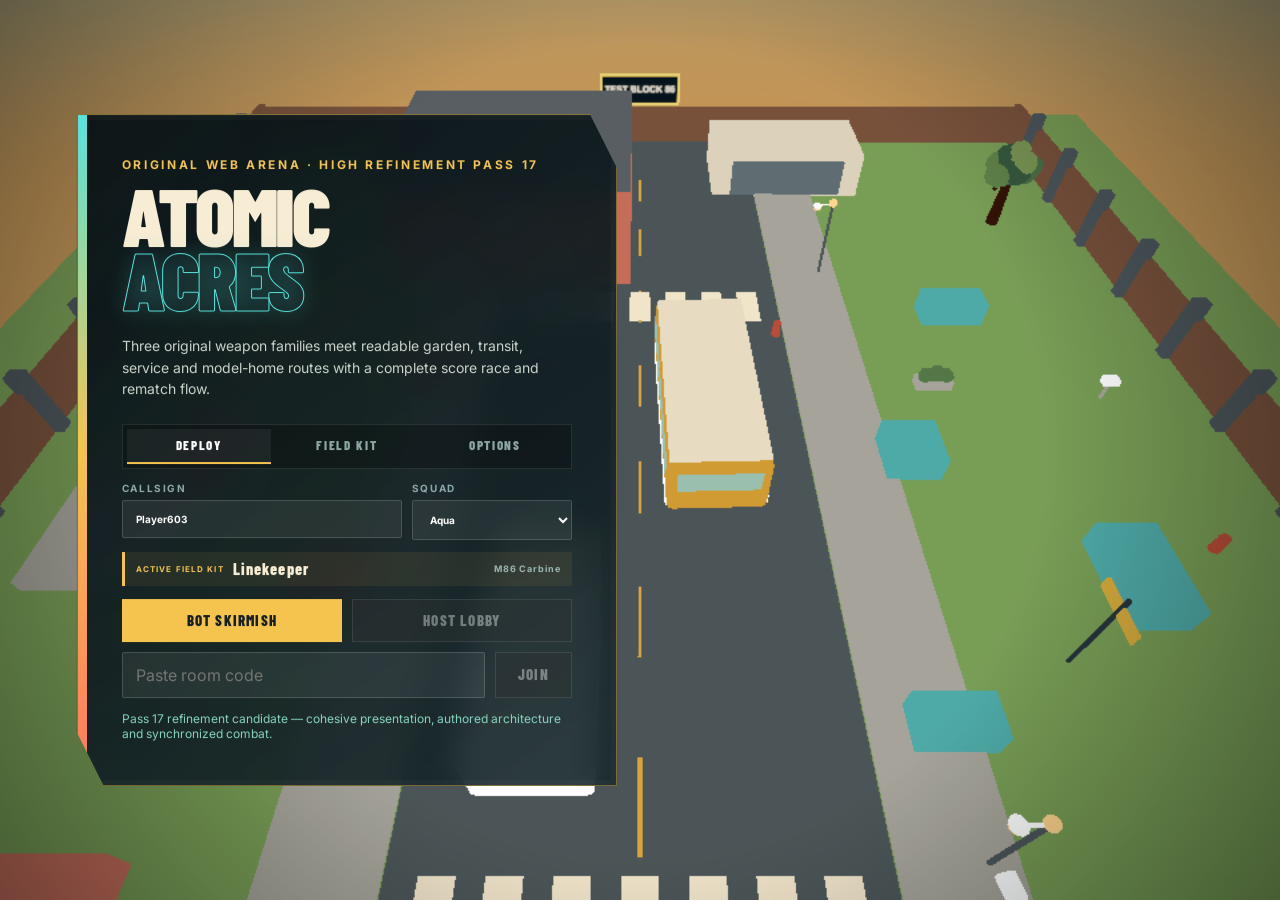
<file: index.html>
<!doctype html>
<html lang="en">
  <head>
    <meta charset="UTF-8" />
    <meta name="viewport" content="width=device-width, initial-scale=1.0" />
    <meta name="theme-color" content="#10171b" />
    <meta name="description" content="Atomic Acres: a fast original retro-future browser arena FPS with peer-to-peer multiplayer." />
    <title>Atomic Acres — Browser Arena FPS</title>
    <script type="module" crossorigin src="./assets/index-DyABOUpe.js"></script>
    <link rel="stylesheet" crossorigin href="./assets/index-DPQZawgN.css">
  </head>
  <body>
    <div id="app"></div>
  </body>
</html>
</file>
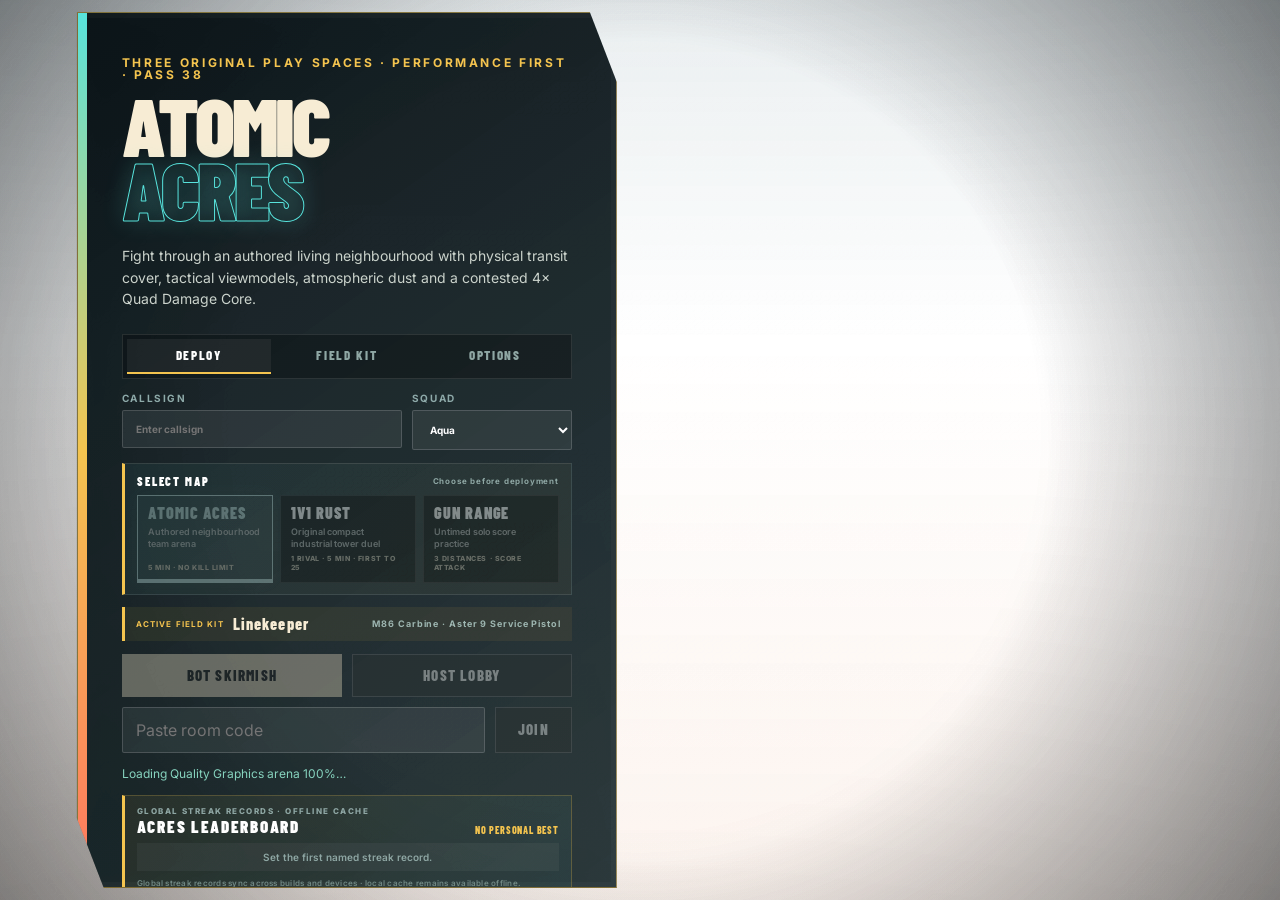
<file: review/pass38-1a7ad06-20260721-082450/index.html>
<!doctype html>
<html lang="en">
  <head>
    <meta charset="UTF-8" />
    <meta name="viewport" content="width=device-width, initial-scale=1.0" />
    <meta name="theme-color" content="#10171b" />
    <meta name="description" content="Atomic Acres: a fast original retro-future browser arena FPS with peer-to-peer multiplayer." />
    <title>Atomic Acres — Browser Arena FPS</title>
    <script type="module" crossorigin src="./assets/index-BoYRRk2w.js"></script>
    <link rel="stylesheet" crossorigin href="./assets/index-PaWK-EbO.css">
  </head>
  <body>
    <div id="app"></div>
  </body>
</html>
</file>
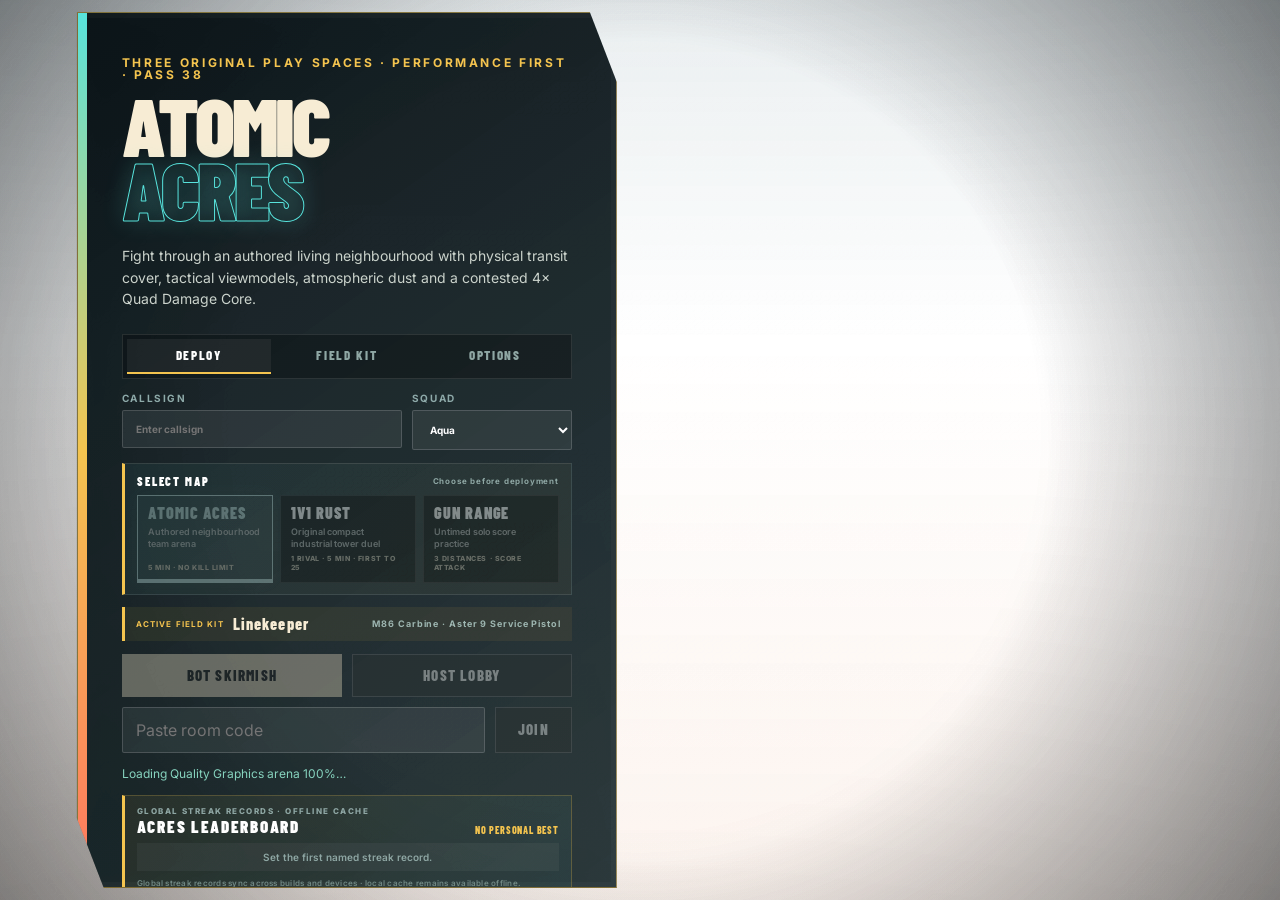
<file: review/pass38-eb8d884-20260721-075855/index.html>
<!doctype html>
<html lang="en">
  <head>
    <meta charset="UTF-8" />
    <meta name="viewport" content="width=device-width, initial-scale=1.0" />
    <meta name="theme-color" content="#10171b" />
    <meta name="description" content="Atomic Acres: a fast original retro-future browser arena FPS with peer-to-peer multiplayer." />
    <title>Atomic Acres — Browser Arena FPS</title>
    <script type="module" crossorigin src="./assets/index-DsI8IxDZ.js"></script>
    <link rel="stylesheet" crossorigin href="./assets/index-PaWK-EbO.css">
  </head>
  <body>
    <div id="app"></div>
  </body>
</html>
</file>
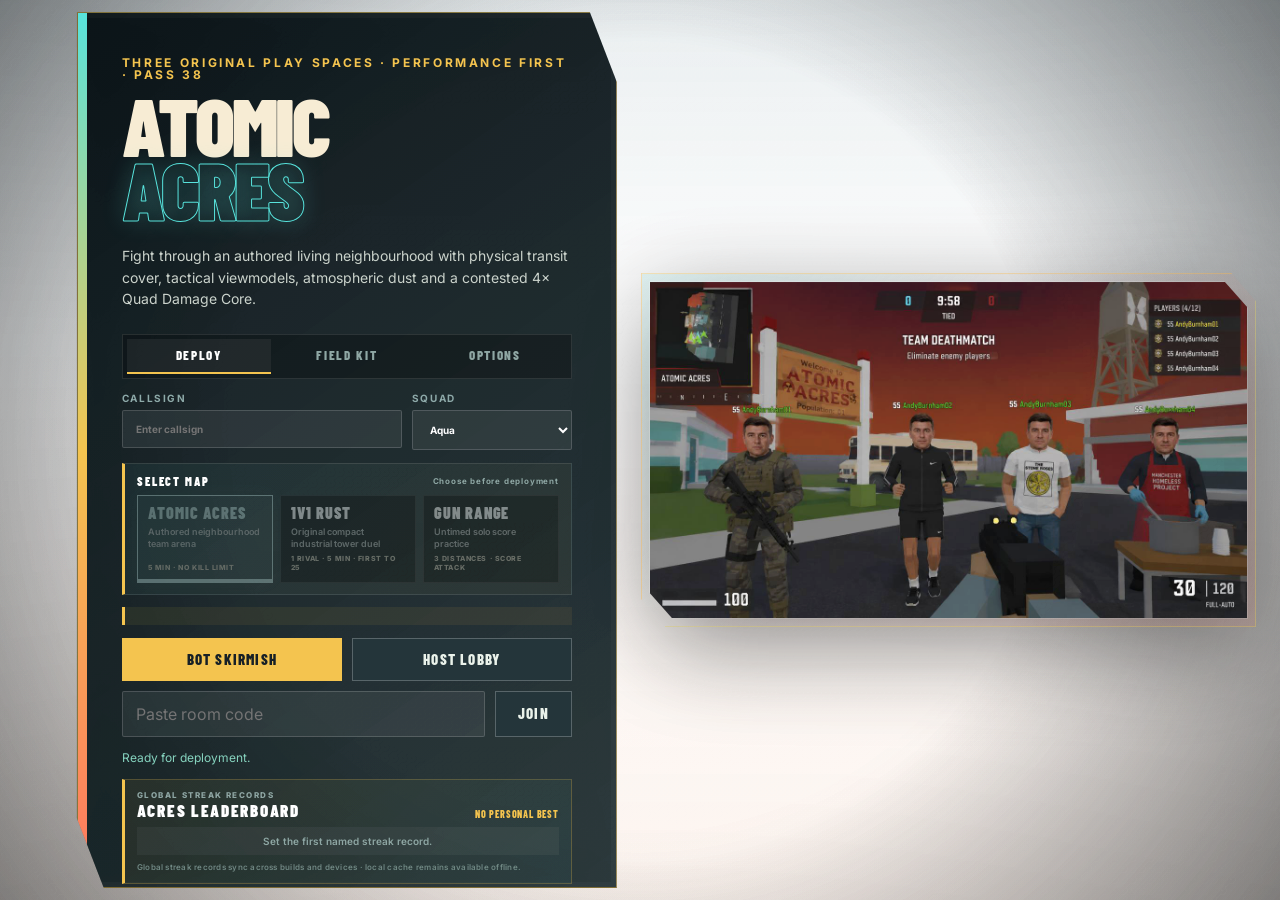
<file: review/pass39-menu-showcase-1f6b724-20260721-1230/index.html>
<!doctype html>
<html lang="en">
  <head>
    <meta charset="UTF-8" />
    <meta name="viewport" content="width=device-width, initial-scale=1.0" />
    <meta name="theme-color" content="#10171b" />
    <meta name="description" content="Atomic Acres: a fast original retro-future browser arena FPS with peer-to-peer multiplayer." />
    <title>Atomic Acres — Browser Arena FPS</title>
    <script type="module" crossorigin src="./assets/index-C0fXVSW-.js"></script>
    <link rel="stylesheet" crossorigin href="./assets/index-DwAJxhxn.css">
  </head>
  <body>
    <div id="app"></div>
  </body>
</html>
</file>
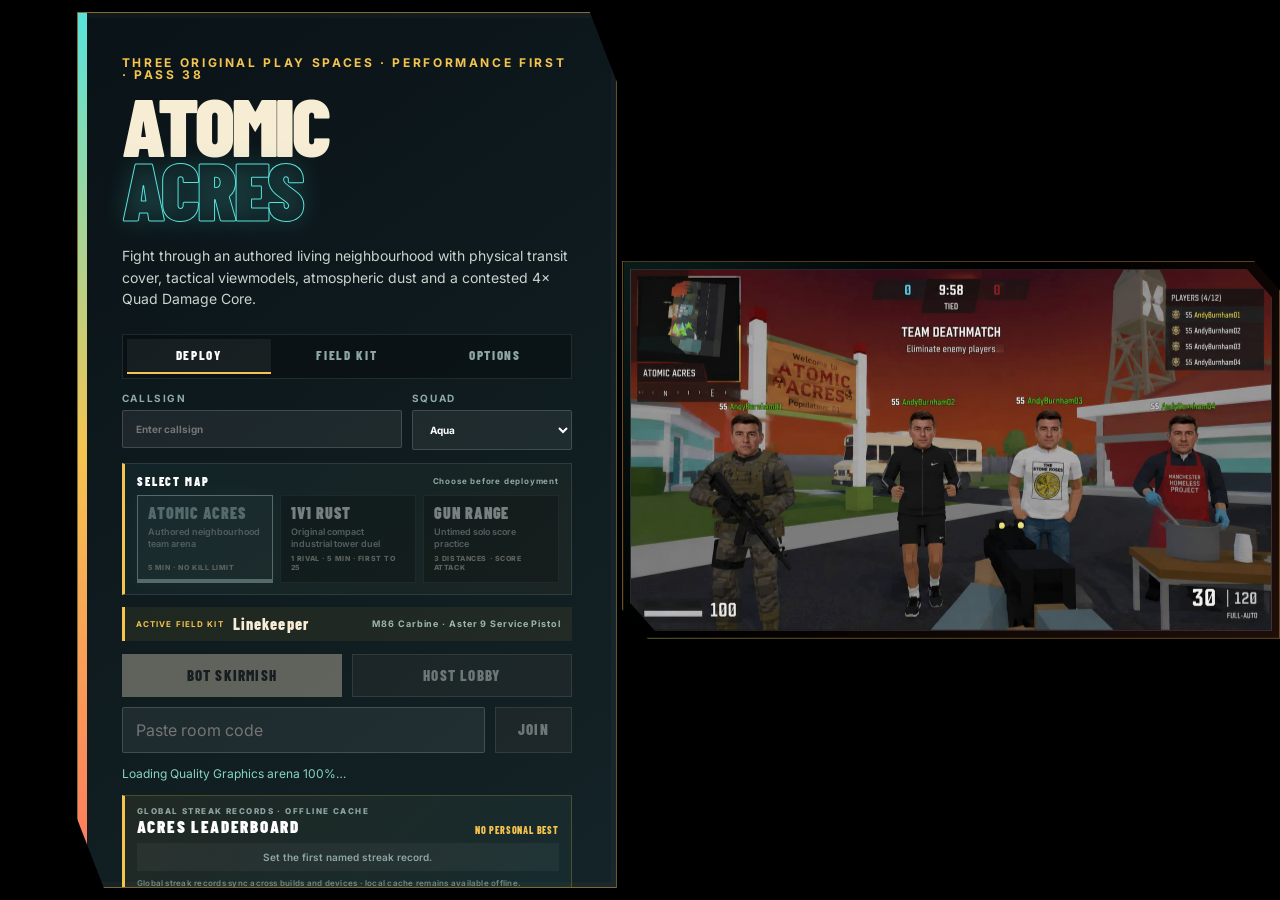
<file: review/pass39b-menu-blackout-8e2617e/index.html>
<!doctype html>
<html lang="en">
  <head>
    <meta charset="UTF-8" />
    <meta name="viewport" content="width=device-width, initial-scale=1.0" />
    <meta name="theme-color" content="#10171b" />
    <meta name="description" content="Atomic Acres: a fast original retro-future browser arena FPS with peer-to-peer multiplayer." />
    <title>Atomic Acres — Browser Arena FPS</title>
    <script type="module" crossorigin src="./assets/index-CSs8Lai-.js"></script>
    <link rel="stylesheet" crossorigin href="./assets/index-D3vr5nGJ.css">
  </head>
  <body>
    <div id="app"></div>
  </body>
</html>
</file>
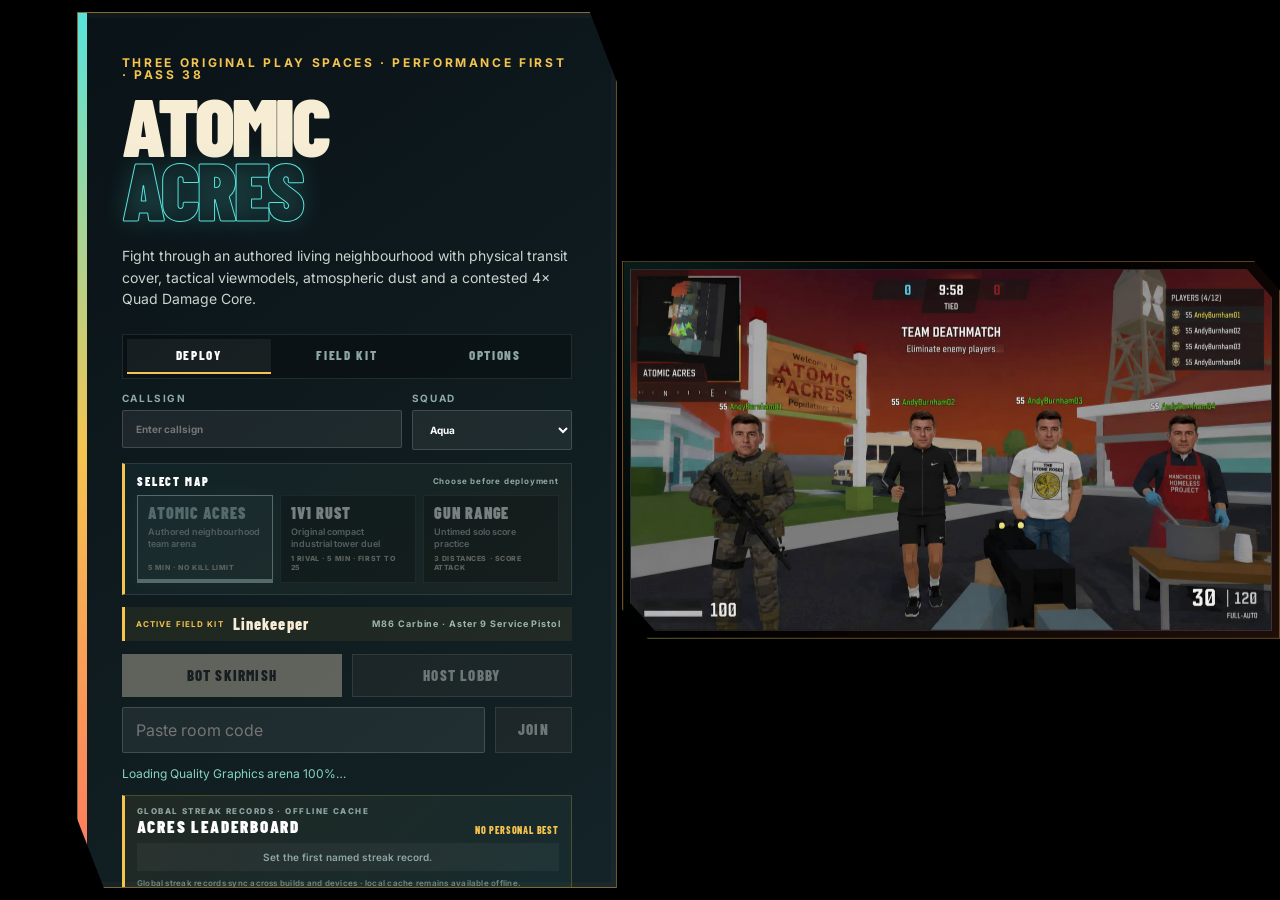
<file: review/pass40-rustworks-polish-04383ea/index.html>
<!doctype html>
<html lang="en">
  <head>
    <meta charset="UTF-8" />
    <meta name="viewport" content="width=device-width, initial-scale=1.0" />
    <meta name="theme-color" content="#10171b" />
    <meta name="description" content="Atomic Acres: a fast original retro-future browser arena FPS with peer-to-peer multiplayer." />
    <title>Atomic Acres — Browser Arena FPS</title>
    <script type="module" crossorigin src="./assets/index-Xdwxlbq2.js"></script>
    <link rel="stylesheet" crossorigin href="./assets/index-D3vr5nGJ.css">
  </head>
  <body>
    <div id="app"></div>
  </body>
</html>
</file>
<file: assets/index-DPQZawgN.css>
@import "https://fonts.googleapis.com/css2?family=Barlow+Condensed:wght@400;600;700;800;900&family=Inter:wght@400;600;700&display=swap";:root{color:#f7ecd4;font-synthesis:none;--aqua:#58e3dc;--coral:#ff765f;--gold:#f4c44f;--ink:#0c1519;--panel:#0c1519ed;background:#10171b;font-family:Inter,system-ui,sans-serif}*{box-sizing:border-box}[hidden]{display:none!important}html,body,#app{width:100%;height:100%;margin:0;overflow:hidden}button,input,select{font:inherit}button{cursor:pointer}button:disabled{cursor:not-allowed;opacity:.42;filter:grayscale(.8)}button:focus-visible,input:focus-visible,select:focus-visible{outline:2px solid var(--gold);outline-offset:2px}#game{background:#c58f67;width:100%;height:100%;display:block}#vignette{pointer-events:none;z-index:3;mix-blend-mode:multiply;background:radial-gradient(circle,#0000 52%,#04090b6b 100%);position:fixed;inset:0}#damage-flash{z-index:8;pointer-events:none;opacity:0;background:radial-gradient(circle,#0000 35%,#ff231ccc 100%);position:fixed;inset:0}#damage-flash.pulse{animation:.42s ease-out damage}@keyframes damage{0%{opacity:.9}to{opacity:0}}.hidden{display:none!important}.panel{z-index:20;-webkit-backdrop-filter:blur(16px);backdrop-filter:blur(16px);clip-path:polygon(0 0,95% 0,100% 8%,100% 100%,5% 100%,0 92%);background:linear-gradient(145deg,#0a1317f7,#16272be6);border:1px solid #f4c44f7a;width:min(540px,100vw - 36px);max-height:calc(100vh - 24px);padding:clamp(24px,4vw,44px);position:fixed;top:50%;left:clamp(18px,6vw,90px);overflow:auto;transform:translateY(-50%);box-shadow:0 30px 90px #0000008c,inset 0 0 0 5px #ffffff06}.panel:before{content:"";background:linear-gradient(var(--aqua),var(--gold),var(--coral));width:9px;height:100%;position:absolute;top:0;left:0}.eyebrow{letter-spacing:.22em;color:var(--gold);margin-bottom:12px;font:700 12px/1 Inter,sans-serif}.panel h1{letter-spacing:-.035em;text-transform:uppercase;margin:0;font:900 clamp(52px,8vw,82px)/.78 Barlow Condensed,sans-serif}.panel h1 span{color:#0000;-webkit-text-stroke:1px var(--aqua);text-shadow:0 0 25px #58e3dc33;display:block}.lede{color:#cbd3cc;max-width:470px;margin:24px 0;font-size:14px;line-height:1.55}.setup-grid{grid-template-columns:1.4fr .8fr;gap:10px;display:grid}.setup-grid label{letter-spacing:.16em;color:#8eaaa9;font:700 10px/1 Inter,sans-serif}.setup-grid input,.setup-grid select,.join-row input{color:#fff;background:#fff1;border:1px solid #ffffff29;border-radius:2px;width:100%;margin-top:7px;padding:12px 13px;display:block}.setup-grid select option{background:#17252a}.menu-actions{grid-template-columns:1fr 1fr;gap:10px;margin-top:13px;display:grid}.menu-actions button,.join-row button{color:#eaf2ea;letter-spacing:.08em;background:#24353a;border:1px solid #ffffff3d;padding:13px 16px;font:800 15px/1 Barlow Condensed,sans-serif;transition:all .15s}.menu-actions button:hover,.join-row button:hover{border-color:var(--gold);background:#30474d;transform:translateY(-1px)}.menu-actions .primary{background:var(--gold);border-color:var(--gold);color:#172026}.menu-actions #resume{background:var(--aqua);border-color:var(--aqua);grid-column:1/-1}.join-row{grid-template-columns:1fr auto;gap:10px;margin-top:10px;display:grid}.join-row input{margin:0}.join-row button{padding-inline:22px}#room-card{border-left:3px solid var(--aqua);background:#58e3dc1a;grid-template-columns:auto 1fr auto;align-items:center;gap:10px;margin-top:12px;padding:11px 12px;display:grid}#room-card span{letter-spacing:.15em;color:#9dc4c1;font-size:9px}#room-card strong{white-space:nowrap;text-overflow:ellipsis;font:700 12px/1 monospace;overflow:hidden}.small-button{color:#fff;background:0 0;border:1px solid #fff3;padding:6px 10px;font-size:10px}#network-status{color:#9cb5b2;min-height:18px;margin-top:13px;font-size:12px}#network-status[data-kind=error]{color:#ff8c7d}#network-status[data-kind=warn]{color:#f4c44f}#network-status[data-kind=ok]{color:#87d4bf}.controls{color:#9ba9a6;border-top:1px solid #ffffff1f;margin-top:16px;padding-top:14px;font-size:11px;line-height:1.7}.controls b{color:#fff}.legal{color:#667d7b;margin:10px 0 0;font-size:9px;line-height:1.5}#hud{z-index:5;pointer-events:none;text-shadow:0 2px 3px #000000c7;font-family:Barlow Condensed,sans-serif;position:fixed;inset:0}#matchbar{clip-path:polygon(3% 0,97% 0,100% 60%,93% 100%,7% 100%,0 60%);background:linear-gradient(#070e11e0,#070e1159,#0000);grid-template-columns:1fr 2fr 1fr;align-items:start;min-width:min(670px,90vw);height:75px;padding:9px 19px 0;display:grid;position:absolute;top:0;left:50%;transform:translate(-50%)}#matchbar>div:first-child{flex-direction:column;display:flex}.tiny{letter-spacing:.18em;color:#a8bdb6;font:700 9px/1 Inter,sans-serif}#timer{font:800 25px/1.1 Barlow Condensed}#scoreline{letter-spacing:.04em;justify-content:center;align-items:center;gap:15px;font:800 19px/1 Barlow Condensed;display:flex}#scoreline b{font-size:30px}#scoreline i{color:#75857f;border:1px solid #5c6b67;padding:4px 6px;font-size:12px;font-style:normal}.aqua{color:var(--aqua)}.coral{color:var(--coral)}#connection-pill{color:var(--gold);letter-spacing:.12em;border:1px solid #fff3;justify-self:end;padding:6px 9px;font:700 10px/1 Inter}#crosshair{width:30px;height:30px;position:absolute;top:50%;left:50%;transform:translate(-50%,-50%)}#crosshair i{background:#fffffff2;position:absolute;box-shadow:0 0 2px #000}#crosshair i:first-child{width:7px;height:1px;top:14px;left:0}#crosshair i:nth-child(2){width:7px;height:1px;top:14px;right:0}#crosshair i:nth-child(3){width:1px;height:7px;top:0;left:14px}#crosshair i:nth-child(4){width:1px;height:7px;bottom:0;left:14px}#hitmarker{opacity:0;color:#fff;filter:drop-shadow(0 0 4px #ffffff8c);font:700 42px/1 Inter;transition:none;position:absolute;top:50%;left:50%;transform:translate(-50%,-54%)scale(.4)}#hitmarker.show{animation:.18s ease-out hit}#hitmarker.headshot{color:var(--gold);filter:drop-shadow(0 0 8px #f4c44fe6)}@keyframes hit{0%{opacity:1;transform:translate(-50%,-54%)scale(.62)rotate(-4deg)}55%{opacity:.92;transform:translate(-50%,-54%)scale(1)}to{opacity:0;transform:translate(-50%,-54%)scale(1.28)rotate(3deg)}}#killfeed{flex-direction:column;align-items:flex-end;gap:5px;width:min(310px,42vw);display:flex;position:absolute;top:95px;right:24px}#killfeed div{background:linear-gradient(90deg,#0000,#060d10c2);border-right:2px solid #9ba9a6;max-width:100%;padding:5px 9px;font:600 13px/1.2 Inter;animation:.18s ease-out feedIn}#killfeed div.aqua{border-color:var(--aqua)}#killfeed div.coral{border-color:var(--coral)}#killfeed div.gold{border-color:var(--gold);color:var(--gold)}#killfeed div.fade{opacity:.25;transition:opacity .7s}@keyframes feedIn{0%{opacity:0;transform:translate(20px)}}#objective{letter-spacing:.18em;color:#ffffffa3;font:700 9px/1 Inter;position:absolute;top:83px;left:50%;transform:translate(-50%)}#health-block{width:220px;position:absolute;bottom:25px;left:28px}#health-block>div:first-child{justify-content:space-between;align-items:end;display:flex}#health-block span{letter-spacing:.18em;color:#d0ded6;font:800 11px/1 Inter}#health-block b{color:#fff;font:900 42px/.8 Barlow Condensed}.health-track{background:#0000009e;border:1px solid #ffffff47;height:10px;margin-top:8px;overflow:hidden;transform:skew(-14deg)}.health-track i{background:linear-gradient(90deg,var(--aqua),#dbedc7);width:100%;height:100%;transition:width .2s;display:block}.critical .health-track i{background:var(--coral);animation:1s infinite critical}.critical b{color:var(--coral)!important}@keyframes critical{50%{opacity:.45}}#weapon-block{text-align:right;border:1px solid #ffffff1f;border-right:3px solid var(--aqua);background:linear-gradient(135deg,#070f12e6,#070f12a8);min-width:272px;padding:11px 15px 10px;position:absolute;bottom:24px;right:24px;box-shadow:0 8px 22px #0000006b}#weapon-name{letter-spacing:.16em;color:#eef1e4;font:800 14px/1 Inter;display:block}.ammo-row{justify-content:flex-end;align-items:flex-end;gap:11px;margin-top:2px;display:flex}#weapon-block #ammo{color:#fff;letter-spacing:-.025em;font:900 72px/.76 Barlow Condensed}.reserve-stack{flex-direction:column;align-items:flex-end;gap:1px;padding-bottom:4px;display:flex}.reserve-stack>small{letter-spacing:.16em;color:#82938e;font:800 9px/1 Inter}.reserve-stack>span{align-items:baseline;gap:5px;display:flex}.reserve-stack i{color:#62736e;font-size:20px;font-style:normal}.reserve-stack em{color:#c1ccc6;font:800 27px/1 Barlow Condensed}#reload-state{color:#83938e;letter-spacing:.13em;min-height:13px;margin-top:3px;font:800 11px/1 Inter;display:block}#reload-state.active{color:var(--gold);font-size:12px}#room-hud{letter-spacing:.12em;color:#8ba29d;font:700 9px/1 Inter;position:absolute;bottom:104px;left:29px}#respawn{-webkit-backdrop-filter:grayscale();backdrop-filter:grayscale();background:#0e07079e;flex-direction:column;justify-content:center;align-items:center;display:flex;position:absolute;inset:0}#respawn strong{color:var(--coral);letter-spacing:.04em;font:900 72px/.9 Barlow Condensed}#respawn span{letter-spacing:.16em;margin-top:12px;font:700 11px/1 Inter}#banner{text-align:center;border-block:2px solid var(--gold);background:#081114eb;width:min(600px,80vw);padding:32px;position:absolute;top:42%;left:50%;transform:translate(-50%,-50%)}#banner strong{color:var(--gold);font:900 84px/.8 Barlow Condensed;display:block}#banner span{font-size:28px}#roster{background:#060e11f0;border:1px solid #f4c44f80;width:min(600px,86vw);padding:25px;position:absolute;top:50%;left:50%;transform:translate(-50%,-50%)}#roster h2{letter-spacing:.08em;margin:0 0 14px;font:800 28px/1 Barlow Condensed}#roster-list{gap:4px;display:grid}#roster-list>div{background:#ffffff0e;grid-template-columns:1fr 50px 50px 80px;gap:10px;padding:8px 10px;font:600 13px/1 Inter;display:grid}#roster-list b:before{content:"K ";color:#697d78}#roster-list i{font-style:normal}#roster-list i:before{content:"D ";color:#697d78}#roster-list em{text-align:right;color:#9db1aa;font-style:normal}.settings-grid{background:#ffffff09;border:1px solid #ffffff17;grid-template-columns:1fr 1fr;gap:12px;margin-top:13px;padding:12px;display:grid}.settings-grid label{letter-spacing:.14em;color:#9cb7b3;font:700 9px/1 Inter}.settings-grid input{width:100%;accent-color:var(--gold);margin-top:9px;display:block}.settings-grid select{color:#fff;letter-spacing:.05em;background:#1d3035;border:1px solid #ffffff29;width:100%;margin-top:7px;padding:7px 9px;display:block}#equipment-block{border-left:2px solid var(--gold);background:linear-gradient(90deg,#070f12c2,#0000);flex-direction:column;gap:3px;padding:8px 11px;display:flex;position:absolute;bottom:112px;left:28px}#equipment-block span,#equipment-block small{letter-spacing:.14em;color:#9eb5af;font:700 9px/1 Inter}#equipment-block b{color:#f5e8c9;letter-spacing:.08em;font:800 15px/1 Barlow Condensed}#support-block{border:1px solid #ffffff1f;border-right:3px solid var(--gold);text-align:left;background:linear-gradient(135deg,#070f12eb,#070f12b3);width:min(440px,100vw - 48px);padding:10px 11px 9px;position:absolute;bottom:145px;right:24px;box-shadow:0 8px 22px #0000006b}.support-heading{justify-content:space-between;align-items:center;margin-bottom:7px;display:flex}.support-heading span{letter-spacing:.18em;color:#d9e3dc;font:800 11px/1 Inter}.support-heading strong{letter-spacing:.1em;color:var(--gold);font:900 16px/1 Barlow Condensed}.support-list{grid-template-columns:repeat(3,minmax(0,1fr));gap:6px;display:grid}.support-list b{letter-spacing:.045em;color:#899994;background:#ffffff0b;border:1px solid #ffffff1c;grid-template-columns:29px minmax(0,1fr);align-items:center;gap:7px;min-width:0;padding:8px 7px 7px;font:800 15px/1 Barlow Condensed;display:grid;position:relative}.support-list b:after{content:"LOCKED";letter-spacing:.12em;color:#687873;font:800 7px/1 Inter;position:absolute;top:4px;right:5px}.support-list kbd{color:#dce7df;width:29px;height:29px;box-shadow:none;background:#00000052;border:1px solid #ffffff3d;place-items:center;font:900 18px/1 Barlow Condensed;display:grid}.support-list b>span{white-space:nowrap;min-width:0;display:block}.support-list b small{letter-spacing:.12em;color:#71827c;margin-bottom:3px;font:800 8px/1 Inter;display:block}.support-list b.ready{color:#fff3b7;text-shadow:0 0 8px #f4c44f66;background:#f4c44f2b;border-color:#f4c44fb3}.support-list b.ready:after{content:"READY";color:var(--gold)}.support-list b.ready kbd{border-color:var(--gold);color:var(--gold)}.support-help{text-align:right;letter-spacing:.15em;color:#aebeb7;margin-top:6px;font:800 9px/1 Inter;display:block}#hitmarker.headshot{color:var(--gold);text-shadow:0 0 12px #f4c44fe6}#ping-block{pointer-events:none;background:#070f12a8;border-top:1px solid #f4c44f73;flex-direction:column;align-items:center;gap:3px;padding:6px 12px;display:flex;position:absolute;bottom:22px;left:50%;transform:translate(-50%)}#ping-block span{letter-spacing:.18em;color:#f4c44f;font:800 9px/1 Inter}#ping-block small{letter-spacing:.1em;color:#9eb5af;font:700 8px/1 Inter}#crosshair{transition:transform 80ms}#health-block,#weapon-block,#equipment-block{filter:drop-shadow(0 4px 8px #00000073)}#countdown{color:var(--gold);text-shadow:0 0 28px #f4c44f6b,0 8px 22px #000c;font:900 clamp(84px,14vw,150px)/1 Barlow Condensed;animation:.72s ease-out countdownBeat;position:absolute;top:33%;left:50%;transform:translate(-50%,-50%)}@keyframes countdownBeat{0%{opacity:.2;transform:translate(-50%,-50%)scale(1.28)}to{opacity:1;transform:translate(-50%,-50%)scale(1)}}#scoreline b.score-pulse{animation:.48s ease-out scorePulse}@keyframes scorePulse{0%{color:var(--gold);text-shadow:0 0 18px var(--gold);transform:scale(1.65)}to{transform:none}}#banner{pointer-events:auto}#banner button{border:1px solid var(--gold);color:#fff;letter-spacing:.14em;pointer-events:auto;background:#f4c44f1f;margin:22px auto 0;padding:12px 34px;font:800 18px/1 Barlow Condensed;display:block}#banner button:hover{background:var(--gold);color:var(--ink)}#minimap{clip-path:polygon(0 0,90% 0,100% 10%,100% 100%,10% 100%,0 90%);filter:drop-shadow(0 6px 12px #00000080);opacity:.92;border:1px solid #f4c44f61;width:150px;height:150px;position:absolute;top:92px;left:24px}#location-label{border-left:2px solid var(--gold);letter-spacing:.11em;color:#dbe6da;text-align:left;background:linear-gradient(90deg,#070f12d1,#0000);width:150px;padding:5px 7px;font:800 9px/1 Inter;position:absolute;top:248px;left:24px}.menu-tabs{background:#00000045;border:1px solid #ffffff1a;grid-template-columns:repeat(3,1fr);gap:4px;margin:0 0 14px;padding:4px;display:grid}.menu-tabs button{color:#8fa7a4;letter-spacing:.13em;background:0 0;border:0;border-bottom:2px solid #0000;padding:10px 8px;font:800 13px/1 Barlow Condensed,sans-serif}.menu-tabs button:hover,.menu-tabs button.active{color:#fff;border-color:var(--gold);background:#ffffff0f}.menu-panel{animation:.16s ease-out menuPanelIn}@keyframes menuPanelIn{0%{opacity:0;transform:translateY(5px)}}.panel:has([data-menu-panel=kit].active){width:min(760px,100vw - 36px)}.selected-kit-summary{border-left:3px solid var(--gold);background:#f4c44f12;grid-template-columns:auto 1fr auto;align-items:center;gap:9px;margin-top:12px;padding:9px 11px;display:grid}.selected-kit-summary span{letter-spacing:.14em;color:var(--gold);font:700 8px/1 Inter}.selected-kit-summary strong{letter-spacing:.07em;font:800 16px/1 Barlow Condensed,sans-serif}.selected-kit-summary b{letter-spacing:.1em;color:#9eb6b1;font:700 9px/1 Inter}.kit-heading,.options-heading{justify-content:space-between;align-items:end;gap:20px;margin-bottom:12px;display:flex}.kit-heading div,.options-heading{color:#9eb4b0;font-size:12px}.kit-heading b,.options-heading b{color:#fff;letter-spacing:.08em;font:900 28px/.9 Barlow Condensed,sans-serif;display:block}.kit-heading span,.options-heading span{margin-top:5px;display:block}.kit-heading small{text-align:right;max-width:240px;color:var(--gold);letter-spacing:.07em;font-size:9px;line-height:1.35}.kit-grid{grid-template-columns:repeat(3,1fr);gap:8px;display:grid}.kit-card{text-align:left;color:#dfe9df;background:linear-gradient(150deg,#ffffff0e,#0003);border:1px solid #ffffff21;min-height:205px;padding:15px;position:relative;overflow:hidden}.kit-card:hover{border-color:#f4c44f8f;transform:translateY(-1px)}.kit-card.selected{border-color:var(--gold);background:linear-gradient(150deg,#f4c44f1f,#0000003b);box-shadow:inset 0 0 0 1px #f4c44f47}.kit-card>span{letter-spacing:.13em;color:#86aaa5;font:700 8px/1 Inter;display:block}.kit-card>strong{letter-spacing:.05em;color:#fff;margin-top:12px;font:900 25px/.9 Barlow Condensed,sans-serif;display:block}.kit-card>b{letter-spacing:.1em;color:var(--gold);margin-top:8px;font:700 10px/1 Inter;display:block}.kit-card p{color:#afbfba;min-height:46px;margin:12px 0 8px;font-size:10px;line-height:1.45}.kit-card i{color:#8fa5a1;font:600 9px/1.3 Inter}.kit-card em{letter-spacing:.12em;color:var(--gold);font:800 9px/1 Inter;display:none;position:absolute;bottom:8px;right:9px}.kit-card.selected em{display:block}@media (width<=700px){.panel{width:calc(100vw - 24px);padding:24px;left:12px}.panel h1{font-size:54px}.lede{margin:18px 0;font-size:12px}.setup-grid,.kit-grid{grid-template-columns:1fr}.kit-card{min-height:150px}.kit-heading{align-items:start}.kit-heading small{max-width:150px}.controls{display:none}#matchbar{grid-template-columns:1fr 2fr 1fr;min-width:96vw}#scoreline{gap:6px;font-size:13px}#scoreline b{font-size:23px}#connection-pill{font-size:8px}#health-block{width:145px;bottom:18px;left:16px}#weapon-block{min-width:170px;bottom:18px;right:16px}#weapon-block b{font-size:44px}#weapon-name{font-size:9px}#killfeed{top:80px;right:12px}.legal{display:none}}@media (height<=680px) and (width>=701px){.panel{max-height:calc(100vh - 24px);padding:19px 34px;top:12px;transform:none}.panel h1{font-size:52px;line-height:.76}.eyebrow{margin-bottom:8px;font-size:10px}.lede{margin:12px 0;font-size:12px;line-height:1.35}.setup-grid input,.setup-grid select,.join-row input{padding:8px 10px}.menu-actions{margin-top:9px}.menu-actions button,.join-row button{padding:10px 13px}#network-status{min-height:14px;margin-top:8px}.settings-grid{margin-top:7px;padding:8px}.settings-grid input{margin-top:5px}.controls{margin-top:8px;padding-top:8px;font-size:10px;line-height:1.45}.legal{display:none}}@media (prefers-reduced-motion:reduce){*,:before,:after{transition-duration:.01ms!important;animation-duration:.01ms!important}}#color-grade,#film-grain{pointer-events:none;z-index:2;position:fixed;inset:0}#color-grade{mix-blend-mode:soft-light;background:linear-gradient(#18495c17,#0000 38%,#dd712e14),radial-gradient(circle at 50% 48%,#0000 50%,#0b131929)}#film-grain{opacity:.075;mix-blend-mode:overlay;background:repeating-radial-gradient(circle at 20% 30%,#ffffff38 0 1px,#0000 1px 4px) 0 0/9px 11px;animation:.42s steps(2,end) infinite grainShift;inset:-20%}@keyframes grainShift{0%{transform:translate(-1.5%,1%)}25%{transform:translate(1%,-1.5%)}50%{transform:translate(1.5%,1.5%)}75%{transform:translate(-1%)}to{transform:translateY(-1%)}}.performance-render #color-grade,.performance-render #film-grain,.quality-render #color-grade,.quality-render #film-grain,.compat-render #color-grade,.compat-render #film-grain{display:none}#damage-direction{--damage-angle:0deg;width:min(34vw,380px);height:min(34vw,380px);transform:translate(-50%,-50%) rotate(var(--damage-angle));pointer-events:none;z-index:9;opacity:0;position:fixed;top:50%;left:50%}#damage-direction i{filter:drop-shadow(0 0 8px #ff2918cc);border-top:5px solid #ff4c34f5;border-radius:50%;width:34%;height:10%;position:absolute;top:3%;left:50%;transform:translate(-50%)}#damage-direction.pulse{animation:.7s ease-out damageDirection}@keyframes damageDirection{0%{opacity:1;transform:translate(-50%,-50%) rotate(var(--damage-angle)) scale(.82)}to{opacity:0;transform:translate(-50%,-50%) rotate(var(--damage-angle)) scale(1.08)}}#crosshair{--spread:10px;width:50px;height:50px}#crosshair i{transition:left 80ms,right 80ms,top 80ms,bottom 80ms,opacity .12s}#crosshair i:first-child{left:calc(50% - var(--spread) - 7px);top:50%}#crosshair i:nth-child(2){right:calc(50% - var(--spread) - 7px);top:50%}#crosshair i:nth-child(3){left:50%;top:calc(50% - var(--spread) - 7px)}#crosshair i:nth-child(4){left:50%;bottom:calc(50% - var(--spread) - 7px)}#crosshair.ads i{opacity:0}#ammo{transition:transform 80ms,color .12s;display:inline-block}#ammo.fired{animation:.13s ease-out ammoKick}@keyframes ammoKick{0%{color:var(--gold);transform:translateY(-5px)scale(1.12)}to{color:#fff;transform:none}}#weapon-block:has(#ammo:not(:empty)){transform-origin:100% 100%}#refresh-warning{z-index:45;color:#fff1c5;letter-spacing:.04em;pointer-events:none;background:#18140ceb;border:1px solid #ffbf58cc;align-items:center;gap:10px;max-width:min(720px,100vw - 24px);padding:10px 14px;font:700 12px/1.3 system-ui,sans-serif;display:flex;position:fixed;bottom:18px;left:50%;transform:translate(-50%);box-shadow:0 8px 28px #0000005c}#refresh-warning[hidden]{display:none}#refresh-warning strong{color:#ffbf58;white-space:nowrap}#refresh-warning span{letter-spacing:0;font-weight:500}
</file>
<file: review/pass38-1a7ad06-20260721-082450/assets/index-PaWK-EbO.css>
@import "https://fonts.googleapis.com/css2?family=Barlow+Condensed:wght@400;600;700;800;900&family=Inter:wght@400;600;700&display=swap";:root{color:#f7ecd4;font-synthesis:none;--aqua:#58e3dc;--coral:#ff765f;--gold:#f4c44f;--ink:#0c1519;--panel:#0c1519ed;background:#10171b;font-family:Inter,system-ui,sans-serif}*{box-sizing:border-box}[hidden]{display:none!important}html,body,#app{width:100%;height:100%;margin:0;overflow:hidden}button,input,select{font:inherit}button{cursor:pointer}button:disabled{cursor:not-allowed;opacity:.42;filter:grayscale(.8)}button:focus-visible,input:focus-visible,select:focus-visible{outline:2px solid var(--gold);outline-offset:2px}#game{background:#c58f67;width:100%;height:100%;display:block}#vignette{pointer-events:none;z-index:3;mix-blend-mode:multiply;background:radial-gradient(circle,#0000 52%,#04090b6b 100%);position:fixed;inset:0}#damage-flash{z-index:8;pointer-events:none;opacity:0;background:radial-gradient(circle,#0000 35%,#ff231ccc 100%);position:fixed;inset:0}#damage-flash.pulse{animation:.42s ease-out damage}@keyframes damage{0%{opacity:.9}to{opacity:0}}.hidden{display:none!important}.panel{z-index:20;-webkit-backdrop-filter:blur(16px);backdrop-filter:blur(16px);clip-path:polygon(0 0,95% 0,100% 8%,100% 100%,5% 100%,0 92%);background:linear-gradient(145deg,#0a1317f7,#16272be6);border:1px solid #f4c44f7a;width:min(540px,100vw - 36px);max-height:calc(100vh - 24px);padding:clamp(24px,4vw,44px);position:fixed;top:50%;left:clamp(18px,6vw,90px);overflow:auto;transform:translateY(-50%);box-shadow:0 30px 90px #0000008c,inset 0 0 0 5px #ffffff06}.panel:before{content:"";background:linear-gradient(var(--aqua),var(--gold),var(--coral));width:9px;height:100%;position:absolute;top:0;left:0}.eyebrow{letter-spacing:.22em;color:var(--gold);margin-bottom:12px;font:700 12px/1 Inter,sans-serif}.panel h1{letter-spacing:-.035em;text-transform:uppercase;margin:0;font:900 clamp(52px,8vw,82px)/.78 Barlow Condensed,sans-serif}.panel h1 span{color:#0000;-webkit-text-stroke:1px var(--aqua);text-shadow:0 0 25px #58e3dc33;display:block}.lede{color:#cbd3cc;max-width:470px;margin:24px 0;font-size:14px;line-height:1.55}.setup-grid{grid-template-columns:1.4fr .8fr;gap:10px;display:grid}.setup-grid label{letter-spacing:.16em;color:#8eaaa9;font:700 10px/1 Inter,sans-serif}.setup-grid input,.setup-grid select,.join-row input{color:#fff;background:#fff1;border:1px solid #ffffff29;border-radius:2px;width:100%;margin-top:7px;padding:12px 13px;display:block}.setup-grid select option{background:#17252a}.menu-actions{grid-template-columns:1fr 1fr;gap:10px;margin-top:13px;display:grid}.menu-actions button,.join-row button{color:#eaf2ea;letter-spacing:.08em;background:#24353a;border:1px solid #ffffff3d;padding:13px 16px;font:800 15px/1 Barlow Condensed,sans-serif;transition:all .15s}.menu-actions button:hover,.join-row button:hover{border-color:var(--gold);background:#30474d;transform:translateY(-1px)}.menu-actions .primary{background:var(--gold);border-color:var(--gold);color:#172026}.menu-actions #resume{background:var(--aqua);border-color:var(--aqua);grid-column:1/-1}.join-row{grid-template-columns:1fr auto;gap:10px;margin-top:10px;display:grid}.join-row input{margin:0}.join-row button{padding-inline:22px}#room-card{border-left:3px solid var(--aqua);background:#58e3dc1a;grid-template-columns:auto 1fr auto;align-items:center;gap:10px;margin-top:12px;padding:11px 12px;display:grid}#room-card span{letter-spacing:.15em;color:#9dc4c1;font-size:9px}#room-card strong{white-space:nowrap;text-overflow:ellipsis;font:700 12px/1 monospace;overflow:hidden}.small-button{color:#fff;background:0 0;border:1px solid #fff3;padding:6px 10px;font-size:10px}#network-status{color:#9cb5b2;min-height:18px;margin-top:13px;font-size:12px}#network-status[data-kind=error]{color:#ff8c7d}#network-status[data-kind=warn]{color:#f4c44f}#network-status[data-kind=ok]{color:#87d4bf}.controls{color:#9ba9a6;border-top:1px solid #ffffff1f;margin-top:16px;padding-top:14px;font-size:11px;line-height:1.7}.controls b{color:#fff}.legal{color:#667d7b;margin:10px 0 0;font-size:9px;line-height:1.5}#hud{z-index:5;pointer-events:none;text-shadow:0 2px 3px #000000c7;font-family:Barlow Condensed,sans-serif;position:fixed;inset:0}#matchbar{clip-path:polygon(3% 0,97% 0,100% 60%,93% 100%,7% 100%,0 60%);background:linear-gradient(#070e11e0,#070e1159,#0000);grid-template-columns:1fr 2fr 1fr;align-items:start;min-width:min(670px,90vw);height:75px;padding:9px 19px 0;display:grid;position:absolute;top:0;left:50%;transform:translate(-50%)}#fps-counter{border-right:2px solid var(--aqua);font-variant-numeric:tabular-nums;background:linear-gradient(90deg,#0000,#070f12c7);justify-content:flex-end;align-items:baseline;gap:5px;min-width:72px;padding:6px 9px;display:flex;position:absolute;top:16px;right:24px}#fps-counter b{letter-spacing:.02em;color:#fff;font:900 22px/.9 Barlow Condensed}#fps-counter span{letter-spacing:.16em;color:#9eb5af;font:800 9px/1 Inter}#fps-counter[data-pacing=strained]{border-color:var(--gold)}#fps-counter[data-pacing=slow]{border-color:var(--coral)}#fps-counter[data-pacing=slow] b{color:var(--coral)}#matchbar>div:first-child{flex-direction:column;display:flex}.tiny{letter-spacing:.18em;color:#a8bdb6;font:700 9px/1 Inter,sans-serif}#timer{font:800 25px/1.1 Barlow Condensed}#scoreline{letter-spacing:.04em;justify-content:center;align-items:center;gap:15px;font:800 19px/1 Barlow Condensed;display:flex}#scoreline b{font-size:30px}#scoreline i{color:#75857f;border:1px solid #5c6b67;padding:4px 6px;font-size:12px;font-style:normal}.aqua{color:var(--aqua)}.coral{color:var(--coral)}#connection-pill{color:var(--gold);letter-spacing:.12em;border:1px solid #fff3;justify-self:end;padding:6px 9px;font:700 10px/1 Inter}#crosshair{width:30px;height:30px;position:absolute;top:50%;left:50%;transform:translate(-50%,-50%)}#crosshair i{background:#fffffff2;position:absolute;box-shadow:0 0 2px #000}#crosshair i:first-child{width:7px;height:1px;top:14px;left:0}#crosshair i:nth-child(2){width:7px;height:1px;top:14px;right:0}#crosshair i:nth-child(3){width:1px;height:7px;top:0;left:14px}#crosshair i:nth-child(4){width:1px;height:7px;bottom:0;left:14px}#hitmarker{opacity:0;color:#fff;filter:drop-shadow(0 0 4px #ffffff8c);font:700 42px/1 Inter;transition:none;position:absolute;top:50%;left:50%;transform:translate(-50%,-54%)scale(.4)}#hitmarker.show{animation:.18s ease-out hit}#hitmarker.headshot{color:var(--gold);filter:drop-shadow(0 0 8px #f4c44fe6)}@keyframes hit{0%{opacity:1;transform:translate(-50%,-54%)scale(.62)rotate(-4deg)}55%{opacity:.92;transform:translate(-50%,-54%)scale(1)}to{opacity:0;transform:translate(-50%,-54%)scale(1.28)rotate(3deg)}}#killfeed{flex-direction:column;align-items:flex-end;gap:5px;width:min(310px,42vw);display:flex;position:absolute;top:95px;right:24px}#killfeed div{background:linear-gradient(90deg,#0000,#060d10c2);border-right:2px solid #9ba9a6;max-width:100%;padding:5px 9px;font:600 13px/1.2 Inter;animation:.18s ease-out feedIn}#killfeed div.aqua{border-color:var(--aqua)}#killfeed div.coral{border-color:var(--coral)}#killfeed div.gold{border-color:var(--gold);color:var(--gold)}#killfeed div.fade{opacity:.25;transition:opacity .7s}@keyframes feedIn{0%{opacity:0;transform:translate(20px)}}#objective{letter-spacing:.18em;color:#ffffffa3;font:700 9px/1 Inter;position:absolute;top:83px;left:50%;transform:translate(-50%)}#health-block{width:220px;position:absolute;bottom:25px;left:28px}#health-block>div:first-child{justify-content:space-between;align-items:end;display:flex}#health-block span{letter-spacing:.18em;color:#d0ded6;font:800 11px/1 Inter}#health-block b{color:#fff;font:900 42px/.8 Barlow Condensed}.health-track{background:#0000009e;border:1px solid #ffffff47;height:10px;margin-top:8px;overflow:hidden;transform:skew(-14deg)}.health-track i{background:linear-gradient(90deg,var(--aqua),#dbedc7);width:100%;height:100%;transition:width .2s;display:block}.critical .health-track i{background:var(--coral);animation:1s infinite critical}.critical b{color:var(--coral)!important}@keyframes critical{50%{opacity:.45}}#weapon-block{text-align:right;border:1px solid #ffffff1f;border-right:3px solid var(--aqua);background:linear-gradient(135deg,#070f12e6,#070f12a8);min-width:272px;padding:11px 15px 10px;position:absolute;bottom:24px;right:24px;box-shadow:0 8px 22px #0000006b}#weapon-name{letter-spacing:.16em;color:#eef1e4;font:800 14px/1 Inter;display:block}.ammo-row{justify-content:flex-end;align-items:flex-end;gap:11px;margin-top:2px;display:flex}#weapon-block #ammo{color:#fff;letter-spacing:-.025em;font:900 72px/.76 Barlow Condensed}.reserve-stack{flex-direction:column;align-items:flex-end;gap:1px;padding-bottom:4px;display:flex}.reserve-stack>small{letter-spacing:.16em;color:#82938e;font:800 9px/1 Inter}.reserve-stack>span{align-items:baseline;gap:5px;display:flex}.reserve-stack i{color:#62736e;font-size:20px;font-style:normal}.reserve-stack em{color:#c1ccc6;font:800 27px/1 Barlow Condensed}#reload-state{color:#83938e;letter-spacing:.13em;min-height:13px;margin-top:3px;font:800 11px/1 Inter;display:block}#reload-state.active{color:var(--gold);font-size:12px}#room-hud{letter-spacing:.12em;color:#8ba29d;font:700 9px/1 Inter;position:absolute;bottom:104px;left:29px}#respawn{-webkit-backdrop-filter:grayscale();backdrop-filter:grayscale();background:#0e07079e;flex-direction:column;justify-content:center;align-items:center;display:flex;position:absolute;inset:0}#respawn strong{color:var(--coral);letter-spacing:.04em;font:900 72px/.9 Barlow Condensed}#respawn span{letter-spacing:.16em;margin-top:12px;font:700 11px/1 Inter}#banner{text-align:center;border-block:2px solid var(--gold);background:#081114eb;width:min(600px,80vw);padding:32px;position:absolute;top:42%;left:50%;transform:translate(-50%,-50%)}#banner strong{color:var(--gold);font:900 84px/.8 Barlow Condensed;display:block}#banner span{font-size:28px}#roster{background:#060e11f0;border:1px solid #f4c44f80;width:min(600px,86vw);padding:25px;position:absolute;top:50%;left:50%;transform:translate(-50%,-50%)}#roster h2{letter-spacing:.08em;margin:0 0 14px;font:800 28px/1 Barlow Condensed}#roster-list{gap:4px;display:grid}#roster-list>div{background:#ffffff0e;grid-template-columns:1fr 50px 50px 80px;gap:10px;padding:8px 10px;font:600 13px/1 Inter;display:grid}#roster-list b:before{content:"K ";color:#697d78}#roster-list i{font-style:normal}#roster-list i:before{content:"D ";color:#697d78}#roster-list em{text-align:right;color:#9db1aa;font-style:normal}.settings-grid{background:#ffffff09;border:1px solid #ffffff17;grid-template-columns:1fr 1fr;gap:12px;margin-top:13px;padding:12px;display:grid}.settings-grid label{letter-spacing:.14em;color:#9cb7b3;font:700 9px/1 Inter}.settings-grid input{width:100%;accent-color:var(--gold);margin-top:9px;display:block}.settings-grid select{color:#fff;letter-spacing:.05em;background:#1d3035;border:1px solid #ffffff29;width:100%;margin-top:7px;padding:7px 9px;display:block}#equipment-block{border-left:2px solid var(--gold);background:linear-gradient(90deg,#070f12c2,#0000);flex-direction:column;gap:3px;padding:8px 11px;display:flex;position:absolute;bottom:112px;left:28px}#equipment-block span,#equipment-block small{letter-spacing:.14em;color:#9eb5af;font:700 9px/1 Inter}#equipment-block b{color:#f5e8c9;letter-spacing:.08em;font:800 15px/1 Barlow Condensed}#support-block{border:1px solid #ffffff24;border-right:3px solid var(--gold);text-align:left;background:linear-gradient(135deg,#070f12f0,#070f12bd);width:min(760px,100vw - 48px);padding:10px 12px 9px;position:absolute;bottom:145px;right:24px;box-shadow:0 8px 22px #0000006b}.support-heading{justify-content:space-between;align-items:center;margin-bottom:7px;display:flex}.support-heading span{letter-spacing:.18em;color:#d9e3dc;font:800 11px/1 Inter}.support-heading strong{letter-spacing:.1em;color:var(--gold);font:900 16px/1 Barlow Condensed}.support-list{grid-template-columns:repeat(5,minmax(0,1fr));gap:7px;display:grid}.support-list b{color:#899994;background:#ffffff0b;border:1px solid #ffffff1f;grid-template-rows:auto minmax(26px,auto) auto;gap:5px;min-width:0;min-height:76px;padding:7px 8px 6px;display:grid;overflow:hidden}.support-meta{align-items:center;gap:6px;min-width:0;display:flex}.support-list kbd{color:#dce7df;width:24px;height:24px;box-shadow:none;background:#00000052;border:1px solid #ffffff3d;flex:0 0 24px;place-items:center;font:900 15px/1 Barlow Condensed;display:grid}.support-meta small{letter-spacing:.1em;color:#71827c;white-space:nowrap;min-width:0;font:800 8px/1 Inter}.support-name{letter-spacing:.045em;min-width:0;color:inherit;white-space:normal;overflow-wrap:anywhere;align-items:center;font:900 14px/.92 Barlow Condensed;display:flex}.support-state{letter-spacing:.15em;color:#687873;align-self:end;font:900 8px/1 Inter}.support-list b.ready{color:#fff3b7;text-shadow:0 0 8px #f4c44f59;background:#f4c44f2b;border-color:#f4c44fb8}.support-list b.ready .support-state{color:var(--gold)}.support-list b.ready kbd{border-color:var(--gold);color:var(--gold)}.support-list b.controller-selected{outline-offset:1px;outline:2px solid #80f5f0e6}.support-help{text-align:right;letter-spacing:.13em;color:#aebeb7;margin-top:7px;font:800 8px/1 Inter;display:block}#hitmarker.headshot{color:var(--gold);text-shadow:0 0 12px #f4c44fe6}#ping-block{pointer-events:none;background:#070f12a8;border-top:1px solid #f4c44f73;flex-direction:column;align-items:center;gap:3px;padding:6px 12px;display:flex;position:absolute;bottom:22px;left:50%;transform:translate(-50%)}#ping-block span{letter-spacing:.18em;color:#f4c44f;font:800 9px/1 Inter}#ping-block small{letter-spacing:.1em;color:#9eb5af;font:700 8px/1 Inter}#crosshair{transition:transform 80ms}#health-block,#weapon-block,#equipment-block{filter:drop-shadow(0 4px 8px #00000073)}#countdown{color:var(--gold);text-shadow:0 0 28px #f4c44f6b,0 8px 22px #000c;font:900 clamp(84px,14vw,150px)/1 Barlow Condensed;animation:.72s ease-out countdownBeat;position:absolute;top:33%;left:50%;transform:translate(-50%,-50%)}@keyframes countdownBeat{0%{opacity:.2;transform:translate(-50%,-50%)scale(1.28)}to{opacity:1;transform:translate(-50%,-50%)scale(1)}}#scoreline b.score-pulse{animation:.48s ease-out scorePulse}@keyframes scorePulse{0%{color:var(--gold);text-shadow:0 0 18px var(--gold);transform:scale(1.65)}to{transform:none}}#banner{pointer-events:auto}#banner button{border:1px solid var(--gold);color:#fff;letter-spacing:.14em;pointer-events:auto;background:#f4c44f1f;margin:22px auto 0;padding:12px 34px;font:800 18px/1 Barlow Condensed;display:block}#banner button:hover{background:var(--gold);color:var(--ink)}#minimap{clip-path:polygon(0 0,90% 0,100% 10%,100% 100%,10% 100%,0 90%);filter:drop-shadow(0 6px 12px #00000080);opacity:.92;border:1px solid #f4c44f61;width:150px;height:150px;position:absolute;top:92px;left:24px}#location-label{border-left:2px solid var(--gold);letter-spacing:.11em;color:#dbe6da;text-align:left;background:linear-gradient(90deg,#070f12d1,#0000);width:150px;padding:5px 7px;font:800 9px/1 Inter;position:absolute;top:248px;left:24px}.menu-tabs{background:#00000045;border:1px solid #ffffff1a;grid-template-columns:repeat(3,1fr);gap:4px;margin:0 0 14px;padding:4px;display:grid}.menu-tabs button{color:#8fa7a4;letter-spacing:.13em;background:0 0;border:0;border-bottom:2px solid #0000;padding:10px 8px;font:800 13px/1 Barlow Condensed,sans-serif}.menu-tabs button:hover,.menu-tabs button.active{color:#fff;border-color:var(--gold);background:#ffffff0f}.menu-panel{animation:.16s ease-out menuPanelIn}@keyframes menuPanelIn{0%{opacity:0;transform:translateY(5px)}}.panel:has([data-menu-panel=kit].active){width:min(760px,100vw - 36px)}.selected-kit-summary{border-left:3px solid var(--gold);background:#f4c44f12;grid-template-columns:auto 1fr auto;align-items:center;gap:9px;margin-top:12px;padding:9px 11px;display:grid}.selected-kit-summary span{letter-spacing:.14em;color:var(--gold);font:700 8px/1 Inter}.selected-kit-summary strong{letter-spacing:.07em;font:800 16px/1 Barlow Condensed,sans-serif}.selected-kit-summary b{letter-spacing:.1em;color:#9eb6b1;font:700 9px/1 Inter}.kit-heading,.options-heading{justify-content:space-between;align-items:end;gap:20px;margin-bottom:12px;display:flex}.kit-heading div,.options-heading{color:#9eb4b0;font-size:12px}.kit-heading b,.options-heading b{color:#fff;letter-spacing:.08em;font:900 28px/.9 Barlow Condensed,sans-serif;display:block}.kit-heading span,.options-heading span{margin-top:5px;display:block}.kit-heading small{text-align:right;max-width:240px;color:var(--gold);letter-spacing:.07em;font-size:9px;line-height:1.35}.kit-grid{grid-template-columns:repeat(3,1fr);gap:8px;display:grid}.kit-card{text-align:left;color:#dfe9df;background:linear-gradient(150deg,#ffffff0e,#0003);border:1px solid #ffffff21;min-height:205px;padding:15px;position:relative;overflow:hidden}.kit-card:hover{border-color:#f4c44f8f;transform:translateY(-1px)}.kit-card.selected{border-color:var(--gold);background:linear-gradient(150deg,#f4c44f1f,#0000003b);box-shadow:inset 0 0 0 1px #f4c44f47}.kit-card>span{letter-spacing:.13em;color:#86aaa5;font:700 8px/1 Inter;display:block}.kit-card>strong{letter-spacing:.05em;color:#fff;margin-top:12px;font:900 25px/.9 Barlow Condensed,sans-serif;display:block}.kit-card>b{letter-spacing:.1em;color:var(--gold);margin-top:8px;font:700 10px/1 Inter;display:block}.kit-card p{color:#afbfba;min-height:46px;margin:12px 0 8px;font-size:10px;line-height:1.45}.kit-card i{color:#8fa5a1;font:600 9px/1.3 Inter}.kit-card em{letter-spacing:.12em;color:var(--gold);font:800 9px/1 Inter;display:none;position:absolute;bottom:8px;right:9px}.kit-card.selected em{display:block}@media (width<=700px){.panel{width:calc(100vw - 24px);padding:24px;left:12px}.panel h1{font-size:54px}.lede{margin:18px 0;font-size:12px}.setup-grid,.kit-grid{grid-template-columns:1fr}.kit-card{min-height:150px}.kit-heading{align-items:start}.kit-heading small{max-width:150px}.controls{display:none}#matchbar{grid-template-columns:1fr 2fr 1fr;min-width:96vw}#scoreline{gap:6px;font-size:13px}#scoreline b{font-size:23px}#connection-pill{font-size:8px}#health-block{width:145px;bottom:18px;left:16px}#weapon-block{min-width:170px;bottom:18px;right:16px}#weapon-block b{font-size:44px}#weapon-name{font-size:9px}#killfeed{top:80px;right:12px}.legal{display:none}}@media (height<=680px) and (width>=701px){.panel{max-height:calc(100vh - 24px);padding:19px 34px;top:12px;transform:none}.panel h1{font-size:52px;line-height:.76}.eyebrow{margin-bottom:8px;font-size:10px}.lede{margin:12px 0;font-size:12px;line-height:1.35}.setup-grid input,.setup-grid select,.join-row input{padding:8px 10px}.menu-actions{margin-top:9px}.menu-actions button,.join-row button{padding:10px 13px}#network-status{min-height:14px;margin-top:8px}.settings-grid{margin-top:7px;padding:8px}.settings-grid input{margin-top:5px}.controls{margin-top:8px;padding-top:8px;font-size:10px;line-height:1.45}.legal{display:none}}@media (prefers-reduced-motion:reduce){*,:before,:after{transition-duration:.01ms!important;animation-duration:.01ms!important}}.setup-grid input.invalid{border-color:var(--coral);box-shadow:0 0 0 1px #ff765f59}.input-error{color:#ff9a89;letter-spacing:.04em;text-transform:none;margin-top:5px;font:700 9px/1.2 Inter;display:block}#high-score-card{border:1px solid #f4c44f38;border-left:3px solid var(--gold);background:linear-gradient(135deg,#f4c44f13,#58e3dc0b);margin-top:11px;padding:11px 12px}.high-score-heading{justify-content:space-between;align-items:end;gap:10px;margin-bottom:8px;display:flex}.high-score-heading span{flex-direction:column;gap:3px;display:flex}.high-score-heading small{letter-spacing:.18em;color:#8fa7a4;font:800 8px/1 Inter}.high-score-heading strong{letter-spacing:.1em;color:#fff;font:900 17px/1 Barlow Condensed}.high-score-heading>b{letter-spacing:.08em;color:var(--gold);text-align:right;font:800 10px/1 Barlow Condensed}#high-score-list{counter-reset:records;gap:3px;max-height:150px;margin:0;padding:0;list-style:none;display:grid;overflow:auto}#high-score-list li{background:#ffffff0b;grid-template-columns:22px minmax(90px,1fr) auto auto;align-items:center;gap:7px;padding:5px 7px;font:700 10px/1 Inter;display:grid}#high-score-list li>b{color:var(--gold);font:900 13px/1 Barlow Condensed}#high-score-list li>strong{text-overflow:ellipsis;white-space:nowrap;color:#f5eee0;overflow:hidden}#high-score-list li>span{color:var(--aqua);letter-spacing:.05em}#high-score-list li>small{color:#8fa7a4;letter-spacing:.03em;font-size:8px}#high-score-list li.empty{color:#8fa7a4;text-align:center;padding:9px;font-weight:600;display:block}#high-score-card>p{color:#718984;letter-spacing:.03em;margin:7px 0 0;font:600 8px/1.3 Inter}@media (width<=700px){#high-score-list li{grid-template-columns:18px minmax(70px,1fr) auto}#high-score-list li>small{display:none}.high-score-heading>b{max-width:130px}}#color-grade,#film-grain{pointer-events:none;z-index:2;position:fixed;inset:0}#color-grade{mix-blend-mode:soft-light;background:linear-gradient(#18495c17,#0000 38%,#dd712e14),radial-gradient(circle at 50% 48%,#0000 50%,#0b131929)}#film-grain{opacity:.075;mix-blend-mode:overlay;background:repeating-radial-gradient(circle at 20% 30%,#ffffff38 0 1px,#0000 1px 4px) 0 0/9px 11px;animation:.42s steps(2,end) infinite grainShift;inset:-20%}@keyframes grainShift{0%{transform:translate(-1.5%,1%)}25%{transform:translate(1%,-1.5%)}50%{transform:translate(1.5%,1.5%)}75%{transform:translate(-1%)}to{transform:translateY(-1%)}}.performance-render #color-grade,.performance-render #film-grain,.compat-render #color-grade,.compat-render #film-grain{display:none}#damage-direction{--damage-angle:0deg;width:min(34vw,380px);height:min(34vw,380px);transform:translate(-50%,-50%) rotate(var(--damage-angle));pointer-events:none;z-index:9;opacity:0;position:fixed;top:50%;left:50%}#damage-direction i{filter:drop-shadow(0 0 8px #ff2918cc);border-top:5px solid #ff4c34f5;border-radius:50%;width:34%;height:10%;position:absolute;top:3%;left:50%;transform:translate(-50%)}#damage-direction.pulse{animation:.7s ease-out damageDirection}@keyframes damageDirection{0%{opacity:1;transform:translate(-50%,-50%) rotate(var(--damage-angle)) scale(.82)}to{opacity:0;transform:translate(-50%,-50%) rotate(var(--damage-angle)) scale(1.08)}}#crosshair{--spread:10px;width:50px;height:50px}#crosshair:after{content:"";background:#fff;border-radius:50%;width:3px;height:3px;position:absolute;top:50%;left:50%;transform:translate(-50%,-50%);box-shadow:0 0 0 1px #000000e6,0 0 4px #ffffffd9}#crosshair i{transition:left 80ms,right 80ms,top 80ms,bottom 80ms,opacity .12s}#crosshair i:first-child{left:calc(50% - var(--spread) - 7px);top:50%}#crosshair i:nth-child(2){right:calc(50% - var(--spread) - 7px);top:50%}#crosshair i:nth-child(3){left:50%;top:calc(50% - var(--spread) - 7px)}#crosshair i:nth-child(4){left:50%;bottom:calc(50% - var(--spread) - 7px)}#crosshair.ads i{opacity:0}#ammo{transition:transform 80ms,color .12s;display:inline-block}#ammo.fired{animation:.13s ease-out ammoKick}@keyframes ammoKick{0%{color:var(--gold);transform:translateY(-5px)scale(1.12)}to{color:#fff;transform:none}}#weapon-block:has(#ammo:not(:empty)){transform-origin:100% 100%}#refresh-warning{z-index:45;color:#fff1c5;letter-spacing:.04em;pointer-events:none;background:#18140ceb;border:1px solid #ffbf58cc;align-items:center;gap:10px;max-width:min(720px,100vw - 24px);padding:10px 14px;font:700 12px/1.3 system-ui,sans-serif;display:flex;position:fixed;bottom:18px;left:50%;transform:translate(-50%);box-shadow:0 8px 28px #0000005c}#refresh-warning[hidden]{display:none}#refresh-warning strong{color:#ffbf58;white-space:nowrap}#refresh-warning span{letter-spacing:0;font-weight:500}#minimap{opacity:.96;border-width:2px;width:300px;height:300px}#map-heading{z-index:1;text-align:center;letter-spacing:.16em;color:#fff7df;text-shadow:0 2px 5px #000;pointer-events:none;width:300px;font:900 12px/1 Inter;position:absolute;top:101px;left:24px}#location-label{width:300px;padding:7px 9px;font-size:10px;top:398px}#pickup-prompt{border:1px solid #ffffff2e;border-bottom:3px solid var(--gold);text-align:left;background:#070f12e6;grid-template-columns:auto auto;grid-template-areas:"key action""key weapon";align-items:center;column-gap:10px;min-width:250px;padding:10px 15px;display:grid;position:absolute;bottom:92px;left:50%;transform:translate(-50%);box-shadow:0 8px 24px #00000080}#pickup-prompt kbd{border:1px solid var(--gold);color:#fff;background:#f4c44f21;grid-area:key;place-items:center;width:38px;height:38px;font:900 22px/1 Barlow Condensed;display:grid}#pickup-prompt span{letter-spacing:.17em;color:var(--gold);grid-area:action;font:800 9px/1 Inter}#pickup-prompt strong{letter-spacing:.06em;color:#fff;grid-area:weapon;font:900 18px/1.05 Barlow Condensed}#strike-map-overlay{z-index:42;border:2px solid var(--gold);pointer-events:auto;color:#f7ecd4;background:linear-gradient(145deg,#081418fa,#142a2ef7);width:min(560px,100vw - 28px);padding:16px;position:fixed;top:50%;left:50%;transform:translate(-50%,-50%);box-shadow:0 28px 90px #000000b8}#strike-map-overlay header{grid-template-columns:auto 1fr auto;align-items:center;gap:12px;margin-bottom:11px;font-family:Barlow Condensed;display:grid}#strike-map-overlay header span{letter-spacing:.15em;color:var(--gold);font:900 17px/1 Inter}#strike-map-overlay header strong{text-align:center;letter-spacing:.06em;font:900 27px/1 Barlow Condensed}#strike-map-overlay header b{background:#ffffff14;padding:6px 9px;font:900 17px/1 Barlow Condensed}#strike-map{aspect-ratio:1;cursor:crosshair;touch-action:none;border:1px solid #ffffff38;width:min(480px,100vw - 62px,100vh - 118px);height:auto;margin:auto;display:block}#strike-map-overlay footer{letter-spacing:.14em;color:#b7c9c3;justify-content:space-between;align-items:center;gap:12px;margin-top:10px;font:800 10px/1 Inter;display:flex}#strike-map-overlay footer strong{color:#ff8d73;white-space:nowrap;background:#ff463121;border:1px solid #ff5f449e;padding:7px 9px}#strike-map-overlay footer span{text-align:right}#strike-map-overlay footer kbd{color:var(--gold)}@media (width>=701px){.kit-grid{grid-template-columns:repeat(4,minmax(0,1fr))}.panel:has([data-menu-panel=kit].active){width:min(920px,100vw - 36px)}}@media (width<=700px){#minimap{width:240px;height:240px;top:82px;left:12px}#map-heading{width:240px;top:91px;left:12px}#location-label{width:240px;top:328px;left:12px}#pickup-prompt{min-width:220px;bottom:82px}#strike-map-overlay{padding:11px}#strike-map-overlay header strong{font-size:20px}#strike-map-overlay footer{flex-direction:column;align-items:stretch}#strike-map-overlay footer strong,#strike-map-overlay footer span{text-align:center}}@media (height<=600px) and (width>=701px){#minimap{width:240px;height:240px}#map-heading{width:240px}#location-label{width:240px;top:338px}}#sniper-scope{z-index:12;pointer-events:none;background:radial-gradient(circle,#14464809 0 min(37vh,28vw),#020608f5 calc(min(37vh,28vw) + 5px),#010304 100%);position:absolute;inset:0}#sniper-scope[hidden]{display:none}#hud.sniper-scope-active>:not(#sniper-scope):not(#hitmarker){opacity:0!important}#sniper-scope .scope-ring{aspect-ratio:1;border:6px solid #11191b;border-radius:50%;width:min(74vh,56vw);position:absolute;top:50%;left:50%;transform:translate(-50%,-50%);box-shadow:inset 0 0 0 2px #8ee8ee33,inset 0 0 38px #040f1257,0 0 0 2px #000}#sniper-scope .scope-reticle{aspect-ratio:1;filter:drop-shadow(0 0 1px #ffffff8c);border-radius:50%;width:min(70vh,53vw);position:absolute;top:50%;left:50%;overflow:hidden;transform:translate(-50%,-50%)}#sniper-scope .scope-reticle:before,#sniper-scope .scope-reticle:after{content:"";background:#091414e6;position:absolute;top:50%;left:50%;transform:translate(-50%,-50%)}#sniper-scope .scope-reticle:before{width:1px;height:100%}#sniper-scope .scope-reticle:after{width:100%;height:1px}#sniper-scope .scope-reticle i{background:#0c1718;border:1px solid #fffffff2;border-radius:50%;width:5px;height:5px;position:absolute;top:50%;left:50%;transform:translate(-50%,-50%);box-shadow:0 0 4px #fffc}#sniper-scope .scope-reticle b{background:linear-gradient(#0a1516 0 38%,#0000 38% 48%,#0a1516 48% 52%,#0000 52% 62%,#0a1516 62%);width:2px;height:24%;position:absolute;top:52%;left:50%;transform:translate(-50%)}#sniper-scope .scope-reticle span,#sniper-scope .scope-reticle em{border-top:1px solid #091414e6;border-bottom:1px solid #091414b8;width:9%;height:4px;position:absolute;top:50%;transform:translateY(-50%)}#sniper-scope .scope-reticle span{left:24%}#sniper-scope .scope-reticle em{right:24%}#sniper-scope>small{letter-spacing:.22em;color:#ddf7f1cc;text-shadow:0 1px 3px #000;font:900 11px/1 Inter;position:absolute;top:calc(50% - min(37vh,28vw) + 16px);left:50%;transform:translate(-50%)}.atomic-signal-render #color-grade,.atomic-signal-render #film-grain,.atomic-signal-render #vignette{display:none}#fps-counter{z-index:4;top:max(16px,env(safe-area-inset-top));right:max(24px,env(safe-area-inset-right))}@media (width<=700px){#fps-counter{top:max(12px,env(safe-area-inset-top));right:max(12px,env(safe-area-inset-right))}}#overdrive-hud{background:linear-gradient(90deg,#19163ae6,#0b393ee6);border:2px solid #8f7cff;border-inline:1px solid #7ef6ee80;grid-template-columns:auto auto;grid-template-areas:"label time""name time";align-items:center;gap:2px 12px;min-width:210px;padding:9px 13px;display:grid;position:absolute;top:116px;left:50%;transform:translate(-50%);box-shadow:0 0 24px #7062ff4d,0 8px 22px #0000007a}#overdrive-hud small{letter-spacing:.2em;color:#79f3eb;grid-area:label;font:900 8px/1 Inter}#overdrive-hud span{letter-spacing:.08em;color:#fff;grid-area:name;font:900 22px/.9 Barlow Condensed}#overdrive-hud strong{font-variant-numeric:tabular-nums;color:#c6b5ff;text-shadow:0 0 12px #906effb8;grid-area:time;font:900 38px/.85 Barlow Condensed}.support-list b[data-support=hunter-swarm],.support-list b[data-support=nuke]{border-color:#ffa35652}.support-list b[data-support=nuke].ready{border-color:#ff825a;box-shadow:inset 0 0 18px #ff48282e,0 0 18px #ff482833}#nuke-flash{z-index:47;pointer-events:none;opacity:0;mix-blend-mode:screen;background:radial-gradient(circle at 50% 43%,#fff9d4 0,#ffd18a 24%,#ff6836d1 52%,#531c325c 100%);transition:opacity 50ms linear;position:fixed;inset:0}#nuke-warning{z-index:48;pointer-events:none;text-transform:uppercase;background:linear-gradient(90deg,#2a0a14e0,#101119eb);border:2px solid #ff825a;border-inline:1px solid #ffa06959;grid-template-columns:1fr auto;grid-template-areas:"small count""title count""sub count";align-items:center;min-width:min(540px,100vw - 32px);padding:16px 22px;animation:.82s ease-in-out infinite alternate nukeWarningPulse;display:grid;position:fixed;top:18%;left:50%;transform:translate(-50%,-50%);box-shadow:0 0 38px #ff4a234d,0 18px 46px #00000080}#nuke-warning small{letter-spacing:.26em;color:#ffbd7a;grid-area:small;font:900 9px/1 Inter}#nuke-warning strong{letter-spacing:.045em;color:#fff5df;text-shadow:0 0 18px #ff673673;grid-area:title;font:900 clamp(38px,6vw,68px)/.86 Barlow Condensed}#nuke-warning b{text-align:center;color:#ff825a;grid-area:count;min-width:90px;font:900 clamp(68px,10vw,112px)/.75 Barlow Condensed}#nuke-warning span{letter-spacing:.17em;color:#e6bba5;grid-area:sub;margin-top:7px;font:800 10px/1 Inter}@keyframes nukeWarningPulse{0%{filter:brightness(.88);transform:translate(-50%,-50%)scale(.995)}to{filter:brightness(1.14);transform:translate(-50%,-50%)scale(1.008)}}@media (width<=700px){#overdrive-hud{min-width:174px;padding:7px 10px;top:86px}#overdrive-hud span{font-size:18px}#overdrive-hud strong{font-size:31px}#support-block{width:calc(100vw - 24px);padding:7px;bottom:128px;right:12px}.support-list{grid-template-columns:repeat(2,minmax(0,1fr));gap:4px}.support-list b{grid-template-rows:auto minmax(18px,auto) auto;min-height:58px;padding:5px 7px}.support-list b[data-support=nuke]{grid-column:span 2}.support-name{font-size:12px}.support-meta small,.support-state{font-size:7px}.support-list kbd{flex-basis:20px;width:20px;height:20px;font-size:13px}.support-help{display:none}#nuke-warning{padding:12px 15px;top:24%}#nuke-warning b{min-width:62px}}@media (height<=600px) and (width>=701px){#support-block{width:min(720px,100vw - 36px);padding:7px 9px;bottom:112px}.support-heading{margin-bottom:4px}.support-list{gap:4px}.support-list b{grid-template-rows:auto minmax(18px,auto) auto;min-height:58px;padding:4px 6px}.support-name{font-size:12px}.support-meta small,.support-state{font-size:7px}.support-list kbd{flex-basis:20px;width:20px;height:20px;font-size:13px}.support-help{display:none}}@media (prefers-reduced-motion:reduce){#nuke-warning{animation:none}#nuke-flash{transition:none}}#support-block{width:178px;padding:7px 8px 6px;top:132px;bottom:auto;right:20px}.support-heading{margin-bottom:4px}.support-heading span{letter-spacing:.13em;font-size:9px}.support-heading strong{letter-spacing:.07em;font-size:13px}.support-list{grid-template-columns:1fr;gap:3px}.support-list b{grid-template-rows:auto auto;grid-template-columns:minmax(0,1fr) auto;gap:2px 5px;min-height:0;padding:4px 5px}.support-meta{grid-area:1/1/auto/3;gap:5px}.support-list kbd{flex-basis:18px;width:18px;height:18px;font-size:11px}.support-meta small{letter-spacing:.08em;font-size:7px}.support-name{white-space:nowrap;grid-area:2/1;font-size:11px;line-height:1}.support-state{letter-spacing:.09em;grid-area:2/2;place-self:center end;font-size:7px}.support-help{display:none}@media (width<=700px){#support-block{width:150px;padding:6px;top:82px;bottom:auto;right:8px}.support-list{grid-template-columns:1fr;gap:3px}.support-list b{grid-template-rows:auto auto;grid-template-columns:minmax(0,1fr) auto;min-height:0;padding:3px 4px}.support-list b[data-support=nuke]{grid-column:auto}.support-name{font-size:10px}.support-meta small,.support-state{font-size:6px}.support-list kbd{flex-basis:17px;width:17px;height:17px;font-size:10px}}@media (height<=600px) and (width>=701px){#support-block{width:164px;padding:5px 6px;top:84px;bottom:auto;right:14px}.support-heading{margin-bottom:3px}.support-list{grid-template-columns:1fr;gap:2px}.support-list b{grid-template-rows:auto auto;grid-template-columns:minmax(0,1fr) auto;min-height:0;padding:3px 4px}.support-name{font-size:10px}.support-meta small,.support-state{font-size:6px}.support-list kbd{flex-basis:17px;width:17px;height:17px;font-size:10px}}#power-announcement{z-index:46;text-align:center;pointer-events:none;background:linear-gradient(90deg,#100d27eb,#183d45f0,#100d27eb);border:3px solid #8f7cff;border-inline:1px solid #79f3eb;min-width:min(560px,100vw - 32px);padding:15px 24px;position:fixed;top:23%;left:50%;transform:translate(-50%,-50%);box-shadow:0 0 42px #8968ff85,0 18px 52px #00000085}#power-announcement small,#power-announcement span{letter-spacing:.24em;color:#79f3eb;font:900 10px/1.2 Inter,sans-serif;display:block}#power-announcement strong{letter-spacing:.06em;color:#fff5ff;text-shadow:0 0 18px #9b83ff;margin:4px 0;font:900 clamp(30px,5vw,56px)/.95 Rajdhani,Inter,sans-serif;display:block}#power-announcement.announce{animation:3.5s cubic-bezier(.2,.7,.2,1) both quad-announce}@keyframes quad-announce{0%{opacity:0;transform:translate(-50%,-62%)scale(.78)}10%,70%{opacity:1;transform:translate(-50%,-50%)scale(1)}to{opacity:0;transform:translate(-50%,-44%)scale(1.04)}}@media (width<=700px){#power-announcement{padding:12px 14px;top:29%}#power-announcement small,#power-announcement span{font-size:8px}}@media (prefers-reduced-motion:reduce){#power-announcement.announce{animation:none}}.map-selector{border:1px solid #ffffff1a;border-left:3px solid var(--gold);background:linear-gradient(135deg,#58e3dc0e,#f4c44f0b);margin-top:13px;padding:11px 12px}.map-selector-heading{justify-content:space-between;align-items:center;margin-bottom:8px;display:flex}.map-selector-heading span{letter-spacing:.16em;color:#fff;font:900 12px/1 Barlow Condensed,sans-serif}.map-selector-heading small{letter-spacing:.1em;color:#8fa7a4;font:700 8px/1 Inter,sans-serif}.map-card-grid{grid-template-columns:repeat(3,minmax(0,1fr));gap:7px;display:grid}.map-card{text-align:left;color:#dce8df;background:#060e11b8;border:1px solid #ffffff1f;flex-direction:column;gap:6px;min-height:88px;padding:10px;display:flex}.map-card span{letter-spacing:.06em;color:#fff;font:900 16px/.9 Barlow Condensed,sans-serif}.map-card strong{color:#9fb2ad;font:600 9px/1.25 Inter,sans-serif}.map-card small{letter-spacing:.08em;color:#d2b966;margin-top:auto;font:800 7px/1.2 Inter,sans-serif}.map-card:hover{background:#f4c44f12;border-color:#f4c44f8c}.map-card.selected{border-color:var(--aqua);box-shadow:inset 0 -3px var(--aqua),0 0 18px #58e3dc17;background:#58e3dc1a}.map-card.selected span{color:var(--aqua)}@media (width<=700px){.map-card-grid{grid-template-columns:1fr}.map-card{min-height:64px}.map-selector{padding:9px}}@media (height<=760px) and (width>=701px){.map-selector{margin-top:8px;padding:8px}.map-card{min-height:68px;padding:7px}.map-card strong{display:none}}#scoreline em{font-style:normal}.menu-actions #main-menu{color:var(--gold);background:#17272c;border-color:#f4c44f9e;grid-column:1/-1}#pause-hint{left:max(18px,env(safe-area-inset-left));top:max(16px,env(safe-area-inset-top));z-index:4;border-left:2px solid var(--gold);letter-spacing:.16em;color:#d7c77f;background:linear-gradient(90deg,#070f12cc,#0000);padding:7px 10px;font:800 9px/1 Inter,sans-serif;position:absolute}.match-end-actions{justify-content:center;gap:10px;margin-top:10px;display:flex}.match-end-actions button{min-width:130px}@media (width<=700px){#pause-hint{font-size:7px;top:12px;left:10px}.match-end-actions{flex-direction:column}}#private-lobby{border:1px solid #58e3dc47;border-left:3px solid var(--aqua);background:linear-gradient(145deg,#071419f0,#111c1feb);margin-top:12px;padding:12px;box-shadow:0 14px 32px #0000003d}#private-lobby[hidden]{display:none}.private-lobby-heading{justify-content:space-between;align-items:center;margin-bottom:8px;display:flex}.private-lobby-heading strong{letter-spacing:.14em;color:#fff;font:900 14px/1 Barlow Condensed,sans-serif}.private-lobby-heading span{letter-spacing:.12em;color:var(--aqua);border:1px solid #58e3dc59;padding:4px 7px;font:900 9px/1 Inter,sans-serif}.lobby-settings{grid-template-columns:1fr 1fr;gap:7px;display:grid}.lobby-settings label{letter-spacing:.1em;color:#8fa7a4;gap:4px;font:800 7px/1 Inter,sans-serif;display:grid}.lobby-settings select{width:100%;min-width:0}.lobby-check{grid-column:1/-1;align-items:center;grid-template-columns:none!important;gap:7px!important;display:flex!important}.lobby-check input{accent-color:var(--aqua)}.lobby-roster{gap:5px;margin:9px 0;display:grid}.lobby-player{border-left:2px solid var(--aqua);background:#ffffff0b;grid-template-columns:minmax(0,1fr) auto;align-items:center;gap:3px 10px;padding:7px 8px;display:grid}.lobby-player span{gap:2px;display:grid}.lobby-player strong{color:#eef9f5;font:800 11px/1 Inter,sans-serif}.lobby-player small{letter-spacing:.09em;color:#8fa7a4;font:700 7px/1 Inter,sans-serif}.lobby-player b{font:800 8px/1 Inter,sans-serif}.lobby-player em{letter-spacing:.12em;color:var(--gold);grid-column:1/-1;font:800 7px/1 Inter,sans-serif}.lobby-player.disconnected{opacity:.52;border-left-color:#758187}.latency-good{color:#7df0b4}.latency-fair{color:#f4c44f}.latency-poor{color:#ff726b}.latency-unknown{color:#8fa7a4}.lobby-actions{grid-template-columns:repeat(2,minmax(0,1fr));gap:6px;display:grid}.lobby-actions button{min-width:0}.lobby-actions #lobby-ready,.lobby-actions #lobby-start{border-color:#58e3dc7a}.lobby-actions #lobby-leave{color:#ffb7b2;border-color:#ff726b6b}#lobby-guidance{color:#91a6a3;margin-top:8px;font:700 8px/1.35 Inter,sans-serif}#menu.private-lobby-active>.eyebrow,#menu.private-lobby-active>#arena-title,#menu.private-lobby-active>.lede,#menu.private-lobby-active>.menu-tabs,#menu.private-lobby-active [data-menu-panel=deploy]>.map-selector,#menu.private-lobby-active [data-menu-panel=deploy]>#selected-kit-summary,#menu.private-lobby-active [data-menu-panel=deploy]>.menu-actions,#menu.private-lobby-active [data-menu-panel=deploy]>.join-row,#menu.private-lobby-active [data-menu-panel=deploy]>#high-score-card{display:none}@media (height<=680px) and (width>=701px){#menu.private-lobby-active{padding:12px 24px}#menu.private-lobby-active #room-card{margin-top:6px;padding:7px 10px}#menu.private-lobby-active #private-lobby{margin-top:6px;padding:8px}.private-lobby-heading{margin-bottom:5px}.lobby-settings{gap:4px}.lobby-roster{gap:3px;margin:5px 0}.lobby-player{padding:4px 7px}.lobby-actions{grid-template-columns:repeat(3,minmax(0,1fr))}#lobby-guidance{margin:5px 0 0}#menu.private-lobby-active #network-status{margin-top:5px}}@media (width<=700px){.lobby-settings{grid-template-columns:1fr}.lobby-check{grid-column:auto}.lobby-actions{grid-template-columns:1fr}#private-lobby{padding:9px}}
</file>
<file: review/pass38-eb8d884-20260721-075855/assets/index-PaWK-EbO.css>
@import "https://fonts.googleapis.com/css2?family=Barlow+Condensed:wght@400;600;700;800;900&family=Inter:wght@400;600;700&display=swap";:root{color:#f7ecd4;font-synthesis:none;--aqua:#58e3dc;--coral:#ff765f;--gold:#f4c44f;--ink:#0c1519;--panel:#0c1519ed;background:#10171b;font-family:Inter,system-ui,sans-serif}*{box-sizing:border-box}[hidden]{display:none!important}html,body,#app{width:100%;height:100%;margin:0;overflow:hidden}button,input,select{font:inherit}button{cursor:pointer}button:disabled{cursor:not-allowed;opacity:.42;filter:grayscale(.8)}button:focus-visible,input:focus-visible,select:focus-visible{outline:2px solid var(--gold);outline-offset:2px}#game{background:#c58f67;width:100%;height:100%;display:block}#vignette{pointer-events:none;z-index:3;mix-blend-mode:multiply;background:radial-gradient(circle,#0000 52%,#04090b6b 100%);position:fixed;inset:0}#damage-flash{z-index:8;pointer-events:none;opacity:0;background:radial-gradient(circle,#0000 35%,#ff231ccc 100%);position:fixed;inset:0}#damage-flash.pulse{animation:.42s ease-out damage}@keyframes damage{0%{opacity:.9}to{opacity:0}}.hidden{display:none!important}.panel{z-index:20;-webkit-backdrop-filter:blur(16px);backdrop-filter:blur(16px);clip-path:polygon(0 0,95% 0,100% 8%,100% 100%,5% 100%,0 92%);background:linear-gradient(145deg,#0a1317f7,#16272be6);border:1px solid #f4c44f7a;width:min(540px,100vw - 36px);max-height:calc(100vh - 24px);padding:clamp(24px,4vw,44px);position:fixed;top:50%;left:clamp(18px,6vw,90px);overflow:auto;transform:translateY(-50%);box-shadow:0 30px 90px #0000008c,inset 0 0 0 5px #ffffff06}.panel:before{content:"";background:linear-gradient(var(--aqua),var(--gold),var(--coral));width:9px;height:100%;position:absolute;top:0;left:0}.eyebrow{letter-spacing:.22em;color:var(--gold);margin-bottom:12px;font:700 12px/1 Inter,sans-serif}.panel h1{letter-spacing:-.035em;text-transform:uppercase;margin:0;font:900 clamp(52px,8vw,82px)/.78 Barlow Condensed,sans-serif}.panel h1 span{color:#0000;-webkit-text-stroke:1px var(--aqua);text-shadow:0 0 25px #58e3dc33;display:block}.lede{color:#cbd3cc;max-width:470px;margin:24px 0;font-size:14px;line-height:1.55}.setup-grid{grid-template-columns:1.4fr .8fr;gap:10px;display:grid}.setup-grid label{letter-spacing:.16em;color:#8eaaa9;font:700 10px/1 Inter,sans-serif}.setup-grid input,.setup-grid select,.join-row input{color:#fff;background:#fff1;border:1px solid #ffffff29;border-radius:2px;width:100%;margin-top:7px;padding:12px 13px;display:block}.setup-grid select option{background:#17252a}.menu-actions{grid-template-columns:1fr 1fr;gap:10px;margin-top:13px;display:grid}.menu-actions button,.join-row button{color:#eaf2ea;letter-spacing:.08em;background:#24353a;border:1px solid #ffffff3d;padding:13px 16px;font:800 15px/1 Barlow Condensed,sans-serif;transition:all .15s}.menu-actions button:hover,.join-row button:hover{border-color:var(--gold);background:#30474d;transform:translateY(-1px)}.menu-actions .primary{background:var(--gold);border-color:var(--gold);color:#172026}.menu-actions #resume{background:var(--aqua);border-color:var(--aqua);grid-column:1/-1}.join-row{grid-template-columns:1fr auto;gap:10px;margin-top:10px;display:grid}.join-row input{margin:0}.join-row button{padding-inline:22px}#room-card{border-left:3px solid var(--aqua);background:#58e3dc1a;grid-template-columns:auto 1fr auto;align-items:center;gap:10px;margin-top:12px;padding:11px 12px;display:grid}#room-card span{letter-spacing:.15em;color:#9dc4c1;font-size:9px}#room-card strong{white-space:nowrap;text-overflow:ellipsis;font:700 12px/1 monospace;overflow:hidden}.small-button{color:#fff;background:0 0;border:1px solid #fff3;padding:6px 10px;font-size:10px}#network-status{color:#9cb5b2;min-height:18px;margin-top:13px;font-size:12px}#network-status[data-kind=error]{color:#ff8c7d}#network-status[data-kind=warn]{color:#f4c44f}#network-status[data-kind=ok]{color:#87d4bf}.controls{color:#9ba9a6;border-top:1px solid #ffffff1f;margin-top:16px;padding-top:14px;font-size:11px;line-height:1.7}.controls b{color:#fff}.legal{color:#667d7b;margin:10px 0 0;font-size:9px;line-height:1.5}#hud{z-index:5;pointer-events:none;text-shadow:0 2px 3px #000000c7;font-family:Barlow Condensed,sans-serif;position:fixed;inset:0}#matchbar{clip-path:polygon(3% 0,97% 0,100% 60%,93% 100%,7% 100%,0 60%);background:linear-gradient(#070e11e0,#070e1159,#0000);grid-template-columns:1fr 2fr 1fr;align-items:start;min-width:min(670px,90vw);height:75px;padding:9px 19px 0;display:grid;position:absolute;top:0;left:50%;transform:translate(-50%)}#fps-counter{border-right:2px solid var(--aqua);font-variant-numeric:tabular-nums;background:linear-gradient(90deg,#0000,#070f12c7);justify-content:flex-end;align-items:baseline;gap:5px;min-width:72px;padding:6px 9px;display:flex;position:absolute;top:16px;right:24px}#fps-counter b{letter-spacing:.02em;color:#fff;font:900 22px/.9 Barlow Condensed}#fps-counter span{letter-spacing:.16em;color:#9eb5af;font:800 9px/1 Inter}#fps-counter[data-pacing=strained]{border-color:var(--gold)}#fps-counter[data-pacing=slow]{border-color:var(--coral)}#fps-counter[data-pacing=slow] b{color:var(--coral)}#matchbar>div:first-child{flex-direction:column;display:flex}.tiny{letter-spacing:.18em;color:#a8bdb6;font:700 9px/1 Inter,sans-serif}#timer{font:800 25px/1.1 Barlow Condensed}#scoreline{letter-spacing:.04em;justify-content:center;align-items:center;gap:15px;font:800 19px/1 Barlow Condensed;display:flex}#scoreline b{font-size:30px}#scoreline i{color:#75857f;border:1px solid #5c6b67;padding:4px 6px;font-size:12px;font-style:normal}.aqua{color:var(--aqua)}.coral{color:var(--coral)}#connection-pill{color:var(--gold);letter-spacing:.12em;border:1px solid #fff3;justify-self:end;padding:6px 9px;font:700 10px/1 Inter}#crosshair{width:30px;height:30px;position:absolute;top:50%;left:50%;transform:translate(-50%,-50%)}#crosshair i{background:#fffffff2;position:absolute;box-shadow:0 0 2px #000}#crosshair i:first-child{width:7px;height:1px;top:14px;left:0}#crosshair i:nth-child(2){width:7px;height:1px;top:14px;right:0}#crosshair i:nth-child(3){width:1px;height:7px;top:0;left:14px}#crosshair i:nth-child(4){width:1px;height:7px;bottom:0;left:14px}#hitmarker{opacity:0;color:#fff;filter:drop-shadow(0 0 4px #ffffff8c);font:700 42px/1 Inter;transition:none;position:absolute;top:50%;left:50%;transform:translate(-50%,-54%)scale(.4)}#hitmarker.show{animation:.18s ease-out hit}#hitmarker.headshot{color:var(--gold);filter:drop-shadow(0 0 8px #f4c44fe6)}@keyframes hit{0%{opacity:1;transform:translate(-50%,-54%)scale(.62)rotate(-4deg)}55%{opacity:.92;transform:translate(-50%,-54%)scale(1)}to{opacity:0;transform:translate(-50%,-54%)scale(1.28)rotate(3deg)}}#killfeed{flex-direction:column;align-items:flex-end;gap:5px;width:min(310px,42vw);display:flex;position:absolute;top:95px;right:24px}#killfeed div{background:linear-gradient(90deg,#0000,#060d10c2);border-right:2px solid #9ba9a6;max-width:100%;padding:5px 9px;font:600 13px/1.2 Inter;animation:.18s ease-out feedIn}#killfeed div.aqua{border-color:var(--aqua)}#killfeed div.coral{border-color:var(--coral)}#killfeed div.gold{border-color:var(--gold);color:var(--gold)}#killfeed div.fade{opacity:.25;transition:opacity .7s}@keyframes feedIn{0%{opacity:0;transform:translate(20px)}}#objective{letter-spacing:.18em;color:#ffffffa3;font:700 9px/1 Inter;position:absolute;top:83px;left:50%;transform:translate(-50%)}#health-block{width:220px;position:absolute;bottom:25px;left:28px}#health-block>div:first-child{justify-content:space-between;align-items:end;display:flex}#health-block span{letter-spacing:.18em;color:#d0ded6;font:800 11px/1 Inter}#health-block b{color:#fff;font:900 42px/.8 Barlow Condensed}.health-track{background:#0000009e;border:1px solid #ffffff47;height:10px;margin-top:8px;overflow:hidden;transform:skew(-14deg)}.health-track i{background:linear-gradient(90deg,var(--aqua),#dbedc7);width:100%;height:100%;transition:width .2s;display:block}.critical .health-track i{background:var(--coral);animation:1s infinite critical}.critical b{color:var(--coral)!important}@keyframes critical{50%{opacity:.45}}#weapon-block{text-align:right;border:1px solid #ffffff1f;border-right:3px solid var(--aqua);background:linear-gradient(135deg,#070f12e6,#070f12a8);min-width:272px;padding:11px 15px 10px;position:absolute;bottom:24px;right:24px;box-shadow:0 8px 22px #0000006b}#weapon-name{letter-spacing:.16em;color:#eef1e4;font:800 14px/1 Inter;display:block}.ammo-row{justify-content:flex-end;align-items:flex-end;gap:11px;margin-top:2px;display:flex}#weapon-block #ammo{color:#fff;letter-spacing:-.025em;font:900 72px/.76 Barlow Condensed}.reserve-stack{flex-direction:column;align-items:flex-end;gap:1px;padding-bottom:4px;display:flex}.reserve-stack>small{letter-spacing:.16em;color:#82938e;font:800 9px/1 Inter}.reserve-stack>span{align-items:baseline;gap:5px;display:flex}.reserve-stack i{color:#62736e;font-size:20px;font-style:normal}.reserve-stack em{color:#c1ccc6;font:800 27px/1 Barlow Condensed}#reload-state{color:#83938e;letter-spacing:.13em;min-height:13px;margin-top:3px;font:800 11px/1 Inter;display:block}#reload-state.active{color:var(--gold);font-size:12px}#room-hud{letter-spacing:.12em;color:#8ba29d;font:700 9px/1 Inter;position:absolute;bottom:104px;left:29px}#respawn{-webkit-backdrop-filter:grayscale();backdrop-filter:grayscale();background:#0e07079e;flex-direction:column;justify-content:center;align-items:center;display:flex;position:absolute;inset:0}#respawn strong{color:var(--coral);letter-spacing:.04em;font:900 72px/.9 Barlow Condensed}#respawn span{letter-spacing:.16em;margin-top:12px;font:700 11px/1 Inter}#banner{text-align:center;border-block:2px solid var(--gold);background:#081114eb;width:min(600px,80vw);padding:32px;position:absolute;top:42%;left:50%;transform:translate(-50%,-50%)}#banner strong{color:var(--gold);font:900 84px/.8 Barlow Condensed;display:block}#banner span{font-size:28px}#roster{background:#060e11f0;border:1px solid #f4c44f80;width:min(600px,86vw);padding:25px;position:absolute;top:50%;left:50%;transform:translate(-50%,-50%)}#roster h2{letter-spacing:.08em;margin:0 0 14px;font:800 28px/1 Barlow Condensed}#roster-list{gap:4px;display:grid}#roster-list>div{background:#ffffff0e;grid-template-columns:1fr 50px 50px 80px;gap:10px;padding:8px 10px;font:600 13px/1 Inter;display:grid}#roster-list b:before{content:"K ";color:#697d78}#roster-list i{font-style:normal}#roster-list i:before{content:"D ";color:#697d78}#roster-list em{text-align:right;color:#9db1aa;font-style:normal}.settings-grid{background:#ffffff09;border:1px solid #ffffff17;grid-template-columns:1fr 1fr;gap:12px;margin-top:13px;padding:12px;display:grid}.settings-grid label{letter-spacing:.14em;color:#9cb7b3;font:700 9px/1 Inter}.settings-grid input{width:100%;accent-color:var(--gold);margin-top:9px;display:block}.settings-grid select{color:#fff;letter-spacing:.05em;background:#1d3035;border:1px solid #ffffff29;width:100%;margin-top:7px;padding:7px 9px;display:block}#equipment-block{border-left:2px solid var(--gold);background:linear-gradient(90deg,#070f12c2,#0000);flex-direction:column;gap:3px;padding:8px 11px;display:flex;position:absolute;bottom:112px;left:28px}#equipment-block span,#equipment-block small{letter-spacing:.14em;color:#9eb5af;font:700 9px/1 Inter}#equipment-block b{color:#f5e8c9;letter-spacing:.08em;font:800 15px/1 Barlow Condensed}#support-block{border:1px solid #ffffff24;border-right:3px solid var(--gold);text-align:left;background:linear-gradient(135deg,#070f12f0,#070f12bd);width:min(760px,100vw - 48px);padding:10px 12px 9px;position:absolute;bottom:145px;right:24px;box-shadow:0 8px 22px #0000006b}.support-heading{justify-content:space-between;align-items:center;margin-bottom:7px;display:flex}.support-heading span{letter-spacing:.18em;color:#d9e3dc;font:800 11px/1 Inter}.support-heading strong{letter-spacing:.1em;color:var(--gold);font:900 16px/1 Barlow Condensed}.support-list{grid-template-columns:repeat(5,minmax(0,1fr));gap:7px;display:grid}.support-list b{color:#899994;background:#ffffff0b;border:1px solid #ffffff1f;grid-template-rows:auto minmax(26px,auto) auto;gap:5px;min-width:0;min-height:76px;padding:7px 8px 6px;display:grid;overflow:hidden}.support-meta{align-items:center;gap:6px;min-width:0;display:flex}.support-list kbd{color:#dce7df;width:24px;height:24px;box-shadow:none;background:#00000052;border:1px solid #ffffff3d;flex:0 0 24px;place-items:center;font:900 15px/1 Barlow Condensed;display:grid}.support-meta small{letter-spacing:.1em;color:#71827c;white-space:nowrap;min-width:0;font:800 8px/1 Inter}.support-name{letter-spacing:.045em;min-width:0;color:inherit;white-space:normal;overflow-wrap:anywhere;align-items:center;font:900 14px/.92 Barlow Condensed;display:flex}.support-state{letter-spacing:.15em;color:#687873;align-self:end;font:900 8px/1 Inter}.support-list b.ready{color:#fff3b7;text-shadow:0 0 8px #f4c44f59;background:#f4c44f2b;border-color:#f4c44fb8}.support-list b.ready .support-state{color:var(--gold)}.support-list b.ready kbd{border-color:var(--gold);color:var(--gold)}.support-list b.controller-selected{outline-offset:1px;outline:2px solid #80f5f0e6}.support-help{text-align:right;letter-spacing:.13em;color:#aebeb7;margin-top:7px;font:800 8px/1 Inter;display:block}#hitmarker.headshot{color:var(--gold);text-shadow:0 0 12px #f4c44fe6}#ping-block{pointer-events:none;background:#070f12a8;border-top:1px solid #f4c44f73;flex-direction:column;align-items:center;gap:3px;padding:6px 12px;display:flex;position:absolute;bottom:22px;left:50%;transform:translate(-50%)}#ping-block span{letter-spacing:.18em;color:#f4c44f;font:800 9px/1 Inter}#ping-block small{letter-spacing:.1em;color:#9eb5af;font:700 8px/1 Inter}#crosshair{transition:transform 80ms}#health-block,#weapon-block,#equipment-block{filter:drop-shadow(0 4px 8px #00000073)}#countdown{color:var(--gold);text-shadow:0 0 28px #f4c44f6b,0 8px 22px #000c;font:900 clamp(84px,14vw,150px)/1 Barlow Condensed;animation:.72s ease-out countdownBeat;position:absolute;top:33%;left:50%;transform:translate(-50%,-50%)}@keyframes countdownBeat{0%{opacity:.2;transform:translate(-50%,-50%)scale(1.28)}to{opacity:1;transform:translate(-50%,-50%)scale(1)}}#scoreline b.score-pulse{animation:.48s ease-out scorePulse}@keyframes scorePulse{0%{color:var(--gold);text-shadow:0 0 18px var(--gold);transform:scale(1.65)}to{transform:none}}#banner{pointer-events:auto}#banner button{border:1px solid var(--gold);color:#fff;letter-spacing:.14em;pointer-events:auto;background:#f4c44f1f;margin:22px auto 0;padding:12px 34px;font:800 18px/1 Barlow Condensed;display:block}#banner button:hover{background:var(--gold);color:var(--ink)}#minimap{clip-path:polygon(0 0,90% 0,100% 10%,100% 100%,10% 100%,0 90%);filter:drop-shadow(0 6px 12px #00000080);opacity:.92;border:1px solid #f4c44f61;width:150px;height:150px;position:absolute;top:92px;left:24px}#location-label{border-left:2px solid var(--gold);letter-spacing:.11em;color:#dbe6da;text-align:left;background:linear-gradient(90deg,#070f12d1,#0000);width:150px;padding:5px 7px;font:800 9px/1 Inter;position:absolute;top:248px;left:24px}.menu-tabs{background:#00000045;border:1px solid #ffffff1a;grid-template-columns:repeat(3,1fr);gap:4px;margin:0 0 14px;padding:4px;display:grid}.menu-tabs button{color:#8fa7a4;letter-spacing:.13em;background:0 0;border:0;border-bottom:2px solid #0000;padding:10px 8px;font:800 13px/1 Barlow Condensed,sans-serif}.menu-tabs button:hover,.menu-tabs button.active{color:#fff;border-color:var(--gold);background:#ffffff0f}.menu-panel{animation:.16s ease-out menuPanelIn}@keyframes menuPanelIn{0%{opacity:0;transform:translateY(5px)}}.panel:has([data-menu-panel=kit].active){width:min(760px,100vw - 36px)}.selected-kit-summary{border-left:3px solid var(--gold);background:#f4c44f12;grid-template-columns:auto 1fr auto;align-items:center;gap:9px;margin-top:12px;padding:9px 11px;display:grid}.selected-kit-summary span{letter-spacing:.14em;color:var(--gold);font:700 8px/1 Inter}.selected-kit-summary strong{letter-spacing:.07em;font:800 16px/1 Barlow Condensed,sans-serif}.selected-kit-summary b{letter-spacing:.1em;color:#9eb6b1;font:700 9px/1 Inter}.kit-heading,.options-heading{justify-content:space-between;align-items:end;gap:20px;margin-bottom:12px;display:flex}.kit-heading div,.options-heading{color:#9eb4b0;font-size:12px}.kit-heading b,.options-heading b{color:#fff;letter-spacing:.08em;font:900 28px/.9 Barlow Condensed,sans-serif;display:block}.kit-heading span,.options-heading span{margin-top:5px;display:block}.kit-heading small{text-align:right;max-width:240px;color:var(--gold);letter-spacing:.07em;font-size:9px;line-height:1.35}.kit-grid{grid-template-columns:repeat(3,1fr);gap:8px;display:grid}.kit-card{text-align:left;color:#dfe9df;background:linear-gradient(150deg,#ffffff0e,#0003);border:1px solid #ffffff21;min-height:205px;padding:15px;position:relative;overflow:hidden}.kit-card:hover{border-color:#f4c44f8f;transform:translateY(-1px)}.kit-card.selected{border-color:var(--gold);background:linear-gradient(150deg,#f4c44f1f,#0000003b);box-shadow:inset 0 0 0 1px #f4c44f47}.kit-card>span{letter-spacing:.13em;color:#86aaa5;font:700 8px/1 Inter;display:block}.kit-card>strong{letter-spacing:.05em;color:#fff;margin-top:12px;font:900 25px/.9 Barlow Condensed,sans-serif;display:block}.kit-card>b{letter-spacing:.1em;color:var(--gold);margin-top:8px;font:700 10px/1 Inter;display:block}.kit-card p{color:#afbfba;min-height:46px;margin:12px 0 8px;font-size:10px;line-height:1.45}.kit-card i{color:#8fa5a1;font:600 9px/1.3 Inter}.kit-card em{letter-spacing:.12em;color:var(--gold);font:800 9px/1 Inter;display:none;position:absolute;bottom:8px;right:9px}.kit-card.selected em{display:block}@media (width<=700px){.panel{width:calc(100vw - 24px);padding:24px;left:12px}.panel h1{font-size:54px}.lede{margin:18px 0;font-size:12px}.setup-grid,.kit-grid{grid-template-columns:1fr}.kit-card{min-height:150px}.kit-heading{align-items:start}.kit-heading small{max-width:150px}.controls{display:none}#matchbar{grid-template-columns:1fr 2fr 1fr;min-width:96vw}#scoreline{gap:6px;font-size:13px}#scoreline b{font-size:23px}#connection-pill{font-size:8px}#health-block{width:145px;bottom:18px;left:16px}#weapon-block{min-width:170px;bottom:18px;right:16px}#weapon-block b{font-size:44px}#weapon-name{font-size:9px}#killfeed{top:80px;right:12px}.legal{display:none}}@media (height<=680px) and (width>=701px){.panel{max-height:calc(100vh - 24px);padding:19px 34px;top:12px;transform:none}.panel h1{font-size:52px;line-height:.76}.eyebrow{margin-bottom:8px;font-size:10px}.lede{margin:12px 0;font-size:12px;line-height:1.35}.setup-grid input,.setup-grid select,.join-row input{padding:8px 10px}.menu-actions{margin-top:9px}.menu-actions button,.join-row button{padding:10px 13px}#network-status{min-height:14px;margin-top:8px}.settings-grid{margin-top:7px;padding:8px}.settings-grid input{margin-top:5px}.controls{margin-top:8px;padding-top:8px;font-size:10px;line-height:1.45}.legal{display:none}}@media (prefers-reduced-motion:reduce){*,:before,:after{transition-duration:.01ms!important;animation-duration:.01ms!important}}.setup-grid input.invalid{border-color:var(--coral);box-shadow:0 0 0 1px #ff765f59}.input-error{color:#ff9a89;letter-spacing:.04em;text-transform:none;margin-top:5px;font:700 9px/1.2 Inter;display:block}#high-score-card{border:1px solid #f4c44f38;border-left:3px solid var(--gold);background:linear-gradient(135deg,#f4c44f13,#58e3dc0b);margin-top:11px;padding:11px 12px}.high-score-heading{justify-content:space-between;align-items:end;gap:10px;margin-bottom:8px;display:flex}.high-score-heading span{flex-direction:column;gap:3px;display:flex}.high-score-heading small{letter-spacing:.18em;color:#8fa7a4;font:800 8px/1 Inter}.high-score-heading strong{letter-spacing:.1em;color:#fff;font:900 17px/1 Barlow Condensed}.high-score-heading>b{letter-spacing:.08em;color:var(--gold);text-align:right;font:800 10px/1 Barlow Condensed}#high-score-list{counter-reset:records;gap:3px;max-height:150px;margin:0;padding:0;list-style:none;display:grid;overflow:auto}#high-score-list li{background:#ffffff0b;grid-template-columns:22px minmax(90px,1fr) auto auto;align-items:center;gap:7px;padding:5px 7px;font:700 10px/1 Inter;display:grid}#high-score-list li>b{color:var(--gold);font:900 13px/1 Barlow Condensed}#high-score-list li>strong{text-overflow:ellipsis;white-space:nowrap;color:#f5eee0;overflow:hidden}#high-score-list li>span{color:var(--aqua);letter-spacing:.05em}#high-score-list li>small{color:#8fa7a4;letter-spacing:.03em;font-size:8px}#high-score-list li.empty{color:#8fa7a4;text-align:center;padding:9px;font-weight:600;display:block}#high-score-card>p{color:#718984;letter-spacing:.03em;margin:7px 0 0;font:600 8px/1.3 Inter}@media (width<=700px){#high-score-list li{grid-template-columns:18px minmax(70px,1fr) auto}#high-score-list li>small{display:none}.high-score-heading>b{max-width:130px}}#color-grade,#film-grain{pointer-events:none;z-index:2;position:fixed;inset:0}#color-grade{mix-blend-mode:soft-light;background:linear-gradient(#18495c17,#0000 38%,#dd712e14),radial-gradient(circle at 50% 48%,#0000 50%,#0b131929)}#film-grain{opacity:.075;mix-blend-mode:overlay;background:repeating-radial-gradient(circle at 20% 30%,#ffffff38 0 1px,#0000 1px 4px) 0 0/9px 11px;animation:.42s steps(2,end) infinite grainShift;inset:-20%}@keyframes grainShift{0%{transform:translate(-1.5%,1%)}25%{transform:translate(1%,-1.5%)}50%{transform:translate(1.5%,1.5%)}75%{transform:translate(-1%)}to{transform:translateY(-1%)}}.performance-render #color-grade,.performance-render #film-grain,.compat-render #color-grade,.compat-render #film-grain{display:none}#damage-direction{--damage-angle:0deg;width:min(34vw,380px);height:min(34vw,380px);transform:translate(-50%,-50%) rotate(var(--damage-angle));pointer-events:none;z-index:9;opacity:0;position:fixed;top:50%;left:50%}#damage-direction i{filter:drop-shadow(0 0 8px #ff2918cc);border-top:5px solid #ff4c34f5;border-radius:50%;width:34%;height:10%;position:absolute;top:3%;left:50%;transform:translate(-50%)}#damage-direction.pulse{animation:.7s ease-out damageDirection}@keyframes damageDirection{0%{opacity:1;transform:translate(-50%,-50%) rotate(var(--damage-angle)) scale(.82)}to{opacity:0;transform:translate(-50%,-50%) rotate(var(--damage-angle)) scale(1.08)}}#crosshair{--spread:10px;width:50px;height:50px}#crosshair:after{content:"";background:#fff;border-radius:50%;width:3px;height:3px;position:absolute;top:50%;left:50%;transform:translate(-50%,-50%);box-shadow:0 0 0 1px #000000e6,0 0 4px #ffffffd9}#crosshair i{transition:left 80ms,right 80ms,top 80ms,bottom 80ms,opacity .12s}#crosshair i:first-child{left:calc(50% - var(--spread) - 7px);top:50%}#crosshair i:nth-child(2){right:calc(50% - var(--spread) - 7px);top:50%}#crosshair i:nth-child(3){left:50%;top:calc(50% - var(--spread) - 7px)}#crosshair i:nth-child(4){left:50%;bottom:calc(50% - var(--spread) - 7px)}#crosshair.ads i{opacity:0}#ammo{transition:transform 80ms,color .12s;display:inline-block}#ammo.fired{animation:.13s ease-out ammoKick}@keyframes ammoKick{0%{color:var(--gold);transform:translateY(-5px)scale(1.12)}to{color:#fff;transform:none}}#weapon-block:has(#ammo:not(:empty)){transform-origin:100% 100%}#refresh-warning{z-index:45;color:#fff1c5;letter-spacing:.04em;pointer-events:none;background:#18140ceb;border:1px solid #ffbf58cc;align-items:center;gap:10px;max-width:min(720px,100vw - 24px);padding:10px 14px;font:700 12px/1.3 system-ui,sans-serif;display:flex;position:fixed;bottom:18px;left:50%;transform:translate(-50%);box-shadow:0 8px 28px #0000005c}#refresh-warning[hidden]{display:none}#refresh-warning strong{color:#ffbf58;white-space:nowrap}#refresh-warning span{letter-spacing:0;font-weight:500}#minimap{opacity:.96;border-width:2px;width:300px;height:300px}#map-heading{z-index:1;text-align:center;letter-spacing:.16em;color:#fff7df;text-shadow:0 2px 5px #000;pointer-events:none;width:300px;font:900 12px/1 Inter;position:absolute;top:101px;left:24px}#location-label{width:300px;padding:7px 9px;font-size:10px;top:398px}#pickup-prompt{border:1px solid #ffffff2e;border-bottom:3px solid var(--gold);text-align:left;background:#070f12e6;grid-template-columns:auto auto;grid-template-areas:"key action""key weapon";align-items:center;column-gap:10px;min-width:250px;padding:10px 15px;display:grid;position:absolute;bottom:92px;left:50%;transform:translate(-50%);box-shadow:0 8px 24px #00000080}#pickup-prompt kbd{border:1px solid var(--gold);color:#fff;background:#f4c44f21;grid-area:key;place-items:center;width:38px;height:38px;font:900 22px/1 Barlow Condensed;display:grid}#pickup-prompt span{letter-spacing:.17em;color:var(--gold);grid-area:action;font:800 9px/1 Inter}#pickup-prompt strong{letter-spacing:.06em;color:#fff;grid-area:weapon;font:900 18px/1.05 Barlow Condensed}#strike-map-overlay{z-index:42;border:2px solid var(--gold);pointer-events:auto;color:#f7ecd4;background:linear-gradient(145deg,#081418fa,#142a2ef7);width:min(560px,100vw - 28px);padding:16px;position:fixed;top:50%;left:50%;transform:translate(-50%,-50%);box-shadow:0 28px 90px #000000b8}#strike-map-overlay header{grid-template-columns:auto 1fr auto;align-items:center;gap:12px;margin-bottom:11px;font-family:Barlow Condensed;display:grid}#strike-map-overlay header span{letter-spacing:.15em;color:var(--gold);font:900 17px/1 Inter}#strike-map-overlay header strong{text-align:center;letter-spacing:.06em;font:900 27px/1 Barlow Condensed}#strike-map-overlay header b{background:#ffffff14;padding:6px 9px;font:900 17px/1 Barlow Condensed}#strike-map{aspect-ratio:1;cursor:crosshair;touch-action:none;border:1px solid #ffffff38;width:min(480px,100vw - 62px,100vh - 118px);height:auto;margin:auto;display:block}#strike-map-overlay footer{letter-spacing:.14em;color:#b7c9c3;justify-content:space-between;align-items:center;gap:12px;margin-top:10px;font:800 10px/1 Inter;display:flex}#strike-map-overlay footer strong{color:#ff8d73;white-space:nowrap;background:#ff463121;border:1px solid #ff5f449e;padding:7px 9px}#strike-map-overlay footer span{text-align:right}#strike-map-overlay footer kbd{color:var(--gold)}@media (width>=701px){.kit-grid{grid-template-columns:repeat(4,minmax(0,1fr))}.panel:has([data-menu-panel=kit].active){width:min(920px,100vw - 36px)}}@media (width<=700px){#minimap{width:240px;height:240px;top:82px;left:12px}#map-heading{width:240px;top:91px;left:12px}#location-label{width:240px;top:328px;left:12px}#pickup-prompt{min-width:220px;bottom:82px}#strike-map-overlay{padding:11px}#strike-map-overlay header strong{font-size:20px}#strike-map-overlay footer{flex-direction:column;align-items:stretch}#strike-map-overlay footer strong,#strike-map-overlay footer span{text-align:center}}@media (height<=600px) and (width>=701px){#minimap{width:240px;height:240px}#map-heading{width:240px}#location-label{width:240px;top:338px}}#sniper-scope{z-index:12;pointer-events:none;background:radial-gradient(circle,#14464809 0 min(37vh,28vw),#020608f5 calc(min(37vh,28vw) + 5px),#010304 100%);position:absolute;inset:0}#sniper-scope[hidden]{display:none}#hud.sniper-scope-active>:not(#sniper-scope):not(#hitmarker){opacity:0!important}#sniper-scope .scope-ring{aspect-ratio:1;border:6px solid #11191b;border-radius:50%;width:min(74vh,56vw);position:absolute;top:50%;left:50%;transform:translate(-50%,-50%);box-shadow:inset 0 0 0 2px #8ee8ee33,inset 0 0 38px #040f1257,0 0 0 2px #000}#sniper-scope .scope-reticle{aspect-ratio:1;filter:drop-shadow(0 0 1px #ffffff8c);border-radius:50%;width:min(70vh,53vw);position:absolute;top:50%;left:50%;overflow:hidden;transform:translate(-50%,-50%)}#sniper-scope .scope-reticle:before,#sniper-scope .scope-reticle:after{content:"";background:#091414e6;position:absolute;top:50%;left:50%;transform:translate(-50%,-50%)}#sniper-scope .scope-reticle:before{width:1px;height:100%}#sniper-scope .scope-reticle:after{width:100%;height:1px}#sniper-scope .scope-reticle i{background:#0c1718;border:1px solid #fffffff2;border-radius:50%;width:5px;height:5px;position:absolute;top:50%;left:50%;transform:translate(-50%,-50%);box-shadow:0 0 4px #fffc}#sniper-scope .scope-reticle b{background:linear-gradient(#0a1516 0 38%,#0000 38% 48%,#0a1516 48% 52%,#0000 52% 62%,#0a1516 62%);width:2px;height:24%;position:absolute;top:52%;left:50%;transform:translate(-50%)}#sniper-scope .scope-reticle span,#sniper-scope .scope-reticle em{border-top:1px solid #091414e6;border-bottom:1px solid #091414b8;width:9%;height:4px;position:absolute;top:50%;transform:translateY(-50%)}#sniper-scope .scope-reticle span{left:24%}#sniper-scope .scope-reticle em{right:24%}#sniper-scope>small{letter-spacing:.22em;color:#ddf7f1cc;text-shadow:0 1px 3px #000;font:900 11px/1 Inter;position:absolute;top:calc(50% - min(37vh,28vw) + 16px);left:50%;transform:translate(-50%)}.atomic-signal-render #color-grade,.atomic-signal-render #film-grain,.atomic-signal-render #vignette{display:none}#fps-counter{z-index:4;top:max(16px,env(safe-area-inset-top));right:max(24px,env(safe-area-inset-right))}@media (width<=700px){#fps-counter{top:max(12px,env(safe-area-inset-top));right:max(12px,env(safe-area-inset-right))}}#overdrive-hud{background:linear-gradient(90deg,#19163ae6,#0b393ee6);border:2px solid #8f7cff;border-inline:1px solid #7ef6ee80;grid-template-columns:auto auto;grid-template-areas:"label time""name time";align-items:center;gap:2px 12px;min-width:210px;padding:9px 13px;display:grid;position:absolute;top:116px;left:50%;transform:translate(-50%);box-shadow:0 0 24px #7062ff4d,0 8px 22px #0000007a}#overdrive-hud small{letter-spacing:.2em;color:#79f3eb;grid-area:label;font:900 8px/1 Inter}#overdrive-hud span{letter-spacing:.08em;color:#fff;grid-area:name;font:900 22px/.9 Barlow Condensed}#overdrive-hud strong{font-variant-numeric:tabular-nums;color:#c6b5ff;text-shadow:0 0 12px #906effb8;grid-area:time;font:900 38px/.85 Barlow Condensed}.support-list b[data-support=hunter-swarm],.support-list b[data-support=nuke]{border-color:#ffa35652}.support-list b[data-support=nuke].ready{border-color:#ff825a;box-shadow:inset 0 0 18px #ff48282e,0 0 18px #ff482833}#nuke-flash{z-index:47;pointer-events:none;opacity:0;mix-blend-mode:screen;background:radial-gradient(circle at 50% 43%,#fff9d4 0,#ffd18a 24%,#ff6836d1 52%,#531c325c 100%);transition:opacity 50ms linear;position:fixed;inset:0}#nuke-warning{z-index:48;pointer-events:none;text-transform:uppercase;background:linear-gradient(90deg,#2a0a14e0,#101119eb);border:2px solid #ff825a;border-inline:1px solid #ffa06959;grid-template-columns:1fr auto;grid-template-areas:"small count""title count""sub count";align-items:center;min-width:min(540px,100vw - 32px);padding:16px 22px;animation:.82s ease-in-out infinite alternate nukeWarningPulse;display:grid;position:fixed;top:18%;left:50%;transform:translate(-50%,-50%);box-shadow:0 0 38px #ff4a234d,0 18px 46px #00000080}#nuke-warning small{letter-spacing:.26em;color:#ffbd7a;grid-area:small;font:900 9px/1 Inter}#nuke-warning strong{letter-spacing:.045em;color:#fff5df;text-shadow:0 0 18px #ff673673;grid-area:title;font:900 clamp(38px,6vw,68px)/.86 Barlow Condensed}#nuke-warning b{text-align:center;color:#ff825a;grid-area:count;min-width:90px;font:900 clamp(68px,10vw,112px)/.75 Barlow Condensed}#nuke-warning span{letter-spacing:.17em;color:#e6bba5;grid-area:sub;margin-top:7px;font:800 10px/1 Inter}@keyframes nukeWarningPulse{0%{filter:brightness(.88);transform:translate(-50%,-50%)scale(.995)}to{filter:brightness(1.14);transform:translate(-50%,-50%)scale(1.008)}}@media (width<=700px){#overdrive-hud{min-width:174px;padding:7px 10px;top:86px}#overdrive-hud span{font-size:18px}#overdrive-hud strong{font-size:31px}#support-block{width:calc(100vw - 24px);padding:7px;bottom:128px;right:12px}.support-list{grid-template-columns:repeat(2,minmax(0,1fr));gap:4px}.support-list b{grid-template-rows:auto minmax(18px,auto) auto;min-height:58px;padding:5px 7px}.support-list b[data-support=nuke]{grid-column:span 2}.support-name{font-size:12px}.support-meta small,.support-state{font-size:7px}.support-list kbd{flex-basis:20px;width:20px;height:20px;font-size:13px}.support-help{display:none}#nuke-warning{padding:12px 15px;top:24%}#nuke-warning b{min-width:62px}}@media (height<=600px) and (width>=701px){#support-block{width:min(720px,100vw - 36px);padding:7px 9px;bottom:112px}.support-heading{margin-bottom:4px}.support-list{gap:4px}.support-list b{grid-template-rows:auto minmax(18px,auto) auto;min-height:58px;padding:4px 6px}.support-name{font-size:12px}.support-meta small,.support-state{font-size:7px}.support-list kbd{flex-basis:20px;width:20px;height:20px;font-size:13px}.support-help{display:none}}@media (prefers-reduced-motion:reduce){#nuke-warning{animation:none}#nuke-flash{transition:none}}#support-block{width:178px;padding:7px 8px 6px;top:132px;bottom:auto;right:20px}.support-heading{margin-bottom:4px}.support-heading span{letter-spacing:.13em;font-size:9px}.support-heading strong{letter-spacing:.07em;font-size:13px}.support-list{grid-template-columns:1fr;gap:3px}.support-list b{grid-template-rows:auto auto;grid-template-columns:minmax(0,1fr) auto;gap:2px 5px;min-height:0;padding:4px 5px}.support-meta{grid-area:1/1/auto/3;gap:5px}.support-list kbd{flex-basis:18px;width:18px;height:18px;font-size:11px}.support-meta small{letter-spacing:.08em;font-size:7px}.support-name{white-space:nowrap;grid-area:2/1;font-size:11px;line-height:1}.support-state{letter-spacing:.09em;grid-area:2/2;place-self:center end;font-size:7px}.support-help{display:none}@media (width<=700px){#support-block{width:150px;padding:6px;top:82px;bottom:auto;right:8px}.support-list{grid-template-columns:1fr;gap:3px}.support-list b{grid-template-rows:auto auto;grid-template-columns:minmax(0,1fr) auto;min-height:0;padding:3px 4px}.support-list b[data-support=nuke]{grid-column:auto}.support-name{font-size:10px}.support-meta small,.support-state{font-size:6px}.support-list kbd{flex-basis:17px;width:17px;height:17px;font-size:10px}}@media (height<=600px) and (width>=701px){#support-block{width:164px;padding:5px 6px;top:84px;bottom:auto;right:14px}.support-heading{margin-bottom:3px}.support-list{grid-template-columns:1fr;gap:2px}.support-list b{grid-template-rows:auto auto;grid-template-columns:minmax(0,1fr) auto;min-height:0;padding:3px 4px}.support-name{font-size:10px}.support-meta small,.support-state{font-size:6px}.support-list kbd{flex-basis:17px;width:17px;height:17px;font-size:10px}}#power-announcement{z-index:46;text-align:center;pointer-events:none;background:linear-gradient(90deg,#100d27eb,#183d45f0,#100d27eb);border:3px solid #8f7cff;border-inline:1px solid #79f3eb;min-width:min(560px,100vw - 32px);padding:15px 24px;position:fixed;top:23%;left:50%;transform:translate(-50%,-50%);box-shadow:0 0 42px #8968ff85,0 18px 52px #00000085}#power-announcement small,#power-announcement span{letter-spacing:.24em;color:#79f3eb;font:900 10px/1.2 Inter,sans-serif;display:block}#power-announcement strong{letter-spacing:.06em;color:#fff5ff;text-shadow:0 0 18px #9b83ff;margin:4px 0;font:900 clamp(30px,5vw,56px)/.95 Rajdhani,Inter,sans-serif;display:block}#power-announcement.announce{animation:3.5s cubic-bezier(.2,.7,.2,1) both quad-announce}@keyframes quad-announce{0%{opacity:0;transform:translate(-50%,-62%)scale(.78)}10%,70%{opacity:1;transform:translate(-50%,-50%)scale(1)}to{opacity:0;transform:translate(-50%,-44%)scale(1.04)}}@media (width<=700px){#power-announcement{padding:12px 14px;top:29%}#power-announcement small,#power-announcement span{font-size:8px}}@media (prefers-reduced-motion:reduce){#power-announcement.announce{animation:none}}.map-selector{border:1px solid #ffffff1a;border-left:3px solid var(--gold);background:linear-gradient(135deg,#58e3dc0e,#f4c44f0b);margin-top:13px;padding:11px 12px}.map-selector-heading{justify-content:space-between;align-items:center;margin-bottom:8px;display:flex}.map-selector-heading span{letter-spacing:.16em;color:#fff;font:900 12px/1 Barlow Condensed,sans-serif}.map-selector-heading small{letter-spacing:.1em;color:#8fa7a4;font:700 8px/1 Inter,sans-serif}.map-card-grid{grid-template-columns:repeat(3,minmax(0,1fr));gap:7px;display:grid}.map-card{text-align:left;color:#dce8df;background:#060e11b8;border:1px solid #ffffff1f;flex-direction:column;gap:6px;min-height:88px;padding:10px;display:flex}.map-card span{letter-spacing:.06em;color:#fff;font:900 16px/.9 Barlow Condensed,sans-serif}.map-card strong{color:#9fb2ad;font:600 9px/1.25 Inter,sans-serif}.map-card small{letter-spacing:.08em;color:#d2b966;margin-top:auto;font:800 7px/1.2 Inter,sans-serif}.map-card:hover{background:#f4c44f12;border-color:#f4c44f8c}.map-card.selected{border-color:var(--aqua);box-shadow:inset 0 -3px var(--aqua),0 0 18px #58e3dc17;background:#58e3dc1a}.map-card.selected span{color:var(--aqua)}@media (width<=700px){.map-card-grid{grid-template-columns:1fr}.map-card{min-height:64px}.map-selector{padding:9px}}@media (height<=760px) and (width>=701px){.map-selector{margin-top:8px;padding:8px}.map-card{min-height:68px;padding:7px}.map-card strong{display:none}}#scoreline em{font-style:normal}.menu-actions #main-menu{color:var(--gold);background:#17272c;border-color:#f4c44f9e;grid-column:1/-1}#pause-hint{left:max(18px,env(safe-area-inset-left));top:max(16px,env(safe-area-inset-top));z-index:4;border-left:2px solid var(--gold);letter-spacing:.16em;color:#d7c77f;background:linear-gradient(90deg,#070f12cc,#0000);padding:7px 10px;font:800 9px/1 Inter,sans-serif;position:absolute}.match-end-actions{justify-content:center;gap:10px;margin-top:10px;display:flex}.match-end-actions button{min-width:130px}@media (width<=700px){#pause-hint{font-size:7px;top:12px;left:10px}.match-end-actions{flex-direction:column}}#private-lobby{border:1px solid #58e3dc47;border-left:3px solid var(--aqua);background:linear-gradient(145deg,#071419f0,#111c1feb);margin-top:12px;padding:12px;box-shadow:0 14px 32px #0000003d}#private-lobby[hidden]{display:none}.private-lobby-heading{justify-content:space-between;align-items:center;margin-bottom:8px;display:flex}.private-lobby-heading strong{letter-spacing:.14em;color:#fff;font:900 14px/1 Barlow Condensed,sans-serif}.private-lobby-heading span{letter-spacing:.12em;color:var(--aqua);border:1px solid #58e3dc59;padding:4px 7px;font:900 9px/1 Inter,sans-serif}.lobby-settings{grid-template-columns:1fr 1fr;gap:7px;display:grid}.lobby-settings label{letter-spacing:.1em;color:#8fa7a4;gap:4px;font:800 7px/1 Inter,sans-serif;display:grid}.lobby-settings select{width:100%;min-width:0}.lobby-check{grid-column:1/-1;align-items:center;grid-template-columns:none!important;gap:7px!important;display:flex!important}.lobby-check input{accent-color:var(--aqua)}.lobby-roster{gap:5px;margin:9px 0;display:grid}.lobby-player{border-left:2px solid var(--aqua);background:#ffffff0b;grid-template-columns:minmax(0,1fr) auto;align-items:center;gap:3px 10px;padding:7px 8px;display:grid}.lobby-player span{gap:2px;display:grid}.lobby-player strong{color:#eef9f5;font:800 11px/1 Inter,sans-serif}.lobby-player small{letter-spacing:.09em;color:#8fa7a4;font:700 7px/1 Inter,sans-serif}.lobby-player b{font:800 8px/1 Inter,sans-serif}.lobby-player em{letter-spacing:.12em;color:var(--gold);grid-column:1/-1;font:800 7px/1 Inter,sans-serif}.lobby-player.disconnected{opacity:.52;border-left-color:#758187}.latency-good{color:#7df0b4}.latency-fair{color:#f4c44f}.latency-poor{color:#ff726b}.latency-unknown{color:#8fa7a4}.lobby-actions{grid-template-columns:repeat(2,minmax(0,1fr));gap:6px;display:grid}.lobby-actions button{min-width:0}.lobby-actions #lobby-ready,.lobby-actions #lobby-start{border-color:#58e3dc7a}.lobby-actions #lobby-leave{color:#ffb7b2;border-color:#ff726b6b}#lobby-guidance{color:#91a6a3;margin-top:8px;font:700 8px/1.35 Inter,sans-serif}#menu.private-lobby-active>.eyebrow,#menu.private-lobby-active>#arena-title,#menu.private-lobby-active>.lede,#menu.private-lobby-active>.menu-tabs,#menu.private-lobby-active [data-menu-panel=deploy]>.map-selector,#menu.private-lobby-active [data-menu-panel=deploy]>#selected-kit-summary,#menu.private-lobby-active [data-menu-panel=deploy]>.menu-actions,#menu.private-lobby-active [data-menu-panel=deploy]>.join-row,#menu.private-lobby-active [data-menu-panel=deploy]>#high-score-card{display:none}@media (height<=680px) and (width>=701px){#menu.private-lobby-active{padding:12px 24px}#menu.private-lobby-active #room-card{margin-top:6px;padding:7px 10px}#menu.private-lobby-active #private-lobby{margin-top:6px;padding:8px}.private-lobby-heading{margin-bottom:5px}.lobby-settings{gap:4px}.lobby-roster{gap:3px;margin:5px 0}.lobby-player{padding:4px 7px}.lobby-actions{grid-template-columns:repeat(3,minmax(0,1fr))}#lobby-guidance{margin:5px 0 0}#menu.private-lobby-active #network-status{margin-top:5px}}@media (width<=700px){.lobby-settings{grid-template-columns:1fr}.lobby-check{grid-column:auto}.lobby-actions{grid-template-columns:1fr}#private-lobby{padding:9px}}
</file>
<file: review/pass39-menu-showcase-1f6b724-20260721-1230/assets/index-DwAJxhxn.css>
@import "https://fonts.googleapis.com/css2?family=Barlow+Condensed:wght@400;600;700;800;900&family=Inter:wght@400;600;700&display=swap";:root{color:#f7ecd4;font-synthesis:none;--aqua:#58e3dc;--coral:#ff765f;--gold:#f4c44f;--ink:#0c1519;--panel:#0c1519ed;background:#10171b;font-family:Inter,system-ui,sans-serif}*{box-sizing:border-box}[hidden]{display:none!important}html,body,#app{width:100%;height:100%;margin:0;overflow:hidden}button,input,select{font:inherit}button{cursor:pointer}button:disabled{cursor:not-allowed;opacity:.42;filter:grayscale(.8)}button:focus-visible,input:focus-visible,select:focus-visible{outline:2px solid var(--gold);outline-offset:2px}#game{background:#c58f67;width:100%;height:100%;display:block}#vignette{pointer-events:none;z-index:3;mix-blend-mode:multiply;background:radial-gradient(circle,#0000 52%,#04090b6b 100%);position:fixed;inset:0}#damage-flash{z-index:8;pointer-events:none;opacity:0;background:radial-gradient(circle,#0000 35%,#ff231ccc 100%);position:fixed;inset:0}#damage-flash.pulse{animation:.42s ease-out damage}@keyframes damage{0%{opacity:.9}to{opacity:0}}.hidden{display:none!important}.panel{z-index:20;-webkit-backdrop-filter:blur(16px);backdrop-filter:blur(16px);clip-path:polygon(0 0,95% 0,100% 8%,100% 100%,5% 100%,0 92%);background:linear-gradient(145deg,#0a1317f7,#16272be6);border:1px solid #f4c44f7a;width:min(540px,100vw - 36px);max-height:calc(100vh - 24px);padding:clamp(24px,4vw,44px);position:fixed;top:50%;left:clamp(18px,6vw,90px);overflow:auto;transform:translateY(-50%);box-shadow:0 30px 90px #0000008c,inset 0 0 0 5px #ffffff06}.panel:before{content:"";background:linear-gradient(var(--aqua),var(--gold),var(--coral));width:9px;height:100%;position:absolute;top:0;left:0}.eyebrow{letter-spacing:.22em;color:var(--gold);margin-bottom:12px;font:700 12px/1 Inter,sans-serif}.panel h1{letter-spacing:-.035em;text-transform:uppercase;margin:0;font:900 clamp(52px,8vw,82px)/.78 Barlow Condensed,sans-serif}.panel h1 span{color:#0000;-webkit-text-stroke:1px var(--aqua);text-shadow:0 0 25px #58e3dc33;display:block}.lede{color:#cbd3cc;max-width:470px;margin:24px 0;font-size:14px;line-height:1.55}#menu-showcase{z-index:14;aspect-ratio:16/9;pointer-events:none;opacity:.96;visibility:visible;filter:drop-shadow(0 26px 50px #0000007a);place-items:center;width:min(58vw,100vw - clamp(18px,6vw,90px) - 540px - clamp(44px,5vw,88px));max-height:calc(100vh - 48px);transition:opacity .2s,visibility .2s;display:grid;position:fixed;top:50%;right:clamp(16px,2.5vw,48px);transform:translateY(-50%)}#menu-showcase:before{content:"";clip-path:polygon(0 0,96% 0,100% 8%,100% 100%,4% 100%,0 92%);background:linear-gradient(135deg,#58e3dc21,#0000 38%,#ff765f21);border:1px solid #f4c44f61;position:absolute;inset:-8px}#menu-showcase img{object-fit:contain;object-position:center;clip-path:polygon(0 0,96% 0,100% 8%,100% 100%,4% 100%,0 92%);filter:saturate(.92)contrast(1.04);border:1px solid #ffffff29;width:100%;height:100%;display:block;position:relative}#menu.hidden+#menu-showcase,#menu.private-lobby-active+#menu-showcase{opacity:0;visibility:hidden}#menu:has([data-menu-panel=kit].active)+#menu-showcase{opacity:0;visibility:hidden}@media (width<=980px){#menu-showcase{display:none}}.setup-grid{grid-template-columns:1.4fr .8fr;gap:10px;display:grid}.setup-grid label{letter-spacing:.16em;color:#8eaaa9;font:700 10px/1 Inter,sans-serif}.setup-grid input,.setup-grid select,.join-row input{color:#fff;background:#fff1;border:1px solid #ffffff29;border-radius:2px;width:100%;margin-top:7px;padding:12px 13px;display:block}.setup-grid select option{background:#17252a}.menu-actions{grid-template-columns:1fr 1fr;gap:10px;margin-top:13px;display:grid}.menu-actions button,.join-row button{color:#eaf2ea;letter-spacing:.08em;background:#24353a;border:1px solid #ffffff3d;padding:13px 16px;font:800 15px/1 Barlow Condensed,sans-serif;transition:all .15s}.menu-actions button:hover,.join-row button:hover{border-color:var(--gold);background:#30474d;transform:translateY(-1px)}.menu-actions .primary{background:var(--gold);border-color:var(--gold);color:#172026}.menu-actions #resume{background:var(--aqua);border-color:var(--aqua);grid-column:1/-1}.join-row{grid-template-columns:1fr auto;gap:10px;margin-top:10px;display:grid}.join-row input{margin:0}.join-row button{padding-inline:22px}#room-card{border-left:3px solid var(--aqua);background:#58e3dc1a;grid-template-columns:auto 1fr auto;align-items:center;gap:10px;margin-top:12px;padding:11px 12px;display:grid}#room-card span{letter-spacing:.15em;color:#9dc4c1;font-size:9px}#room-card strong{white-space:nowrap;text-overflow:ellipsis;font:700 12px/1 monospace;overflow:hidden}.small-button{color:#fff;background:0 0;border:1px solid #fff3;padding:6px 10px;font-size:10px}#network-status{color:#9cb5b2;min-height:18px;margin-top:13px;font-size:12px}#network-status[data-kind=error]{color:#ff8c7d}#network-status[data-kind=warn]{color:#f4c44f}#network-status[data-kind=ok]{color:#87d4bf}.controls{color:#9ba9a6;border-top:1px solid #ffffff1f;margin-top:16px;padding-top:14px;font-size:11px;line-height:1.7}.controls b{color:#fff}.legal{color:#667d7b;margin:10px 0 0;font-size:9px;line-height:1.5}#hud{z-index:5;pointer-events:none;text-shadow:0 2px 3px #000000c7;font-family:Barlow Condensed,sans-serif;position:fixed;inset:0}#matchbar{clip-path:polygon(3% 0,97% 0,100% 60%,93% 100%,7% 100%,0 60%);background:linear-gradient(#070e11e0,#070e1159,#0000);grid-template-columns:1fr 2fr 1fr;align-items:start;min-width:min(670px,90vw);height:75px;padding:9px 19px 0;display:grid;position:absolute;top:0;left:50%;transform:translate(-50%)}#fps-counter{border-right:2px solid var(--aqua);font-variant-numeric:tabular-nums;background:linear-gradient(90deg,#0000,#070f12c7);justify-content:flex-end;align-items:baseline;gap:5px;min-width:72px;padding:6px 9px;display:flex;position:absolute;top:16px;right:24px}#fps-counter b{letter-spacing:.02em;color:#fff;font:900 22px/.9 Barlow Condensed}#fps-counter span{letter-spacing:.16em;color:#9eb5af;font:800 9px/1 Inter}#fps-counter[data-pacing=strained]{border-color:var(--gold)}#fps-counter[data-pacing=slow]{border-color:var(--coral)}#fps-counter[data-pacing=slow] b{color:var(--coral)}#matchbar>div:first-child{flex-direction:column;display:flex}.tiny{letter-spacing:.18em;color:#a8bdb6;font:700 9px/1 Inter,sans-serif}#timer{font:800 25px/1.1 Barlow Condensed}#scoreline{letter-spacing:.04em;justify-content:center;align-items:center;gap:15px;font:800 19px/1 Barlow Condensed;display:flex}#scoreline b{font-size:30px}#scoreline i{color:#75857f;border:1px solid #5c6b67;padding:4px 6px;font-size:12px;font-style:normal}.aqua{color:var(--aqua)}.coral{color:var(--coral)}#connection-pill{color:var(--gold);letter-spacing:.12em;border:1px solid #fff3;justify-self:end;padding:6px 9px;font:700 10px/1 Inter}#crosshair{width:30px;height:30px;position:absolute;top:50%;left:50%;transform:translate(-50%,-50%)}#crosshair i{background:#fffffff2;position:absolute;box-shadow:0 0 2px #000}#crosshair i:first-child{width:7px;height:1px;top:14px;left:0}#crosshair i:nth-child(2){width:7px;height:1px;top:14px;right:0}#crosshair i:nth-child(3){width:1px;height:7px;top:0;left:14px}#crosshair i:nth-child(4){width:1px;height:7px;bottom:0;left:14px}#hitmarker{opacity:0;color:#fff;filter:drop-shadow(0 0 4px #ffffff8c);font:700 42px/1 Inter;transition:none;position:absolute;top:50%;left:50%;transform:translate(-50%,-54%)scale(.4)}#hitmarker.show{animation:.18s ease-out hit}#hitmarker.headshot{color:var(--gold);filter:drop-shadow(0 0 8px #f4c44fe6)}@keyframes hit{0%{opacity:1;transform:translate(-50%,-54%)scale(.62)rotate(-4deg)}55%{opacity:.92;transform:translate(-50%,-54%)scale(1)}to{opacity:0;transform:translate(-50%,-54%)scale(1.28)rotate(3deg)}}#killfeed{flex-direction:column;align-items:flex-end;gap:5px;width:min(310px,42vw);display:flex;position:absolute;top:95px;right:24px}#killfeed div{background:linear-gradient(90deg,#0000,#060d10c2);border-right:2px solid #9ba9a6;max-width:100%;padding:5px 9px;font:600 13px/1.2 Inter;animation:.18s ease-out feedIn}#killfeed div.aqua{border-color:var(--aqua)}#killfeed div.coral{border-color:var(--coral)}#killfeed div.gold{border-color:var(--gold);color:var(--gold)}#killfeed div.fade{opacity:.25;transition:opacity .7s}@keyframes feedIn{0%{opacity:0;transform:translate(20px)}}#objective{letter-spacing:.18em;color:#ffffffa3;font:700 9px/1 Inter;position:absolute;top:83px;left:50%;transform:translate(-50%)}#health-block{width:220px;position:absolute;bottom:25px;left:28px}#health-block>div:first-child{justify-content:space-between;align-items:end;display:flex}#health-block span{letter-spacing:.18em;color:#d0ded6;font:800 11px/1 Inter}#health-block b{color:#fff;font:900 42px/.8 Barlow Condensed}.health-track{background:#0000009e;border:1px solid #ffffff47;height:10px;margin-top:8px;overflow:hidden;transform:skew(-14deg)}.health-track i{background:linear-gradient(90deg,var(--aqua),#dbedc7);width:100%;height:100%;transition:width .2s;display:block}.critical .health-track i{background:var(--coral);animation:1s infinite critical}.critical b{color:var(--coral)!important}@keyframes critical{50%{opacity:.45}}#weapon-block{text-align:right;border:1px solid #ffffff1f;border-right:3px solid var(--aqua);background:linear-gradient(135deg,#070f12e6,#070f12a8);min-width:272px;padding:11px 15px 10px;position:absolute;bottom:24px;right:24px;box-shadow:0 8px 22px #0000006b}#weapon-name{letter-spacing:.16em;color:#eef1e4;font:800 14px/1 Inter;display:block}.ammo-row{justify-content:flex-end;align-items:flex-end;gap:11px;margin-top:2px;display:flex}#weapon-block #ammo{color:#fff;letter-spacing:-.025em;font:900 72px/.76 Barlow Condensed}.reserve-stack{flex-direction:column;align-items:flex-end;gap:1px;padding-bottom:4px;display:flex}.reserve-stack>small{letter-spacing:.16em;color:#82938e;font:800 9px/1 Inter}.reserve-stack>span{align-items:baseline;gap:5px;display:flex}.reserve-stack i{color:#62736e;font-size:20px;font-style:normal}.reserve-stack em{color:#c1ccc6;font:800 27px/1 Barlow Condensed}#reload-state{color:#83938e;letter-spacing:.13em;min-height:13px;margin-top:3px;font:800 11px/1 Inter;display:block}#reload-state.active{color:var(--gold);font-size:12px}#room-hud{letter-spacing:.12em;color:#8ba29d;font:700 9px/1 Inter;position:absolute;bottom:104px;left:29px}#respawn{-webkit-backdrop-filter:grayscale();backdrop-filter:grayscale();background:#0e07079e;flex-direction:column;justify-content:center;align-items:center;display:flex;position:absolute;inset:0}#respawn strong{color:var(--coral);letter-spacing:.04em;font:900 72px/.9 Barlow Condensed}#respawn span{letter-spacing:.16em;margin-top:12px;font:700 11px/1 Inter}#banner{text-align:center;border-block:2px solid var(--gold);background:#081114eb;width:min(600px,80vw);padding:32px;position:absolute;top:42%;left:50%;transform:translate(-50%,-50%)}#banner strong{color:var(--gold);font:900 84px/.8 Barlow Condensed;display:block}#banner span{font-size:28px}#roster{background:#060e11f0;border:1px solid #f4c44f80;width:min(600px,86vw);padding:25px;position:absolute;top:50%;left:50%;transform:translate(-50%,-50%)}#roster h2{letter-spacing:.08em;margin:0 0 14px;font:800 28px/1 Barlow Condensed}#roster-list{gap:4px;display:grid}#roster-list>div{background:#ffffff0e;grid-template-columns:1fr 50px 50px 80px;gap:10px;padding:8px 10px;font:600 13px/1 Inter;display:grid}#roster-list b:before{content:"K ";color:#697d78}#roster-list i{font-style:normal}#roster-list i:before{content:"D ";color:#697d78}#roster-list em{text-align:right;color:#9db1aa;font-style:normal}.settings-grid{background:#ffffff09;border:1px solid #ffffff17;grid-template-columns:1fr 1fr;gap:12px;margin-top:13px;padding:12px;display:grid}.settings-grid label{letter-spacing:.14em;color:#9cb7b3;font:700 9px/1 Inter}.settings-grid input{width:100%;accent-color:var(--gold);margin-top:9px;display:block}.settings-grid select{color:#fff;letter-spacing:.05em;background:#1d3035;border:1px solid #ffffff29;width:100%;margin-top:7px;padding:7px 9px;display:block}#equipment-block{border-left:2px solid var(--gold);background:linear-gradient(90deg,#070f12c2,#0000);flex-direction:column;gap:3px;padding:8px 11px;display:flex;position:absolute;bottom:112px;left:28px}#equipment-block span,#equipment-block small{letter-spacing:.14em;color:#9eb5af;font:700 9px/1 Inter}#equipment-block b{color:#f5e8c9;letter-spacing:.08em;font:800 15px/1 Barlow Condensed}#support-block{border:1px solid #ffffff24;border-right:3px solid var(--gold);text-align:left;background:linear-gradient(135deg,#070f12f0,#070f12bd);width:min(760px,100vw - 48px);padding:10px 12px 9px;position:absolute;bottom:145px;right:24px;box-shadow:0 8px 22px #0000006b}.support-heading{justify-content:space-between;align-items:center;margin-bottom:7px;display:flex}.support-heading span{letter-spacing:.18em;color:#d9e3dc;font:800 11px/1 Inter}.support-heading strong{letter-spacing:.1em;color:var(--gold);font:900 16px/1 Barlow Condensed}.support-list{grid-template-columns:repeat(5,minmax(0,1fr));gap:7px;display:grid}.support-list b{color:#899994;background:#ffffff0b;border:1px solid #ffffff1f;grid-template-rows:auto minmax(26px,auto) auto;gap:5px;min-width:0;min-height:76px;padding:7px 8px 6px;display:grid;overflow:hidden}.support-meta{align-items:center;gap:6px;min-width:0;display:flex}.support-list kbd{color:#dce7df;width:24px;height:24px;box-shadow:none;background:#00000052;border:1px solid #ffffff3d;flex:0 0 24px;place-items:center;font:900 15px/1 Barlow Condensed;display:grid}.support-meta small{letter-spacing:.1em;color:#71827c;white-space:nowrap;min-width:0;font:800 8px/1 Inter}.support-name{letter-spacing:.045em;min-width:0;color:inherit;white-space:normal;overflow-wrap:anywhere;align-items:center;font:900 14px/.92 Barlow Condensed;display:flex}.support-state{letter-spacing:.15em;color:#687873;align-self:end;font:900 8px/1 Inter}.support-list b.ready{color:#fff3b7;text-shadow:0 0 8px #f4c44f59;background:#f4c44f2b;border-color:#f4c44fb8}.support-list b.ready .support-state{color:var(--gold)}.support-list b.ready kbd{border-color:var(--gold);color:var(--gold)}.support-list b.controller-selected{outline-offset:1px;outline:2px solid #80f5f0e6}.support-help{text-align:right;letter-spacing:.13em;color:#aebeb7;margin-top:7px;font:800 8px/1 Inter;display:block}#hitmarker.headshot{color:var(--gold);text-shadow:0 0 12px #f4c44fe6}#ping-block{pointer-events:none;background:#070f12a8;border-top:1px solid #f4c44f73;flex-direction:column;align-items:center;gap:3px;padding:6px 12px;display:flex;position:absolute;bottom:22px;left:50%;transform:translate(-50%)}#ping-block span{letter-spacing:.18em;color:#f4c44f;font:800 9px/1 Inter}#ping-block small{letter-spacing:.1em;color:#9eb5af;font:700 8px/1 Inter}#crosshair{transition:transform 80ms}#health-block,#weapon-block,#equipment-block{filter:drop-shadow(0 4px 8px #00000073)}#countdown{color:var(--gold);text-shadow:0 0 28px #f4c44f6b,0 8px 22px #000c;font:900 clamp(84px,14vw,150px)/1 Barlow Condensed;animation:.72s ease-out countdownBeat;position:absolute;top:33%;left:50%;transform:translate(-50%,-50%)}@keyframes countdownBeat{0%{opacity:.2;transform:translate(-50%,-50%)scale(1.28)}to{opacity:1;transform:translate(-50%,-50%)scale(1)}}#scoreline b.score-pulse{animation:.48s ease-out scorePulse}@keyframes scorePulse{0%{color:var(--gold);text-shadow:0 0 18px var(--gold);transform:scale(1.65)}to{transform:none}}#banner{pointer-events:auto}#banner button{border:1px solid var(--gold);color:#fff;letter-spacing:.14em;pointer-events:auto;background:#f4c44f1f;margin:22px auto 0;padding:12px 34px;font:800 18px/1 Barlow Condensed;display:block}#banner button:hover{background:var(--gold);color:var(--ink)}#minimap{clip-path:polygon(0 0,90% 0,100% 10%,100% 100%,10% 100%,0 90%);filter:drop-shadow(0 6px 12px #00000080);opacity:.92;border:1px solid #f4c44f61;width:150px;height:150px;position:absolute;top:92px;left:24px}#location-label{border-left:2px solid var(--gold);letter-spacing:.11em;color:#dbe6da;text-align:left;background:linear-gradient(90deg,#070f12d1,#0000);width:150px;padding:5px 7px;font:800 9px/1 Inter;position:absolute;top:248px;left:24px}.menu-tabs{background:#00000045;border:1px solid #ffffff1a;grid-template-columns:repeat(3,1fr);gap:4px;margin:0 0 14px;padding:4px;display:grid}.menu-tabs button{color:#8fa7a4;letter-spacing:.13em;background:0 0;border:0;border-bottom:2px solid #0000;padding:10px 8px;font:800 13px/1 Barlow Condensed,sans-serif}.menu-tabs button:hover,.menu-tabs button.active{color:#fff;border-color:var(--gold);background:#ffffff0f}.menu-panel{animation:.16s ease-out menuPanelIn}@keyframes menuPanelIn{0%{opacity:0;transform:translateY(5px)}}.panel:has([data-menu-panel=kit].active){width:min(760px,100vw - 36px)}.selected-kit-summary{border-left:3px solid var(--gold);background:#f4c44f12;grid-template-columns:auto 1fr auto;align-items:center;gap:9px;margin-top:12px;padding:9px 11px;display:grid}.selected-kit-summary span{letter-spacing:.14em;color:var(--gold);font:700 8px/1 Inter}.selected-kit-summary strong{letter-spacing:.07em;font:800 16px/1 Barlow Condensed,sans-serif}.selected-kit-summary b{letter-spacing:.1em;color:#9eb6b1;font:700 9px/1 Inter}.kit-heading,.options-heading{justify-content:space-between;align-items:end;gap:20px;margin-bottom:12px;display:flex}.kit-heading div,.options-heading{color:#9eb4b0;font-size:12px}.kit-heading b,.options-heading b{color:#fff;letter-spacing:.08em;font:900 28px/.9 Barlow Condensed,sans-serif;display:block}.kit-heading span,.options-heading span{margin-top:5px;display:block}.kit-heading small{text-align:right;max-width:240px;color:var(--gold);letter-spacing:.07em;font-size:9px;line-height:1.35}.kit-grid{grid-template-columns:repeat(3,1fr);gap:8px;display:grid}.kit-card{text-align:left;color:#dfe9df;background:linear-gradient(150deg,#ffffff0e,#0003);border:1px solid #ffffff21;min-height:205px;padding:15px;position:relative;overflow:hidden}.kit-card:hover{border-color:#f4c44f8f;transform:translateY(-1px)}.kit-card.selected{border-color:var(--gold);background:linear-gradient(150deg,#f4c44f1f,#0000003b);box-shadow:inset 0 0 0 1px #f4c44f47}.kit-card>span{letter-spacing:.13em;color:#86aaa5;font:700 8px/1 Inter;display:block}.kit-card>strong{letter-spacing:.05em;color:#fff;margin-top:12px;font:900 25px/.9 Barlow Condensed,sans-serif;display:block}.kit-card>b{letter-spacing:.1em;color:var(--gold);margin-top:8px;font:700 10px/1 Inter;display:block}.kit-card p{color:#afbfba;min-height:46px;margin:12px 0 8px;font-size:10px;line-height:1.45}.kit-card i{color:#8fa5a1;font:600 9px/1.3 Inter}.kit-card em{letter-spacing:.12em;color:var(--gold);font:800 9px/1 Inter;display:none;position:absolute;bottom:8px;right:9px}.kit-card.selected em{display:block}@media (width<=700px){.panel{width:calc(100vw - 24px);padding:24px;left:12px}.panel h1{font-size:54px}.lede{margin:18px 0;font-size:12px}.setup-grid,.kit-grid{grid-template-columns:1fr}.kit-card{min-height:150px}.kit-heading{align-items:start}.kit-heading small{max-width:150px}.controls{display:none}#matchbar{grid-template-columns:1fr 2fr 1fr;min-width:96vw}#scoreline{gap:6px;font-size:13px}#scoreline b{font-size:23px}#connection-pill{font-size:8px}#health-block{width:145px;bottom:18px;left:16px}#weapon-block{min-width:170px;bottom:18px;right:16px}#weapon-block b{font-size:44px}#weapon-name{font-size:9px}#killfeed{top:80px;right:12px}.legal{display:none}}@media (height<=680px) and (width>=701px){.panel{max-height:calc(100vh - 24px);padding:19px 34px;top:12px;transform:none}.panel h1{font-size:52px;line-height:.76}.eyebrow{margin-bottom:8px;font-size:10px}.lede{margin:12px 0;font-size:12px;line-height:1.35}.setup-grid input,.setup-grid select,.join-row input{padding:8px 10px}.menu-actions{margin-top:9px}.menu-actions button,.join-row button{padding:10px 13px}#network-status{min-height:14px;margin-top:8px}.settings-grid{margin-top:7px;padding:8px}.settings-grid input{margin-top:5px}.controls{margin-top:8px;padding-top:8px;font-size:10px;line-height:1.45}.legal{display:none}}@media (prefers-reduced-motion:reduce){*,:before,:after{transition-duration:.01ms!important;animation-duration:.01ms!important}}.setup-grid input.invalid{border-color:var(--coral);box-shadow:0 0 0 1px #ff765f59}.input-error{color:#ff9a89;letter-spacing:.04em;text-transform:none;margin-top:5px;font:700 9px/1.2 Inter;display:block}#high-score-card{border:1px solid #f4c44f38;border-left:3px solid var(--gold);background:linear-gradient(135deg,#f4c44f13,#58e3dc0b);margin-top:11px;padding:11px 12px}.high-score-heading{justify-content:space-between;align-items:end;gap:10px;margin-bottom:8px;display:flex}.high-score-heading span{flex-direction:column;gap:3px;display:flex}.high-score-heading small{letter-spacing:.18em;color:#8fa7a4;font:800 8px/1 Inter}.high-score-heading strong{letter-spacing:.1em;color:#fff;font:900 17px/1 Barlow Condensed}.high-score-heading>b{letter-spacing:.08em;color:var(--gold);text-align:right;font:800 10px/1 Barlow Condensed}#high-score-list{counter-reset:records;gap:3px;max-height:150px;margin:0;padding:0;list-style:none;display:grid;overflow:auto}#high-score-list li{background:#ffffff0b;grid-template-columns:22px minmax(90px,1fr) auto auto;align-items:center;gap:7px;padding:5px 7px;font:700 10px/1 Inter;display:grid}#high-score-list li>b{color:var(--gold);font:900 13px/1 Barlow Condensed}#high-score-list li>strong{text-overflow:ellipsis;white-space:nowrap;color:#f5eee0;overflow:hidden}#high-score-list li>span{color:var(--aqua);letter-spacing:.05em}#high-score-list li>small{color:#8fa7a4;letter-spacing:.03em;font-size:8px}#high-score-list li.empty{color:#8fa7a4;text-align:center;padding:9px;font-weight:600;display:block}#high-score-card>p{color:#718984;letter-spacing:.03em;margin:7px 0 0;font:600 8px/1.3 Inter}@media (width<=700px){#high-score-list li{grid-template-columns:18px minmax(70px,1fr) auto}#high-score-list li>small{display:none}.high-score-heading>b{max-width:130px}}#color-grade,#film-grain{pointer-events:none;z-index:2;position:fixed;inset:0}#color-grade{mix-blend-mode:soft-light;background:linear-gradient(#18495c17,#0000 38%,#dd712e14),radial-gradient(circle at 50% 48%,#0000 50%,#0b131929)}#film-grain{opacity:.075;mix-blend-mode:overlay;background:repeating-radial-gradient(circle at 20% 30%,#ffffff38 0 1px,#0000 1px 4px) 0 0/9px 11px;animation:.42s steps(2,end) infinite grainShift;inset:-20%}@keyframes grainShift{0%{transform:translate(-1.5%,1%)}25%{transform:translate(1%,-1.5%)}50%{transform:translate(1.5%,1.5%)}75%{transform:translate(-1%)}to{transform:translateY(-1%)}}.performance-render #color-grade,.performance-render #film-grain,.compat-render #color-grade,.compat-render #film-grain{display:none}#damage-direction{--damage-angle:0deg;width:min(34vw,380px);height:min(34vw,380px);transform:translate(-50%,-50%) rotate(var(--damage-angle));pointer-events:none;z-index:9;opacity:0;position:fixed;top:50%;left:50%}#damage-direction i{filter:drop-shadow(0 0 8px #ff2918cc);border-top:5px solid #ff4c34f5;border-radius:50%;width:34%;height:10%;position:absolute;top:3%;left:50%;transform:translate(-50%)}#damage-direction.pulse{animation:.7s ease-out damageDirection}@keyframes damageDirection{0%{opacity:1;transform:translate(-50%,-50%) rotate(var(--damage-angle)) scale(.82)}to{opacity:0;transform:translate(-50%,-50%) rotate(var(--damage-angle)) scale(1.08)}}#crosshair{--spread:10px;width:50px;height:50px}#crosshair:after{content:"";background:#fff;border-radius:50%;width:3px;height:3px;position:absolute;top:50%;left:50%;transform:translate(-50%,-50%);box-shadow:0 0 0 1px #000000e6,0 0 4px #ffffffd9}#crosshair i{transition:left 80ms,right 80ms,top 80ms,bottom 80ms,opacity .12s}#crosshair i:first-child{left:calc(50% - var(--spread) - 7px);top:50%}#crosshair i:nth-child(2){right:calc(50% - var(--spread) - 7px);top:50%}#crosshair i:nth-child(3){left:50%;top:calc(50% - var(--spread) - 7px)}#crosshair i:nth-child(4){left:50%;bottom:calc(50% - var(--spread) - 7px)}#crosshair.ads i{opacity:0}#ammo{transition:transform 80ms,color .12s;display:inline-block}#ammo.fired{animation:.13s ease-out ammoKick}@keyframes ammoKick{0%{color:var(--gold);transform:translateY(-5px)scale(1.12)}to{color:#fff;transform:none}}#weapon-block:has(#ammo:not(:empty)){transform-origin:100% 100%}#refresh-warning{z-index:45;color:#fff1c5;letter-spacing:.04em;pointer-events:none;background:#18140ceb;border:1px solid #ffbf58cc;align-items:center;gap:10px;max-width:min(720px,100vw - 24px);padding:10px 14px;font:700 12px/1.3 system-ui,sans-serif;display:flex;position:fixed;bottom:18px;left:50%;transform:translate(-50%);box-shadow:0 8px 28px #0000005c}#refresh-warning[hidden]{display:none}#refresh-warning strong{color:#ffbf58;white-space:nowrap}#refresh-warning span{letter-spacing:0;font-weight:500}#minimap{opacity:.96;border-width:2px;width:300px;height:300px}#map-heading{z-index:1;text-align:center;letter-spacing:.16em;color:#fff7df;text-shadow:0 2px 5px #000;pointer-events:none;width:300px;font:900 12px/1 Inter;position:absolute;top:101px;left:24px}#location-label{width:300px;padding:7px 9px;font-size:10px;top:398px}#pickup-prompt{border:1px solid #ffffff2e;border-bottom:3px solid var(--gold);text-align:left;background:#070f12e6;grid-template-columns:auto auto;grid-template-areas:"key action""key weapon";align-items:center;column-gap:10px;min-width:250px;padding:10px 15px;display:grid;position:absolute;bottom:92px;left:50%;transform:translate(-50%);box-shadow:0 8px 24px #00000080}#pickup-prompt kbd{border:1px solid var(--gold);color:#fff;background:#f4c44f21;grid-area:key;place-items:center;width:38px;height:38px;font:900 22px/1 Barlow Condensed;display:grid}#pickup-prompt span{letter-spacing:.17em;color:var(--gold);grid-area:action;font:800 9px/1 Inter}#pickup-prompt strong{letter-spacing:.06em;color:#fff;grid-area:weapon;font:900 18px/1.05 Barlow Condensed}#strike-map-overlay{z-index:42;border:2px solid var(--gold);pointer-events:auto;color:#f7ecd4;background:linear-gradient(145deg,#081418fa,#142a2ef7);width:min(560px,100vw - 28px);padding:16px;position:fixed;top:50%;left:50%;transform:translate(-50%,-50%);box-shadow:0 28px 90px #000000b8}#strike-map-overlay header{grid-template-columns:auto 1fr auto;align-items:center;gap:12px;margin-bottom:11px;font-family:Barlow Condensed;display:grid}#strike-map-overlay header span{letter-spacing:.15em;color:var(--gold);font:900 17px/1 Inter}#strike-map-overlay header strong{text-align:center;letter-spacing:.06em;font:900 27px/1 Barlow Condensed}#strike-map-overlay header b{background:#ffffff14;padding:6px 9px;font:900 17px/1 Barlow Condensed}#strike-map{aspect-ratio:1;cursor:crosshair;touch-action:none;border:1px solid #ffffff38;width:min(480px,100vw - 62px,100vh - 118px);height:auto;margin:auto;display:block}#strike-map-overlay footer{letter-spacing:.14em;color:#b7c9c3;justify-content:space-between;align-items:center;gap:12px;margin-top:10px;font:800 10px/1 Inter;display:flex}#strike-map-overlay footer strong{color:#ff8d73;white-space:nowrap;background:#ff463121;border:1px solid #ff5f449e;padding:7px 9px}#strike-map-overlay footer span{text-align:right}#strike-map-overlay footer kbd{color:var(--gold)}@media (width>=701px){.kit-grid{grid-template-columns:repeat(4,minmax(0,1fr))}.panel:has([data-menu-panel=kit].active){width:min(920px,100vw - 36px)}}@media (width<=700px){#minimap{width:240px;height:240px;top:82px;left:12px}#map-heading{width:240px;top:91px;left:12px}#location-label{width:240px;top:328px;left:12px}#pickup-prompt{min-width:220px;bottom:82px}#strike-map-overlay{padding:11px}#strike-map-overlay header strong{font-size:20px}#strike-map-overlay footer{flex-direction:column;align-items:stretch}#strike-map-overlay footer strong,#strike-map-overlay footer span{text-align:center}}@media (height<=600px) and (width>=701px){#minimap{width:240px;height:240px}#map-heading{width:240px}#location-label{width:240px;top:338px}}#sniper-scope{z-index:12;pointer-events:none;background:radial-gradient(circle,#14464809 0 min(37vh,28vw),#020608f5 calc(min(37vh,28vw) + 5px),#010304 100%);position:absolute;inset:0}#sniper-scope[hidden]{display:none}#hud.sniper-scope-active>:not(#sniper-scope):not(#hitmarker){opacity:0!important}#sniper-scope .scope-ring{aspect-ratio:1;border:6px solid #11191b;border-radius:50%;width:min(74vh,56vw);position:absolute;top:50%;left:50%;transform:translate(-50%,-50%);box-shadow:inset 0 0 0 2px #8ee8ee33,inset 0 0 38px #040f1257,0 0 0 2px #000}#sniper-scope .scope-reticle{aspect-ratio:1;filter:drop-shadow(0 0 1px #ffffff8c);border-radius:50%;width:min(70vh,53vw);position:absolute;top:50%;left:50%;overflow:hidden;transform:translate(-50%,-50%)}#sniper-scope .scope-reticle:before,#sniper-scope .scope-reticle:after{content:"";background:#091414e6;position:absolute;top:50%;left:50%;transform:translate(-50%,-50%)}#sniper-scope .scope-reticle:before{width:1px;height:100%}#sniper-scope .scope-reticle:after{width:100%;height:1px}#sniper-scope .scope-reticle i{background:#0c1718;border:1px solid #fffffff2;border-radius:50%;width:5px;height:5px;position:absolute;top:50%;left:50%;transform:translate(-50%,-50%);box-shadow:0 0 4px #fffc}#sniper-scope .scope-reticle b{background:linear-gradient(#0a1516 0 38%,#0000 38% 48%,#0a1516 48% 52%,#0000 52% 62%,#0a1516 62%);width:2px;height:24%;position:absolute;top:52%;left:50%;transform:translate(-50%)}#sniper-scope .scope-reticle span,#sniper-scope .scope-reticle em{border-top:1px solid #091414e6;border-bottom:1px solid #091414b8;width:9%;height:4px;position:absolute;top:50%;transform:translateY(-50%)}#sniper-scope .scope-reticle span{left:24%}#sniper-scope .scope-reticle em{right:24%}#sniper-scope>small{letter-spacing:.22em;color:#ddf7f1cc;text-shadow:0 1px 3px #000;font:900 11px/1 Inter;position:absolute;top:calc(50% - min(37vh,28vw) + 16px);left:50%;transform:translate(-50%)}.atomic-signal-render #color-grade,.atomic-signal-render #film-grain,.atomic-signal-render #vignette{display:none}#fps-counter{z-index:4;top:max(16px,env(safe-area-inset-top));right:max(24px,env(safe-area-inset-right))}@media (width<=700px){#fps-counter{top:max(12px,env(safe-area-inset-top));right:max(12px,env(safe-area-inset-right))}}#overdrive-hud{background:linear-gradient(90deg,#19163ae6,#0b393ee6);border:2px solid #8f7cff;border-inline:1px solid #7ef6ee80;grid-template-columns:auto auto;grid-template-areas:"label time""name time";align-items:center;gap:2px 12px;min-width:210px;padding:9px 13px;display:grid;position:absolute;top:116px;left:50%;transform:translate(-50%);box-shadow:0 0 24px #7062ff4d,0 8px 22px #0000007a}#overdrive-hud small{letter-spacing:.2em;color:#79f3eb;grid-area:label;font:900 8px/1 Inter}#overdrive-hud span{letter-spacing:.08em;color:#fff;grid-area:name;font:900 22px/.9 Barlow Condensed}#overdrive-hud strong{font-variant-numeric:tabular-nums;color:#c6b5ff;text-shadow:0 0 12px #906effb8;grid-area:time;font:900 38px/.85 Barlow Condensed}.support-list b[data-support=hunter-swarm],.support-list b[data-support=nuke]{border-color:#ffa35652}.support-list b[data-support=nuke].ready{border-color:#ff825a;box-shadow:inset 0 0 18px #ff48282e,0 0 18px #ff482833}#nuke-flash{z-index:47;pointer-events:none;opacity:0;mix-blend-mode:screen;background:radial-gradient(circle at 50% 43%,#fff9d4 0,#ffd18a 24%,#ff6836d1 52%,#531c325c 100%);transition:opacity 50ms linear;position:fixed;inset:0}#nuke-warning{z-index:48;pointer-events:none;text-transform:uppercase;background:linear-gradient(90deg,#2a0a14e0,#101119eb);border:2px solid #ff825a;border-inline:1px solid #ffa06959;grid-template-columns:1fr auto;grid-template-areas:"small count""title count""sub count";align-items:center;min-width:min(540px,100vw - 32px);padding:16px 22px;animation:.82s ease-in-out infinite alternate nukeWarningPulse;display:grid;position:fixed;top:18%;left:50%;transform:translate(-50%,-50%);box-shadow:0 0 38px #ff4a234d,0 18px 46px #00000080}#nuke-warning small{letter-spacing:.26em;color:#ffbd7a;grid-area:small;font:900 9px/1 Inter}#nuke-warning strong{letter-spacing:.045em;color:#fff5df;text-shadow:0 0 18px #ff673673;grid-area:title;font:900 clamp(38px,6vw,68px)/.86 Barlow Condensed}#nuke-warning b{text-align:center;color:#ff825a;grid-area:count;min-width:90px;font:900 clamp(68px,10vw,112px)/.75 Barlow Condensed}#nuke-warning span{letter-spacing:.17em;color:#e6bba5;grid-area:sub;margin-top:7px;font:800 10px/1 Inter}@keyframes nukeWarningPulse{0%{filter:brightness(.88);transform:translate(-50%,-50%)scale(.995)}to{filter:brightness(1.14);transform:translate(-50%,-50%)scale(1.008)}}@media (width<=700px){#overdrive-hud{min-width:174px;padding:7px 10px;top:86px}#overdrive-hud span{font-size:18px}#overdrive-hud strong{font-size:31px}#support-block{width:calc(100vw - 24px);padding:7px;bottom:128px;right:12px}.support-list{grid-template-columns:repeat(2,minmax(0,1fr));gap:4px}.support-list b{grid-template-rows:auto minmax(18px,auto) auto;min-height:58px;padding:5px 7px}.support-list b[data-support=nuke]{grid-column:span 2}.support-name{font-size:12px}.support-meta small,.support-state{font-size:7px}.support-list kbd{flex-basis:20px;width:20px;height:20px;font-size:13px}.support-help{display:none}#nuke-warning{padding:12px 15px;top:24%}#nuke-warning b{min-width:62px}}@media (height<=600px) and (width>=701px){#support-block{width:min(720px,100vw - 36px);padding:7px 9px;bottom:112px}.support-heading{margin-bottom:4px}.support-list{gap:4px}.support-list b{grid-template-rows:auto minmax(18px,auto) auto;min-height:58px;padding:4px 6px}.support-name{font-size:12px}.support-meta small,.support-state{font-size:7px}.support-list kbd{flex-basis:20px;width:20px;height:20px;font-size:13px}.support-help{display:none}}@media (prefers-reduced-motion:reduce){#nuke-warning{animation:none}#nuke-flash{transition:none}}#support-block{width:178px;padding:7px 8px 6px;top:132px;bottom:auto;right:20px}.support-heading{margin-bottom:4px}.support-heading span{letter-spacing:.13em;font-size:9px}.support-heading strong{letter-spacing:.07em;font-size:13px}.support-list{grid-template-columns:1fr;gap:3px}.support-list b{grid-template-rows:auto auto;grid-template-columns:minmax(0,1fr) auto;gap:2px 5px;min-height:0;padding:4px 5px}.support-meta{grid-area:1/1/auto/3;gap:5px}.support-list kbd{flex-basis:18px;width:18px;height:18px;font-size:11px}.support-meta small{letter-spacing:.08em;font-size:7px}.support-name{white-space:nowrap;grid-area:2/1;font-size:11px;line-height:1}.support-state{letter-spacing:.09em;grid-area:2/2;place-self:center end;font-size:7px}.support-help{display:none}@media (width<=700px){#support-block{width:150px;padding:6px;top:82px;bottom:auto;right:8px}.support-list{grid-template-columns:1fr;gap:3px}.support-list b{grid-template-rows:auto auto;grid-template-columns:minmax(0,1fr) auto;min-height:0;padding:3px 4px}.support-list b[data-support=nuke]{grid-column:auto}.support-name{font-size:10px}.support-meta small,.support-state{font-size:6px}.support-list kbd{flex-basis:17px;width:17px;height:17px;font-size:10px}}@media (height<=600px) and (width>=701px){#support-block{width:164px;padding:5px 6px;top:84px;bottom:auto;right:14px}.support-heading{margin-bottom:3px}.support-list{grid-template-columns:1fr;gap:2px}.support-list b{grid-template-rows:auto auto;grid-template-columns:minmax(0,1fr) auto;min-height:0;padding:3px 4px}.support-name{font-size:10px}.support-meta small,.support-state{font-size:6px}.support-list kbd{flex-basis:17px;width:17px;height:17px;font-size:10px}}#power-announcement{z-index:46;text-align:center;pointer-events:none;background:linear-gradient(90deg,#100d27eb,#183d45f0,#100d27eb);border:3px solid #8f7cff;border-inline:1px solid #79f3eb;min-width:min(560px,100vw - 32px);padding:15px 24px;position:fixed;top:23%;left:50%;transform:translate(-50%,-50%);box-shadow:0 0 42px #8968ff85,0 18px 52px #00000085}#power-announcement small,#power-announcement span{letter-spacing:.24em;color:#79f3eb;font:900 10px/1.2 Inter,sans-serif;display:block}#power-announcement strong{letter-spacing:.06em;color:#fff5ff;text-shadow:0 0 18px #9b83ff;margin:4px 0;font:900 clamp(30px,5vw,56px)/.95 Rajdhani,Inter,sans-serif;display:block}#power-announcement.announce{animation:3.5s cubic-bezier(.2,.7,.2,1) both quad-announce}@keyframes quad-announce{0%{opacity:0;transform:translate(-50%,-62%)scale(.78)}10%,70%{opacity:1;transform:translate(-50%,-50%)scale(1)}to{opacity:0;transform:translate(-50%,-44%)scale(1.04)}}@media (width<=700px){#power-announcement{padding:12px 14px;top:29%}#power-announcement small,#power-announcement span{font-size:8px}}@media (prefers-reduced-motion:reduce){#power-announcement.announce{animation:none}}.map-selector{border:1px solid #ffffff1a;border-left:3px solid var(--gold);background:linear-gradient(135deg,#58e3dc0e,#f4c44f0b);margin-top:13px;padding:11px 12px}.map-selector-heading{justify-content:space-between;align-items:center;margin-bottom:8px;display:flex}.map-selector-heading span{letter-spacing:.16em;color:#fff;font:900 12px/1 Barlow Condensed,sans-serif}.map-selector-heading small{letter-spacing:.1em;color:#8fa7a4;font:700 8px/1 Inter,sans-serif}.map-card-grid{grid-template-columns:repeat(3,minmax(0,1fr));gap:7px;display:grid}.map-card{text-align:left;color:#dce8df;background:#060e11b8;border:1px solid #ffffff1f;flex-direction:column;gap:6px;min-height:88px;padding:10px;display:flex}.map-card span{letter-spacing:.06em;color:#fff;font:900 16px/.9 Barlow Condensed,sans-serif}.map-card strong{color:#9fb2ad;font:600 9px/1.25 Inter,sans-serif}.map-card small{letter-spacing:.08em;color:#d2b966;margin-top:auto;font:800 7px/1.2 Inter,sans-serif}.map-card:hover{background:#f4c44f12;border-color:#f4c44f8c}.map-card.selected{border-color:var(--aqua);box-shadow:inset 0 -3px var(--aqua),0 0 18px #58e3dc17;background:#58e3dc1a}.map-card.selected span{color:var(--aqua)}@media (width<=700px){.map-card-grid{grid-template-columns:1fr}.map-card{min-height:64px}.map-selector{padding:9px}}@media (height<=760px) and (width>=701px){.map-selector{margin-top:8px;padding:8px}.map-card{min-height:68px;padding:7px}.map-card strong{display:none}}#scoreline em{font-style:normal}.menu-actions #main-menu{color:var(--gold);background:#17272c;border-color:#f4c44f9e;grid-column:1/-1}#pause-hint{left:max(18px,env(safe-area-inset-left));top:max(16px,env(safe-area-inset-top));z-index:4;border-left:2px solid var(--gold);letter-spacing:.16em;color:#d7c77f;background:linear-gradient(90deg,#070f12cc,#0000);padding:7px 10px;font:800 9px/1 Inter,sans-serif;position:absolute}.match-end-actions{justify-content:center;gap:10px;margin-top:10px;display:flex}.match-end-actions button{min-width:130px}@media (width<=700px){#pause-hint{font-size:7px;top:12px;left:10px}.match-end-actions{flex-direction:column}}#private-lobby{border:1px solid #58e3dc47;border-left:3px solid var(--aqua);background:linear-gradient(145deg,#071419f0,#111c1feb);margin-top:12px;padding:12px;box-shadow:0 14px 32px #0000003d}#private-lobby[hidden]{display:none}.private-lobby-heading{justify-content:space-between;align-items:center;margin-bottom:8px;display:flex}.private-lobby-heading strong{letter-spacing:.14em;color:#fff;font:900 14px/1 Barlow Condensed,sans-serif}.private-lobby-heading span{letter-spacing:.12em;color:var(--aqua);border:1px solid #58e3dc59;padding:4px 7px;font:900 9px/1 Inter,sans-serif}.lobby-settings{grid-template-columns:1fr 1fr;gap:7px;display:grid}.lobby-settings label{letter-spacing:.1em;color:#8fa7a4;gap:4px;font:800 7px/1 Inter,sans-serif;display:grid}.lobby-settings select{width:100%;min-width:0}.lobby-check{grid-column:1/-1;align-items:center;grid-template-columns:none!important;gap:7px!important;display:flex!important}.lobby-check input{accent-color:var(--aqua)}.lobby-roster{gap:5px;margin:9px 0;display:grid}.lobby-player{border-left:2px solid var(--aqua);background:#ffffff0b;grid-template-columns:minmax(0,1fr) auto;align-items:center;gap:3px 10px;padding:7px 8px;display:grid}.lobby-player span{gap:2px;display:grid}.lobby-player strong{color:#eef9f5;font:800 11px/1 Inter,sans-serif}.lobby-player small{letter-spacing:.09em;color:#8fa7a4;font:700 7px/1 Inter,sans-serif}.lobby-player b{font:800 8px/1 Inter,sans-serif}.lobby-player em{letter-spacing:.12em;color:var(--gold);grid-column:1/-1;font:800 7px/1 Inter,sans-serif}.lobby-player.disconnected{opacity:.52;border-left-color:#758187}.latency-good{color:#7df0b4}.latency-fair{color:#f4c44f}.latency-poor{color:#ff726b}.latency-unknown{color:#8fa7a4}.lobby-actions{grid-template-columns:repeat(2,minmax(0,1fr));gap:6px;display:grid}.lobby-actions button{min-width:0}.lobby-actions #lobby-ready,.lobby-actions #lobby-start{border-color:#58e3dc7a}.lobby-actions #lobby-leave{color:#ffb7b2;border-color:#ff726b6b}#lobby-guidance{color:#91a6a3;margin-top:8px;font:700 8px/1.35 Inter,sans-serif}#menu.private-lobby-active>.eyebrow,#menu.private-lobby-active>#arena-title,#menu.private-lobby-active>.lede,#menu.private-lobby-active>.menu-tabs,#menu.private-lobby-active [data-menu-panel=deploy]>.map-selector,#menu.private-lobby-active [data-menu-panel=deploy]>#selected-kit-summary,#menu.private-lobby-active [data-menu-panel=deploy]>.menu-actions,#menu.private-lobby-active [data-menu-panel=deploy]>.join-row,#menu.private-lobby-active [data-menu-panel=deploy]>#high-score-card{display:none}@media (height<=680px) and (width>=701px){#menu.private-lobby-active{padding:12px 24px}#menu.private-lobby-active #room-card{margin-top:6px;padding:7px 10px}#menu.private-lobby-active #private-lobby{margin-top:6px;padding:8px}.private-lobby-heading{margin-bottom:5px}.lobby-settings{gap:4px}.lobby-roster{gap:3px;margin:5px 0}.lobby-player{padding:4px 7px}.lobby-actions{grid-template-columns:repeat(3,minmax(0,1fr))}#lobby-guidance{margin:5px 0 0}#menu.private-lobby-active #network-status{margin-top:5px}}@media (width<=700px){.lobby-settings{grid-template-columns:1fr}.lobby-check{grid-column:auto}.lobby-actions{grid-template-columns:1fr}#private-lobby{padding:9px}}
</file>
<file: review/pass39b-menu-blackout-8e2617e/assets/index-D3vr5nGJ.css>
@import "https://fonts.googleapis.com/css2?family=Barlow+Condensed:wght@400;600;700;800;900&family=Inter:wght@400;600;700&display=swap";:root{color:#f7ecd4;font-synthesis:none;--aqua:#58e3dc;--coral:#ff765f;--gold:#f4c44f;--ink:#0c1519;--panel:#0c1519ed;background:#10171b;font-family:Inter,system-ui,sans-serif}*{box-sizing:border-box}[hidden]{display:none!important}html,body,#app{width:100%;height:100%;margin:0;overflow:hidden}button,input,select{font:inherit}button{cursor:pointer}button:disabled{cursor:not-allowed;opacity:.42;filter:grayscale(.8)}button:focus-visible,input:focus-visible,select:focus-visible{outline:2px solid var(--gold);outline-offset:2px}#game{background:#c58f67;width:100%;height:100%;display:block}#app:has(#menu:not(.hidden)){background:#000}#app:has(#menu:not(.hidden))>:is(#game,#color-grade,#film-grain,#vignette){visibility:hidden}#vignette{pointer-events:none;z-index:3;mix-blend-mode:multiply;background:radial-gradient(circle,#0000 52%,#04090b6b 100%);position:fixed;inset:0}#damage-flash{z-index:8;pointer-events:none;opacity:0;background:radial-gradient(circle,#0000 35%,#ff231ccc 100%);position:fixed;inset:0}#damage-flash.pulse{animation:.42s ease-out damage}@keyframes damage{0%{opacity:.9}to{opacity:0}}.hidden{display:none!important}.panel{z-index:20;-webkit-backdrop-filter:blur(16px);backdrop-filter:blur(16px);clip-path:polygon(0 0,95% 0,100% 8%,100% 100%,5% 100%,0 92%);background:linear-gradient(145deg,#0a1317f7,#16272be6);border:1px solid #f4c44f7a;width:min(540px,100vw - 36px);max-height:calc(100vh - 24px);padding:clamp(24px,4vw,44px);position:fixed;top:50%;left:clamp(18px,6vw,90px);overflow:auto;transform:translateY(-50%);box-shadow:0 30px 90px #0000008c,inset 0 0 0 5px #ffffff06}.panel:before{content:"";background:linear-gradient(var(--aqua),var(--gold),var(--coral));width:9px;height:100%;position:absolute;top:0;left:0}.eyebrow{letter-spacing:.22em;color:var(--gold);margin-bottom:12px;font:700 12px/1 Inter,sans-serif}.panel h1{letter-spacing:-.035em;text-transform:uppercase;margin:0;font:900 clamp(52px,8vw,82px)/.78 Barlow Condensed,sans-serif}.panel h1 span{color:#0000;-webkit-text-stroke:1px var(--aqua);text-shadow:0 0 25px #58e3dc33;display:block}.lede{color:#cbd3cc;max-width:470px;margin:24px 0;font-size:14px;line-height:1.55}#menu-showcase{z-index:14;aspect-ratio:16/9;pointer-events:none;opacity:.96;visibility:visible;filter:drop-shadow(0 26px 50px #0000007a);place-items:center;width:min(100vw - clamp(18px,6vw,90px) - 540px - clamp(10px,1vw,18px) - clamp(4px,.6vw,12px),177.778vh - 85.3333px);max-height:calc(100vh - 48px);transition:opacity .2s,visibility .2s;display:grid;position:fixed;top:50%;right:clamp(4px,.6vw,12px);transform:translateY(-50%)}#menu-showcase:before{content:"";clip-path:polygon(0 0,96% 0,100% 8%,100% 100%,4% 100%,0 92%);background:linear-gradient(135deg,#58e3dc21,#0000 38%,#ff765f21);border:1px solid #f4c44f61;position:absolute;inset:-8px}#menu-showcase img{object-fit:contain;object-position:center;clip-path:polygon(0 0,96% 0,100% 8%,100% 100%,4% 100%,0 92%);filter:saturate(.92)contrast(1.04);border:1px solid #ffffff29;width:100%;height:100%;display:block;position:relative}#menu.hidden+#menu-showcase,#menu.private-lobby-active+#menu-showcase{opacity:0;visibility:hidden}#menu:has([data-menu-panel=kit].active)+#menu-showcase{opacity:0;visibility:hidden}@media (width<=980px){#menu-showcase{display:none}}.setup-grid{grid-template-columns:1.4fr .8fr;gap:10px;display:grid}.setup-grid label{letter-spacing:.16em;color:#8eaaa9;font:700 10px/1 Inter,sans-serif}.setup-grid input,.setup-grid select,.join-row input{color:#fff;background:#fff1;border:1px solid #ffffff29;border-radius:2px;width:100%;margin-top:7px;padding:12px 13px;display:block}.setup-grid select option{background:#17252a}.menu-actions{grid-template-columns:1fr 1fr;gap:10px;margin-top:13px;display:grid}.menu-actions button,.join-row button{color:#eaf2ea;letter-spacing:.08em;background:#24353a;border:1px solid #ffffff3d;padding:13px 16px;font:800 15px/1 Barlow Condensed,sans-serif;transition:all .15s}.menu-actions button:hover,.join-row button:hover{border-color:var(--gold);background:#30474d;transform:translateY(-1px)}.menu-actions .primary{background:var(--gold);border-color:var(--gold);color:#172026}.menu-actions #resume{background:var(--aqua);border-color:var(--aqua);grid-column:1/-1}.join-row{grid-template-columns:1fr auto;gap:10px;margin-top:10px;display:grid}.join-row input{margin:0}.join-row button{padding-inline:22px}#room-card{border-left:3px solid var(--aqua);background:#58e3dc1a;grid-template-columns:auto 1fr auto;align-items:center;gap:10px;margin-top:12px;padding:11px 12px;display:grid}#room-card span{letter-spacing:.15em;color:#9dc4c1;font-size:9px}#room-card strong{white-space:nowrap;text-overflow:ellipsis;font:700 12px/1 monospace;overflow:hidden}.small-button{color:#fff;background:0 0;border:1px solid #fff3;padding:6px 10px;font-size:10px}#network-status{color:#9cb5b2;min-height:18px;margin-top:13px;font-size:12px}#network-status[data-kind=error]{color:#ff8c7d}#network-status[data-kind=warn]{color:#f4c44f}#network-status[data-kind=ok]{color:#87d4bf}.controls{color:#9ba9a6;border-top:1px solid #ffffff1f;margin-top:16px;padding-top:14px;font-size:11px;line-height:1.7}.controls b{color:#fff}.legal{color:#667d7b;margin:10px 0 0;font-size:9px;line-height:1.5}#hud{z-index:5;pointer-events:none;text-shadow:0 2px 3px #000000c7;font-family:Barlow Condensed,sans-serif;position:fixed;inset:0}#matchbar{clip-path:polygon(3% 0,97% 0,100% 60%,93% 100%,7% 100%,0 60%);background:linear-gradient(#070e11e0,#070e1159,#0000);grid-template-columns:1fr 2fr 1fr;align-items:start;min-width:min(670px,90vw);height:75px;padding:9px 19px 0;display:grid;position:absolute;top:0;left:50%;transform:translate(-50%)}#fps-counter{border-right:2px solid var(--aqua);font-variant-numeric:tabular-nums;background:linear-gradient(90deg,#0000,#070f12c7);justify-content:flex-end;align-items:baseline;gap:5px;min-width:72px;padding:6px 9px;display:flex;position:absolute;top:16px;right:24px}#fps-counter b{letter-spacing:.02em;color:#fff;font:900 22px/.9 Barlow Condensed}#fps-counter span{letter-spacing:.16em;color:#9eb5af;font:800 9px/1 Inter}#fps-counter[data-pacing=strained]{border-color:var(--gold)}#fps-counter[data-pacing=slow]{border-color:var(--coral)}#fps-counter[data-pacing=slow] b{color:var(--coral)}#matchbar>div:first-child{flex-direction:column;display:flex}.tiny{letter-spacing:.18em;color:#a8bdb6;font:700 9px/1 Inter,sans-serif}#timer{font:800 25px/1.1 Barlow Condensed}#scoreline{letter-spacing:.04em;justify-content:center;align-items:center;gap:15px;font:800 19px/1 Barlow Condensed;display:flex}#scoreline b{font-size:30px}#scoreline i{color:#75857f;border:1px solid #5c6b67;padding:4px 6px;font-size:12px;font-style:normal}.aqua{color:var(--aqua)}.coral{color:var(--coral)}#connection-pill{color:var(--gold);letter-spacing:.12em;border:1px solid #fff3;justify-self:end;padding:6px 9px;font:700 10px/1 Inter}#crosshair{width:30px;height:30px;position:absolute;top:50%;left:50%;transform:translate(-50%,-50%)}#crosshair i{background:#fffffff2;position:absolute;box-shadow:0 0 2px #000}#crosshair i:first-child{width:7px;height:1px;top:14px;left:0}#crosshair i:nth-child(2){width:7px;height:1px;top:14px;right:0}#crosshair i:nth-child(3){width:1px;height:7px;top:0;left:14px}#crosshair i:nth-child(4){width:1px;height:7px;bottom:0;left:14px}#hitmarker{opacity:0;color:#fff;filter:drop-shadow(0 0 4px #ffffff8c);font:700 42px/1 Inter;transition:none;position:absolute;top:50%;left:50%;transform:translate(-50%,-54%)scale(.4)}#hitmarker.show{animation:.18s ease-out hit}#hitmarker.headshot{color:var(--gold);filter:drop-shadow(0 0 8px #f4c44fe6)}@keyframes hit{0%{opacity:1;transform:translate(-50%,-54%)scale(.62)rotate(-4deg)}55%{opacity:.92;transform:translate(-50%,-54%)scale(1)}to{opacity:0;transform:translate(-50%,-54%)scale(1.28)rotate(3deg)}}#killfeed{flex-direction:column;align-items:flex-end;gap:5px;width:min(310px,42vw);display:flex;position:absolute;top:95px;right:24px}#killfeed div{background:linear-gradient(90deg,#0000,#060d10c2);border-right:2px solid #9ba9a6;max-width:100%;padding:5px 9px;font:600 13px/1.2 Inter;animation:.18s ease-out feedIn}#killfeed div.aqua{border-color:var(--aqua)}#killfeed div.coral{border-color:var(--coral)}#killfeed div.gold{border-color:var(--gold);color:var(--gold)}#killfeed div.fade{opacity:.25;transition:opacity .7s}@keyframes feedIn{0%{opacity:0;transform:translate(20px)}}#objective{letter-spacing:.18em;color:#ffffffa3;font:700 9px/1 Inter;position:absolute;top:83px;left:50%;transform:translate(-50%)}#health-block{width:220px;position:absolute;bottom:25px;left:28px}#health-block>div:first-child{justify-content:space-between;align-items:end;display:flex}#health-block span{letter-spacing:.18em;color:#d0ded6;font:800 11px/1 Inter}#health-block b{color:#fff;font:900 42px/.8 Barlow Condensed}.health-track{background:#0000009e;border:1px solid #ffffff47;height:10px;margin-top:8px;overflow:hidden;transform:skew(-14deg)}.health-track i{background:linear-gradient(90deg,var(--aqua),#dbedc7);width:100%;height:100%;transition:width .2s;display:block}.critical .health-track i{background:var(--coral);animation:1s infinite critical}.critical b{color:var(--coral)!important}@keyframes critical{50%{opacity:.45}}#weapon-block{text-align:right;border:1px solid #ffffff1f;border-right:3px solid var(--aqua);background:linear-gradient(135deg,#070f12e6,#070f12a8);min-width:272px;padding:11px 15px 10px;position:absolute;bottom:24px;right:24px;box-shadow:0 8px 22px #0000006b}#weapon-name{letter-spacing:.16em;color:#eef1e4;font:800 14px/1 Inter;display:block}.ammo-row{justify-content:flex-end;align-items:flex-end;gap:11px;margin-top:2px;display:flex}#weapon-block #ammo{color:#fff;letter-spacing:-.025em;font:900 72px/.76 Barlow Condensed}.reserve-stack{flex-direction:column;align-items:flex-end;gap:1px;padding-bottom:4px;display:flex}.reserve-stack>small{letter-spacing:.16em;color:#82938e;font:800 9px/1 Inter}.reserve-stack>span{align-items:baseline;gap:5px;display:flex}.reserve-stack i{color:#62736e;font-size:20px;font-style:normal}.reserve-stack em{color:#c1ccc6;font:800 27px/1 Barlow Condensed}#reload-state{color:#83938e;letter-spacing:.13em;min-height:13px;margin-top:3px;font:800 11px/1 Inter;display:block}#reload-state.active{color:var(--gold);font-size:12px}#room-hud{letter-spacing:.12em;color:#8ba29d;font:700 9px/1 Inter;position:absolute;bottom:104px;left:29px}#respawn{-webkit-backdrop-filter:grayscale();backdrop-filter:grayscale();background:#0e07079e;flex-direction:column;justify-content:center;align-items:center;display:flex;position:absolute;inset:0}#respawn strong{color:var(--coral);letter-spacing:.04em;font:900 72px/.9 Barlow Condensed}#respawn span{letter-spacing:.16em;margin-top:12px;font:700 11px/1 Inter}#banner{text-align:center;border-block:2px solid var(--gold);background:#081114eb;width:min(600px,80vw);padding:32px;position:absolute;top:42%;left:50%;transform:translate(-50%,-50%)}#banner strong{color:var(--gold);font:900 84px/.8 Barlow Condensed;display:block}#banner span{font-size:28px}#roster{background:#060e11f0;border:1px solid #f4c44f80;width:min(600px,86vw);padding:25px;position:absolute;top:50%;left:50%;transform:translate(-50%,-50%)}#roster h2{letter-spacing:.08em;margin:0 0 14px;font:800 28px/1 Barlow Condensed}#roster-list{gap:4px;display:grid}#roster-list>div{background:#ffffff0e;grid-template-columns:1fr 50px 50px 80px;gap:10px;padding:8px 10px;font:600 13px/1 Inter;display:grid}#roster-list b:before{content:"K ";color:#697d78}#roster-list i{font-style:normal}#roster-list i:before{content:"D ";color:#697d78}#roster-list em{text-align:right;color:#9db1aa;font-style:normal}.settings-grid{background:#ffffff09;border:1px solid #ffffff17;grid-template-columns:1fr 1fr;gap:12px;margin-top:13px;padding:12px;display:grid}.settings-grid label{letter-spacing:.14em;color:#9cb7b3;font:700 9px/1 Inter}.settings-grid input{width:100%;accent-color:var(--gold);margin-top:9px;display:block}.settings-grid select{color:#fff;letter-spacing:.05em;background:#1d3035;border:1px solid #ffffff29;width:100%;margin-top:7px;padding:7px 9px;display:block}#equipment-block{border-left:2px solid var(--gold);background:linear-gradient(90deg,#070f12c2,#0000);flex-direction:column;gap:3px;padding:8px 11px;display:flex;position:absolute;bottom:112px;left:28px}#equipment-block span,#equipment-block small{letter-spacing:.14em;color:#9eb5af;font:700 9px/1 Inter}#equipment-block b{color:#f5e8c9;letter-spacing:.08em;font:800 15px/1 Barlow Condensed}#support-block{border:1px solid #ffffff24;border-right:3px solid var(--gold);text-align:left;background:linear-gradient(135deg,#070f12f0,#070f12bd);width:min(760px,100vw - 48px);padding:10px 12px 9px;position:absolute;bottom:145px;right:24px;box-shadow:0 8px 22px #0000006b}.support-heading{justify-content:space-between;align-items:center;margin-bottom:7px;display:flex}.support-heading span{letter-spacing:.18em;color:#d9e3dc;font:800 11px/1 Inter}.support-heading strong{letter-spacing:.1em;color:var(--gold);font:900 16px/1 Barlow Condensed}.support-list{grid-template-columns:repeat(5,minmax(0,1fr));gap:7px;display:grid}.support-list b{color:#899994;background:#ffffff0b;border:1px solid #ffffff1f;grid-template-rows:auto minmax(26px,auto) auto;gap:5px;min-width:0;min-height:76px;padding:7px 8px 6px;display:grid;overflow:hidden}.support-meta{align-items:center;gap:6px;min-width:0;display:flex}.support-list kbd{color:#dce7df;width:24px;height:24px;box-shadow:none;background:#00000052;border:1px solid #ffffff3d;flex:0 0 24px;place-items:center;font:900 15px/1 Barlow Condensed;display:grid}.support-meta small{letter-spacing:.1em;color:#71827c;white-space:nowrap;min-width:0;font:800 8px/1 Inter}.support-name{letter-spacing:.045em;min-width:0;color:inherit;white-space:normal;overflow-wrap:anywhere;align-items:center;font:900 14px/.92 Barlow Condensed;display:flex}.support-state{letter-spacing:.15em;color:#687873;align-self:end;font:900 8px/1 Inter}.support-list b.ready{color:#fff3b7;text-shadow:0 0 8px #f4c44f59;background:#f4c44f2b;border-color:#f4c44fb8}.support-list b.ready .support-state{color:var(--gold)}.support-list b.ready kbd{border-color:var(--gold);color:var(--gold)}.support-list b.controller-selected{outline-offset:1px;outline:2px solid #80f5f0e6}.support-help{text-align:right;letter-spacing:.13em;color:#aebeb7;margin-top:7px;font:800 8px/1 Inter;display:block}#hitmarker.headshot{color:var(--gold);text-shadow:0 0 12px #f4c44fe6}#ping-block{pointer-events:none;background:#070f12a8;border-top:1px solid #f4c44f73;flex-direction:column;align-items:center;gap:3px;padding:6px 12px;display:flex;position:absolute;bottom:22px;left:50%;transform:translate(-50%)}#ping-block span{letter-spacing:.18em;color:#f4c44f;font:800 9px/1 Inter}#ping-block small{letter-spacing:.1em;color:#9eb5af;font:700 8px/1 Inter}#crosshair{transition:transform 80ms}#health-block,#weapon-block,#equipment-block{filter:drop-shadow(0 4px 8px #00000073)}#countdown{color:var(--gold);text-shadow:0 0 28px #f4c44f6b,0 8px 22px #000c;font:900 clamp(84px,14vw,150px)/1 Barlow Condensed;animation:.72s ease-out countdownBeat;position:absolute;top:33%;left:50%;transform:translate(-50%,-50%)}@keyframes countdownBeat{0%{opacity:.2;transform:translate(-50%,-50%)scale(1.28)}to{opacity:1;transform:translate(-50%,-50%)scale(1)}}#scoreline b.score-pulse{animation:.48s ease-out scorePulse}@keyframes scorePulse{0%{color:var(--gold);text-shadow:0 0 18px var(--gold);transform:scale(1.65)}to{transform:none}}#banner{pointer-events:auto}#banner button{border:1px solid var(--gold);color:#fff;letter-spacing:.14em;pointer-events:auto;background:#f4c44f1f;margin:22px auto 0;padding:12px 34px;font:800 18px/1 Barlow Condensed;display:block}#banner button:hover{background:var(--gold);color:var(--ink)}#minimap{clip-path:polygon(0 0,90% 0,100% 10%,100% 100%,10% 100%,0 90%);filter:drop-shadow(0 6px 12px #00000080);opacity:.92;border:1px solid #f4c44f61;width:150px;height:150px;position:absolute;top:92px;left:24px}#location-label{border-left:2px solid var(--gold);letter-spacing:.11em;color:#dbe6da;text-align:left;background:linear-gradient(90deg,#070f12d1,#0000);width:150px;padding:5px 7px;font:800 9px/1 Inter;position:absolute;top:248px;left:24px}.menu-tabs{background:#00000045;border:1px solid #ffffff1a;grid-template-columns:repeat(3,1fr);gap:4px;margin:0 0 14px;padding:4px;display:grid}.menu-tabs button{color:#8fa7a4;letter-spacing:.13em;background:0 0;border:0;border-bottom:2px solid #0000;padding:10px 8px;font:800 13px/1 Barlow Condensed,sans-serif}.menu-tabs button:hover,.menu-tabs button.active{color:#fff;border-color:var(--gold);background:#ffffff0f}.menu-panel{animation:.16s ease-out menuPanelIn}@keyframes menuPanelIn{0%{opacity:0;transform:translateY(5px)}}.panel:has([data-menu-panel=kit].active){width:min(760px,100vw - 36px)}.selected-kit-summary{border-left:3px solid var(--gold);background:#f4c44f12;grid-template-columns:auto 1fr auto;align-items:center;gap:9px;margin-top:12px;padding:9px 11px;display:grid}.selected-kit-summary span{letter-spacing:.14em;color:var(--gold);font:700 8px/1 Inter}.selected-kit-summary strong{letter-spacing:.07em;font:800 16px/1 Barlow Condensed,sans-serif}.selected-kit-summary b{letter-spacing:.1em;color:#9eb6b1;font:700 9px/1 Inter}.kit-heading,.options-heading{justify-content:space-between;align-items:end;gap:20px;margin-bottom:12px;display:flex}.kit-heading div,.options-heading{color:#9eb4b0;font-size:12px}.kit-heading b,.options-heading b{color:#fff;letter-spacing:.08em;font:900 28px/.9 Barlow Condensed,sans-serif;display:block}.kit-heading span,.options-heading span{margin-top:5px;display:block}.kit-heading small{text-align:right;max-width:240px;color:var(--gold);letter-spacing:.07em;font-size:9px;line-height:1.35}.kit-grid{grid-template-columns:repeat(3,1fr);gap:8px;display:grid}.kit-card{text-align:left;color:#dfe9df;background:linear-gradient(150deg,#ffffff0e,#0003);border:1px solid #ffffff21;min-height:205px;padding:15px;position:relative;overflow:hidden}.kit-card:hover{border-color:#f4c44f8f;transform:translateY(-1px)}.kit-card.selected{border-color:var(--gold);background:linear-gradient(150deg,#f4c44f1f,#0000003b);box-shadow:inset 0 0 0 1px #f4c44f47}.kit-card>span{letter-spacing:.13em;color:#86aaa5;font:700 8px/1 Inter;display:block}.kit-card>strong{letter-spacing:.05em;color:#fff;margin-top:12px;font:900 25px/.9 Barlow Condensed,sans-serif;display:block}.kit-card>b{letter-spacing:.1em;color:var(--gold);margin-top:8px;font:700 10px/1 Inter;display:block}.kit-card p{color:#afbfba;min-height:46px;margin:12px 0 8px;font-size:10px;line-height:1.45}.kit-card i{color:#8fa5a1;font:600 9px/1.3 Inter}.kit-card em{letter-spacing:.12em;color:var(--gold);font:800 9px/1 Inter;display:none;position:absolute;bottom:8px;right:9px}.kit-card.selected em{display:block}@media (width<=700px){.panel{width:calc(100vw - 24px);padding:24px;left:12px}.panel h1{font-size:54px}.lede{margin:18px 0;font-size:12px}.setup-grid,.kit-grid{grid-template-columns:1fr}.kit-card{min-height:150px}.kit-heading{align-items:start}.kit-heading small{max-width:150px}.controls{display:none}#matchbar{grid-template-columns:1fr 2fr 1fr;min-width:96vw}#scoreline{gap:6px;font-size:13px}#scoreline b{font-size:23px}#connection-pill{font-size:8px}#health-block{width:145px;bottom:18px;left:16px}#weapon-block{min-width:170px;bottom:18px;right:16px}#weapon-block b{font-size:44px}#weapon-name{font-size:9px}#killfeed{top:80px;right:12px}.legal{display:none}}@media (height<=680px) and (width>=701px){.panel{max-height:calc(100vh - 24px);padding:19px 34px;top:12px;transform:none}.panel h1{font-size:52px;line-height:.76}.eyebrow{margin-bottom:8px;font-size:10px}.lede{margin:12px 0;font-size:12px;line-height:1.35}.setup-grid input,.setup-grid select,.join-row input{padding:8px 10px}.menu-actions{margin-top:9px}.menu-actions button,.join-row button{padding:10px 13px}#network-status{min-height:14px;margin-top:8px}.settings-grid{margin-top:7px;padding:8px}.settings-grid input{margin-top:5px}.controls{margin-top:8px;padding-top:8px;font-size:10px;line-height:1.45}.legal{display:none}}@media (prefers-reduced-motion:reduce){*,:before,:after{transition-duration:.01ms!important;animation-duration:.01ms!important}}.setup-grid input.invalid{border-color:var(--coral);box-shadow:0 0 0 1px #ff765f59}.input-error{color:#ff9a89;letter-spacing:.04em;text-transform:none;margin-top:5px;font:700 9px/1.2 Inter;display:block}#high-score-card{border:1px solid #f4c44f38;border-left:3px solid var(--gold);background:linear-gradient(135deg,#f4c44f13,#58e3dc0b);margin-top:11px;padding:11px 12px}.high-score-heading{justify-content:space-between;align-items:end;gap:10px;margin-bottom:8px;display:flex}.high-score-heading span{flex-direction:column;gap:3px;display:flex}.high-score-heading small{letter-spacing:.18em;color:#8fa7a4;font:800 8px/1 Inter}.high-score-heading strong{letter-spacing:.1em;color:#fff;font:900 17px/1 Barlow Condensed}.high-score-heading>b{letter-spacing:.08em;color:var(--gold);text-align:right;font:800 10px/1 Barlow Condensed}#high-score-list{counter-reset:records;gap:3px;max-height:150px;margin:0;padding:0;list-style:none;display:grid;overflow:auto}#high-score-list li{background:#ffffff0b;grid-template-columns:22px minmax(90px,1fr) auto auto;align-items:center;gap:7px;padding:5px 7px;font:700 10px/1 Inter;display:grid}#high-score-list li>b{color:var(--gold);font:900 13px/1 Barlow Condensed}#high-score-list li>strong{text-overflow:ellipsis;white-space:nowrap;color:#f5eee0;overflow:hidden}#high-score-list li>span{color:var(--aqua);letter-spacing:.05em}#high-score-list li>small{color:#8fa7a4;letter-spacing:.03em;font-size:8px}#high-score-list li.empty{color:#8fa7a4;text-align:center;padding:9px;font-weight:600;display:block}#high-score-card>p{color:#718984;letter-spacing:.03em;margin:7px 0 0;font:600 8px/1.3 Inter}@media (width<=700px){#high-score-list li{grid-template-columns:18px minmax(70px,1fr) auto}#high-score-list li>small{display:none}.high-score-heading>b{max-width:130px}}#color-grade,#film-grain{pointer-events:none;z-index:2;position:fixed;inset:0}#color-grade{mix-blend-mode:soft-light;background:linear-gradient(#18495c17,#0000 38%,#dd712e14),radial-gradient(circle at 50% 48%,#0000 50%,#0b131929)}#film-grain{opacity:.075;mix-blend-mode:overlay;background:repeating-radial-gradient(circle at 20% 30%,#ffffff38 0 1px,#0000 1px 4px) 0 0/9px 11px;animation:.42s steps(2,end) infinite grainShift;inset:-20%}@keyframes grainShift{0%{transform:translate(-1.5%,1%)}25%{transform:translate(1%,-1.5%)}50%{transform:translate(1.5%,1.5%)}75%{transform:translate(-1%)}to{transform:translateY(-1%)}}.performance-render #color-grade,.performance-render #film-grain,.compat-render #color-grade,.compat-render #film-grain{display:none}#damage-direction{--damage-angle:0deg;width:min(34vw,380px);height:min(34vw,380px);transform:translate(-50%,-50%) rotate(var(--damage-angle));pointer-events:none;z-index:9;opacity:0;position:fixed;top:50%;left:50%}#damage-direction i{filter:drop-shadow(0 0 8px #ff2918cc);border-top:5px solid #ff4c34f5;border-radius:50%;width:34%;height:10%;position:absolute;top:3%;left:50%;transform:translate(-50%)}#damage-direction.pulse{animation:.7s ease-out damageDirection}@keyframes damageDirection{0%{opacity:1;transform:translate(-50%,-50%) rotate(var(--damage-angle)) scale(.82)}to{opacity:0;transform:translate(-50%,-50%) rotate(var(--damage-angle)) scale(1.08)}}#crosshair{--spread:10px;width:50px;height:50px}#crosshair:after{content:"";background:#fff;border-radius:50%;width:3px;height:3px;position:absolute;top:50%;left:50%;transform:translate(-50%,-50%);box-shadow:0 0 0 1px #000000e6,0 0 4px #ffffffd9}#crosshair i{transition:left 80ms,right 80ms,top 80ms,bottom 80ms,opacity .12s}#crosshair i:first-child{left:calc(50% - var(--spread) - 7px);top:50%}#crosshair i:nth-child(2){right:calc(50% - var(--spread) - 7px);top:50%}#crosshair i:nth-child(3){left:50%;top:calc(50% - var(--spread) - 7px)}#crosshair i:nth-child(4){left:50%;bottom:calc(50% - var(--spread) - 7px)}#crosshair.ads i{opacity:0}#ammo{transition:transform 80ms,color .12s;display:inline-block}#ammo.fired{animation:.13s ease-out ammoKick}@keyframes ammoKick{0%{color:var(--gold);transform:translateY(-5px)scale(1.12)}to{color:#fff;transform:none}}#weapon-block:has(#ammo:not(:empty)){transform-origin:100% 100%}#refresh-warning{z-index:45;color:#fff1c5;letter-spacing:.04em;pointer-events:none;background:#18140ceb;border:1px solid #ffbf58cc;align-items:center;gap:10px;max-width:min(720px,100vw - 24px);padding:10px 14px;font:700 12px/1.3 system-ui,sans-serif;display:flex;position:fixed;bottom:18px;left:50%;transform:translate(-50%);box-shadow:0 8px 28px #0000005c}#refresh-warning[hidden]{display:none}#refresh-warning strong{color:#ffbf58;white-space:nowrap}#refresh-warning span{letter-spacing:0;font-weight:500}#minimap{opacity:.96;border-width:2px;width:300px;height:300px}#map-heading{z-index:1;text-align:center;letter-spacing:.16em;color:#fff7df;text-shadow:0 2px 5px #000;pointer-events:none;width:300px;font:900 12px/1 Inter;position:absolute;top:101px;left:24px}#location-label{width:300px;padding:7px 9px;font-size:10px;top:398px}#pickup-prompt{border:1px solid #ffffff2e;border-bottom:3px solid var(--gold);text-align:left;background:#070f12e6;grid-template-columns:auto auto;grid-template-areas:"key action""key weapon";align-items:center;column-gap:10px;min-width:250px;padding:10px 15px;display:grid;position:absolute;bottom:92px;left:50%;transform:translate(-50%);box-shadow:0 8px 24px #00000080}#pickup-prompt kbd{border:1px solid var(--gold);color:#fff;background:#f4c44f21;grid-area:key;place-items:center;width:38px;height:38px;font:900 22px/1 Barlow Condensed;display:grid}#pickup-prompt span{letter-spacing:.17em;color:var(--gold);grid-area:action;font:800 9px/1 Inter}#pickup-prompt strong{letter-spacing:.06em;color:#fff;grid-area:weapon;font:900 18px/1.05 Barlow Condensed}#strike-map-overlay{z-index:42;border:2px solid var(--gold);pointer-events:auto;color:#f7ecd4;background:linear-gradient(145deg,#081418fa,#142a2ef7);width:min(560px,100vw - 28px);padding:16px;position:fixed;top:50%;left:50%;transform:translate(-50%,-50%);box-shadow:0 28px 90px #000000b8}#strike-map-overlay header{grid-template-columns:auto 1fr auto;align-items:center;gap:12px;margin-bottom:11px;font-family:Barlow Condensed;display:grid}#strike-map-overlay header span{letter-spacing:.15em;color:var(--gold);font:900 17px/1 Inter}#strike-map-overlay header strong{text-align:center;letter-spacing:.06em;font:900 27px/1 Barlow Condensed}#strike-map-overlay header b{background:#ffffff14;padding:6px 9px;font:900 17px/1 Barlow Condensed}#strike-map{aspect-ratio:1;cursor:crosshair;touch-action:none;border:1px solid #ffffff38;width:min(480px,100vw - 62px,100vh - 118px);height:auto;margin:auto;display:block}#strike-map-overlay footer{letter-spacing:.14em;color:#b7c9c3;justify-content:space-between;align-items:center;gap:12px;margin-top:10px;font:800 10px/1 Inter;display:flex}#strike-map-overlay footer strong{color:#ff8d73;white-space:nowrap;background:#ff463121;border:1px solid #ff5f449e;padding:7px 9px}#strike-map-overlay footer span{text-align:right}#strike-map-overlay footer kbd{color:var(--gold)}@media (width>=701px){.kit-grid{grid-template-columns:repeat(4,minmax(0,1fr))}.panel:has([data-menu-panel=kit].active){width:min(920px,100vw - 36px)}}@media (width<=700px){#minimap{width:240px;height:240px;top:82px;left:12px}#map-heading{width:240px;top:91px;left:12px}#location-label{width:240px;top:328px;left:12px}#pickup-prompt{min-width:220px;bottom:82px}#strike-map-overlay{padding:11px}#strike-map-overlay header strong{font-size:20px}#strike-map-overlay footer{flex-direction:column;align-items:stretch}#strike-map-overlay footer strong,#strike-map-overlay footer span{text-align:center}}@media (height<=600px) and (width>=701px){#minimap{width:240px;height:240px}#map-heading{width:240px}#location-label{width:240px;top:338px}}#sniper-scope{z-index:12;pointer-events:none;background:radial-gradient(circle,#14464809 0 min(37vh,28vw),#020608f5 calc(min(37vh,28vw) + 5px),#010304 100%);position:absolute;inset:0}#sniper-scope[hidden]{display:none}#hud.sniper-scope-active>:not(#sniper-scope):not(#hitmarker){opacity:0!important}#sniper-scope .scope-ring{aspect-ratio:1;border:6px solid #11191b;border-radius:50%;width:min(74vh,56vw);position:absolute;top:50%;left:50%;transform:translate(-50%,-50%);box-shadow:inset 0 0 0 2px #8ee8ee33,inset 0 0 38px #040f1257,0 0 0 2px #000}#sniper-scope .scope-reticle{aspect-ratio:1;filter:drop-shadow(0 0 1px #ffffff8c);border-radius:50%;width:min(70vh,53vw);position:absolute;top:50%;left:50%;overflow:hidden;transform:translate(-50%,-50%)}#sniper-scope .scope-reticle:before,#sniper-scope .scope-reticle:after{content:"";background:#091414e6;position:absolute;top:50%;left:50%;transform:translate(-50%,-50%)}#sniper-scope .scope-reticle:before{width:1px;height:100%}#sniper-scope .scope-reticle:after{width:100%;height:1px}#sniper-scope .scope-reticle i{background:#0c1718;border:1px solid #fffffff2;border-radius:50%;width:5px;height:5px;position:absolute;top:50%;left:50%;transform:translate(-50%,-50%);box-shadow:0 0 4px #fffc}#sniper-scope .scope-reticle b{background:linear-gradient(#0a1516 0 38%,#0000 38% 48%,#0a1516 48% 52%,#0000 52% 62%,#0a1516 62%);width:2px;height:24%;position:absolute;top:52%;left:50%;transform:translate(-50%)}#sniper-scope .scope-reticle span,#sniper-scope .scope-reticle em{border-top:1px solid #091414e6;border-bottom:1px solid #091414b8;width:9%;height:4px;position:absolute;top:50%;transform:translateY(-50%)}#sniper-scope .scope-reticle span{left:24%}#sniper-scope .scope-reticle em{right:24%}#sniper-scope>small{letter-spacing:.22em;color:#ddf7f1cc;text-shadow:0 1px 3px #000;font:900 11px/1 Inter;position:absolute;top:calc(50% - min(37vh,28vw) + 16px);left:50%;transform:translate(-50%)}.atomic-signal-render #color-grade,.atomic-signal-render #film-grain,.atomic-signal-render #vignette{display:none}#fps-counter{z-index:4;top:max(16px,env(safe-area-inset-top));right:max(24px,env(safe-area-inset-right))}@media (width<=700px){#fps-counter{top:max(12px,env(safe-area-inset-top));right:max(12px,env(safe-area-inset-right))}}#overdrive-hud{background:linear-gradient(90deg,#19163ae6,#0b393ee6);border:2px solid #8f7cff;border-inline:1px solid #7ef6ee80;grid-template-columns:auto auto;grid-template-areas:"label time""name time";align-items:center;gap:2px 12px;min-width:210px;padding:9px 13px;display:grid;position:absolute;top:116px;left:50%;transform:translate(-50%);box-shadow:0 0 24px #7062ff4d,0 8px 22px #0000007a}#overdrive-hud small{letter-spacing:.2em;color:#79f3eb;grid-area:label;font:900 8px/1 Inter}#overdrive-hud span{letter-spacing:.08em;color:#fff;grid-area:name;font:900 22px/.9 Barlow Condensed}#overdrive-hud strong{font-variant-numeric:tabular-nums;color:#c6b5ff;text-shadow:0 0 12px #906effb8;grid-area:time;font:900 38px/.85 Barlow Condensed}.support-list b[data-support=hunter-swarm],.support-list b[data-support=nuke]{border-color:#ffa35652}.support-list b[data-support=nuke].ready{border-color:#ff825a;box-shadow:inset 0 0 18px #ff48282e,0 0 18px #ff482833}#nuke-flash{z-index:47;pointer-events:none;opacity:0;mix-blend-mode:screen;background:radial-gradient(circle at 50% 43%,#fff9d4 0,#ffd18a 24%,#ff6836d1 52%,#531c325c 100%);transition:opacity 50ms linear;position:fixed;inset:0}#nuke-warning{z-index:48;pointer-events:none;text-transform:uppercase;background:linear-gradient(90deg,#2a0a14e0,#101119eb);border:2px solid #ff825a;border-inline:1px solid #ffa06959;grid-template-columns:1fr auto;grid-template-areas:"small count""title count""sub count";align-items:center;min-width:min(540px,100vw - 32px);padding:16px 22px;animation:.82s ease-in-out infinite alternate nukeWarningPulse;display:grid;position:fixed;top:18%;left:50%;transform:translate(-50%,-50%);box-shadow:0 0 38px #ff4a234d,0 18px 46px #00000080}#nuke-warning small{letter-spacing:.26em;color:#ffbd7a;grid-area:small;font:900 9px/1 Inter}#nuke-warning strong{letter-spacing:.045em;color:#fff5df;text-shadow:0 0 18px #ff673673;grid-area:title;font:900 clamp(38px,6vw,68px)/.86 Barlow Condensed}#nuke-warning b{text-align:center;color:#ff825a;grid-area:count;min-width:90px;font:900 clamp(68px,10vw,112px)/.75 Barlow Condensed}#nuke-warning span{letter-spacing:.17em;color:#e6bba5;grid-area:sub;margin-top:7px;font:800 10px/1 Inter}@keyframes nukeWarningPulse{0%{filter:brightness(.88);transform:translate(-50%,-50%)scale(.995)}to{filter:brightness(1.14);transform:translate(-50%,-50%)scale(1.008)}}@media (width<=700px){#overdrive-hud{min-width:174px;padding:7px 10px;top:86px}#overdrive-hud span{font-size:18px}#overdrive-hud strong{font-size:31px}#support-block{width:calc(100vw - 24px);padding:7px;bottom:128px;right:12px}.support-list{grid-template-columns:repeat(2,minmax(0,1fr));gap:4px}.support-list b{grid-template-rows:auto minmax(18px,auto) auto;min-height:58px;padding:5px 7px}.support-list b[data-support=nuke]{grid-column:span 2}.support-name{font-size:12px}.support-meta small,.support-state{font-size:7px}.support-list kbd{flex-basis:20px;width:20px;height:20px;font-size:13px}.support-help{display:none}#nuke-warning{padding:12px 15px;top:24%}#nuke-warning b{min-width:62px}}@media (height<=600px) and (width>=701px){#support-block{width:min(720px,100vw - 36px);padding:7px 9px;bottom:112px}.support-heading{margin-bottom:4px}.support-list{gap:4px}.support-list b{grid-template-rows:auto minmax(18px,auto) auto;min-height:58px;padding:4px 6px}.support-name{font-size:12px}.support-meta small,.support-state{font-size:7px}.support-list kbd{flex-basis:20px;width:20px;height:20px;font-size:13px}.support-help{display:none}}@media (prefers-reduced-motion:reduce){#nuke-warning{animation:none}#nuke-flash{transition:none}}#support-block{width:178px;padding:7px 8px 6px;top:132px;bottom:auto;right:20px}.support-heading{margin-bottom:4px}.support-heading span{letter-spacing:.13em;font-size:9px}.support-heading strong{letter-spacing:.07em;font-size:13px}.support-list{grid-template-columns:1fr;gap:3px}.support-list b{grid-template-rows:auto auto;grid-template-columns:minmax(0,1fr) auto;gap:2px 5px;min-height:0;padding:4px 5px}.support-meta{grid-area:1/1/auto/3;gap:5px}.support-list kbd{flex-basis:18px;width:18px;height:18px;font-size:11px}.support-meta small{letter-spacing:.08em;font-size:7px}.support-name{white-space:nowrap;grid-area:2/1;font-size:11px;line-height:1}.support-state{letter-spacing:.09em;grid-area:2/2;place-self:center end;font-size:7px}.support-help{display:none}@media (width<=700px){#support-block{width:150px;padding:6px;top:82px;bottom:auto;right:8px}.support-list{grid-template-columns:1fr;gap:3px}.support-list b{grid-template-rows:auto auto;grid-template-columns:minmax(0,1fr) auto;min-height:0;padding:3px 4px}.support-list b[data-support=nuke]{grid-column:auto}.support-name{font-size:10px}.support-meta small,.support-state{font-size:6px}.support-list kbd{flex-basis:17px;width:17px;height:17px;font-size:10px}}@media (height<=600px) and (width>=701px){#support-block{width:164px;padding:5px 6px;top:84px;bottom:auto;right:14px}.support-heading{margin-bottom:3px}.support-list{grid-template-columns:1fr;gap:2px}.support-list b{grid-template-rows:auto auto;grid-template-columns:minmax(0,1fr) auto;min-height:0;padding:3px 4px}.support-name{font-size:10px}.support-meta small,.support-state{font-size:6px}.support-list kbd{flex-basis:17px;width:17px;height:17px;font-size:10px}}#power-announcement{z-index:46;text-align:center;pointer-events:none;background:linear-gradient(90deg,#100d27eb,#183d45f0,#100d27eb);border:3px solid #8f7cff;border-inline:1px solid #79f3eb;min-width:min(560px,100vw - 32px);padding:15px 24px;position:fixed;top:23%;left:50%;transform:translate(-50%,-50%);box-shadow:0 0 42px #8968ff85,0 18px 52px #00000085}#power-announcement small,#power-announcement span{letter-spacing:.24em;color:#79f3eb;font:900 10px/1.2 Inter,sans-serif;display:block}#power-announcement strong{letter-spacing:.06em;color:#fff5ff;text-shadow:0 0 18px #9b83ff;margin:4px 0;font:900 clamp(30px,5vw,56px)/.95 Rajdhani,Inter,sans-serif;display:block}#power-announcement.announce{animation:3.5s cubic-bezier(.2,.7,.2,1) both quad-announce}@keyframes quad-announce{0%{opacity:0;transform:translate(-50%,-62%)scale(.78)}10%,70%{opacity:1;transform:translate(-50%,-50%)scale(1)}to{opacity:0;transform:translate(-50%,-44%)scale(1.04)}}@media (width<=700px){#power-announcement{padding:12px 14px;top:29%}#power-announcement small,#power-announcement span{font-size:8px}}@media (prefers-reduced-motion:reduce){#power-announcement.announce{animation:none}}.map-selector{border:1px solid #ffffff1a;border-left:3px solid var(--gold);background:linear-gradient(135deg,#58e3dc0e,#f4c44f0b);margin-top:13px;padding:11px 12px}.map-selector-heading{justify-content:space-between;align-items:center;margin-bottom:8px;display:flex}.map-selector-heading span{letter-spacing:.16em;color:#fff;font:900 12px/1 Barlow Condensed,sans-serif}.map-selector-heading small{letter-spacing:.1em;color:#8fa7a4;font:700 8px/1 Inter,sans-serif}.map-card-grid{grid-template-columns:repeat(3,minmax(0,1fr));gap:7px;display:grid}.map-card{text-align:left;color:#dce8df;background:#060e11b8;border:1px solid #ffffff1f;flex-direction:column;gap:6px;min-height:88px;padding:10px;display:flex}.map-card span{letter-spacing:.06em;color:#fff;font:900 16px/.9 Barlow Condensed,sans-serif}.map-card strong{color:#9fb2ad;font:600 9px/1.25 Inter,sans-serif}.map-card small{letter-spacing:.08em;color:#d2b966;margin-top:auto;font:800 7px/1.2 Inter,sans-serif}.map-card:hover{background:#f4c44f12;border-color:#f4c44f8c}.map-card.selected{border-color:var(--aqua);box-shadow:inset 0 -3px var(--aqua),0 0 18px #58e3dc17;background:#58e3dc1a}.map-card.selected span{color:var(--aqua)}@media (width<=700px){.map-card-grid{grid-template-columns:1fr}.map-card{min-height:64px}.map-selector{padding:9px}}@media (height<=760px) and (width>=701px){.map-selector{margin-top:8px;padding:8px}.map-card{min-height:68px;padding:7px}.map-card strong{display:none}}#scoreline em{font-style:normal}.menu-actions #main-menu{color:var(--gold);background:#17272c;border-color:#f4c44f9e;grid-column:1/-1}#pause-hint{left:max(18px,env(safe-area-inset-left));top:max(16px,env(safe-area-inset-top));z-index:4;border-left:2px solid var(--gold);letter-spacing:.16em;color:#d7c77f;background:linear-gradient(90deg,#070f12cc,#0000);padding:7px 10px;font:800 9px/1 Inter,sans-serif;position:absolute}.match-end-actions{justify-content:center;gap:10px;margin-top:10px;display:flex}.match-end-actions button{min-width:130px}@media (width<=700px){#pause-hint{font-size:7px;top:12px;left:10px}.match-end-actions{flex-direction:column}}#private-lobby{border:1px solid #58e3dc47;border-left:3px solid var(--aqua);background:linear-gradient(145deg,#071419f0,#111c1feb);margin-top:12px;padding:12px;box-shadow:0 14px 32px #0000003d}#private-lobby[hidden]{display:none}.private-lobby-heading{justify-content:space-between;align-items:center;margin-bottom:8px;display:flex}.private-lobby-heading strong{letter-spacing:.14em;color:#fff;font:900 14px/1 Barlow Condensed,sans-serif}.private-lobby-heading span{letter-spacing:.12em;color:var(--aqua);border:1px solid #58e3dc59;padding:4px 7px;font:900 9px/1 Inter,sans-serif}.lobby-settings{grid-template-columns:1fr 1fr;gap:7px;display:grid}.lobby-settings label{letter-spacing:.1em;color:#8fa7a4;gap:4px;font:800 7px/1 Inter,sans-serif;display:grid}.lobby-settings select{width:100%;min-width:0}.lobby-check{grid-column:1/-1;align-items:center;grid-template-columns:none!important;gap:7px!important;display:flex!important}.lobby-check input{accent-color:var(--aqua)}.lobby-roster{gap:5px;margin:9px 0;display:grid}.lobby-player{border-left:2px solid var(--aqua);background:#ffffff0b;grid-template-columns:minmax(0,1fr) auto;align-items:center;gap:3px 10px;padding:7px 8px;display:grid}.lobby-player span{gap:2px;display:grid}.lobby-player strong{color:#eef9f5;font:800 11px/1 Inter,sans-serif}.lobby-player small{letter-spacing:.09em;color:#8fa7a4;font:700 7px/1 Inter,sans-serif}.lobby-player b{font:800 8px/1 Inter,sans-serif}.lobby-player em{letter-spacing:.12em;color:var(--gold);grid-column:1/-1;font:800 7px/1 Inter,sans-serif}.lobby-player.disconnected{opacity:.52;border-left-color:#758187}.latency-good{color:#7df0b4}.latency-fair{color:#f4c44f}.latency-poor{color:#ff726b}.latency-unknown{color:#8fa7a4}.lobby-actions{grid-template-columns:repeat(2,minmax(0,1fr));gap:6px;display:grid}.lobby-actions button{min-width:0}.lobby-actions #lobby-ready,.lobby-actions #lobby-start{border-color:#58e3dc7a}.lobby-actions #lobby-leave{color:#ffb7b2;border-color:#ff726b6b}#lobby-guidance{color:#91a6a3;margin-top:8px;font:700 8px/1.35 Inter,sans-serif}#menu.private-lobby-active>.eyebrow,#menu.private-lobby-active>#arena-title,#menu.private-lobby-active>.lede,#menu.private-lobby-active>.menu-tabs,#menu.private-lobby-active [data-menu-panel=deploy]>.map-selector,#menu.private-lobby-active [data-menu-panel=deploy]>#selected-kit-summary,#menu.private-lobby-active [data-menu-panel=deploy]>.menu-actions,#menu.private-lobby-active [data-menu-panel=deploy]>.join-row,#menu.private-lobby-active [data-menu-panel=deploy]>#high-score-card{display:none}@media (height<=680px) and (width>=701px){#menu.private-lobby-active{padding:12px 24px}#menu.private-lobby-active #room-card{margin-top:6px;padding:7px 10px}#menu.private-lobby-active #private-lobby{margin-top:6px;padding:8px}.private-lobby-heading{margin-bottom:5px}.lobby-settings{gap:4px}.lobby-roster{gap:3px;margin:5px 0}.lobby-player{padding:4px 7px}.lobby-actions{grid-template-columns:repeat(3,minmax(0,1fr))}#lobby-guidance{margin:5px 0 0}#menu.private-lobby-active #network-status{margin-top:5px}}@media (width<=700px){.lobby-settings{grid-template-columns:1fr}.lobby-check{grid-column:auto}.lobby-actions{grid-template-columns:1fr}#private-lobby{padding:9px}}
</file>
<file: review/pass40-rustworks-polish-04383ea/assets/index-D3vr5nGJ.css>
@import "https://fonts.googleapis.com/css2?family=Barlow+Condensed:wght@400;600;700;800;900&family=Inter:wght@400;600;700&display=swap";:root{color:#f7ecd4;font-synthesis:none;--aqua:#58e3dc;--coral:#ff765f;--gold:#f4c44f;--ink:#0c1519;--panel:#0c1519ed;background:#10171b;font-family:Inter,system-ui,sans-serif}*{box-sizing:border-box}[hidden]{display:none!important}html,body,#app{width:100%;height:100%;margin:0;overflow:hidden}button,input,select{font:inherit}button{cursor:pointer}button:disabled{cursor:not-allowed;opacity:.42;filter:grayscale(.8)}button:focus-visible,input:focus-visible,select:focus-visible{outline:2px solid var(--gold);outline-offset:2px}#game{background:#c58f67;width:100%;height:100%;display:block}#app:has(#menu:not(.hidden)){background:#000}#app:has(#menu:not(.hidden))>:is(#game,#color-grade,#film-grain,#vignette){visibility:hidden}#vignette{pointer-events:none;z-index:3;mix-blend-mode:multiply;background:radial-gradient(circle,#0000 52%,#04090b6b 100%);position:fixed;inset:0}#damage-flash{z-index:8;pointer-events:none;opacity:0;background:radial-gradient(circle,#0000 35%,#ff231ccc 100%);position:fixed;inset:0}#damage-flash.pulse{animation:.42s ease-out damage}@keyframes damage{0%{opacity:.9}to{opacity:0}}.hidden{display:none!important}.panel{z-index:20;-webkit-backdrop-filter:blur(16px);backdrop-filter:blur(16px);clip-path:polygon(0 0,95% 0,100% 8%,100% 100%,5% 100%,0 92%);background:linear-gradient(145deg,#0a1317f7,#16272be6);border:1px solid #f4c44f7a;width:min(540px,100vw - 36px);max-height:calc(100vh - 24px);padding:clamp(24px,4vw,44px);position:fixed;top:50%;left:clamp(18px,6vw,90px);overflow:auto;transform:translateY(-50%);box-shadow:0 30px 90px #0000008c,inset 0 0 0 5px #ffffff06}.panel:before{content:"";background:linear-gradient(var(--aqua),var(--gold),var(--coral));width:9px;height:100%;position:absolute;top:0;left:0}.eyebrow{letter-spacing:.22em;color:var(--gold);margin-bottom:12px;font:700 12px/1 Inter,sans-serif}.panel h1{letter-spacing:-.035em;text-transform:uppercase;margin:0;font:900 clamp(52px,8vw,82px)/.78 Barlow Condensed,sans-serif}.panel h1 span{color:#0000;-webkit-text-stroke:1px var(--aqua);text-shadow:0 0 25px #58e3dc33;display:block}.lede{color:#cbd3cc;max-width:470px;margin:24px 0;font-size:14px;line-height:1.55}#menu-showcase{z-index:14;aspect-ratio:16/9;pointer-events:none;opacity:.96;visibility:visible;filter:drop-shadow(0 26px 50px #0000007a);place-items:center;width:min(100vw - clamp(18px,6vw,90px) - 540px - clamp(10px,1vw,18px) - clamp(4px,.6vw,12px),177.778vh - 85.3333px);max-height:calc(100vh - 48px);transition:opacity .2s,visibility .2s;display:grid;position:fixed;top:50%;right:clamp(4px,.6vw,12px);transform:translateY(-50%)}#menu-showcase:before{content:"";clip-path:polygon(0 0,96% 0,100% 8%,100% 100%,4% 100%,0 92%);background:linear-gradient(135deg,#58e3dc21,#0000 38%,#ff765f21);border:1px solid #f4c44f61;position:absolute;inset:-8px}#menu-showcase img{object-fit:contain;object-position:center;clip-path:polygon(0 0,96% 0,100% 8%,100% 100%,4% 100%,0 92%);filter:saturate(.92)contrast(1.04);border:1px solid #ffffff29;width:100%;height:100%;display:block;position:relative}#menu.hidden+#menu-showcase,#menu.private-lobby-active+#menu-showcase{opacity:0;visibility:hidden}#menu:has([data-menu-panel=kit].active)+#menu-showcase{opacity:0;visibility:hidden}@media (width<=980px){#menu-showcase{display:none}}.setup-grid{grid-template-columns:1.4fr .8fr;gap:10px;display:grid}.setup-grid label{letter-spacing:.16em;color:#8eaaa9;font:700 10px/1 Inter,sans-serif}.setup-grid input,.setup-grid select,.join-row input{color:#fff;background:#fff1;border:1px solid #ffffff29;border-radius:2px;width:100%;margin-top:7px;padding:12px 13px;display:block}.setup-grid select option{background:#17252a}.menu-actions{grid-template-columns:1fr 1fr;gap:10px;margin-top:13px;display:grid}.menu-actions button,.join-row button{color:#eaf2ea;letter-spacing:.08em;background:#24353a;border:1px solid #ffffff3d;padding:13px 16px;font:800 15px/1 Barlow Condensed,sans-serif;transition:all .15s}.menu-actions button:hover,.join-row button:hover{border-color:var(--gold);background:#30474d;transform:translateY(-1px)}.menu-actions .primary{background:var(--gold);border-color:var(--gold);color:#172026}.menu-actions #resume{background:var(--aqua);border-color:var(--aqua);grid-column:1/-1}.join-row{grid-template-columns:1fr auto;gap:10px;margin-top:10px;display:grid}.join-row input{margin:0}.join-row button{padding-inline:22px}#room-card{border-left:3px solid var(--aqua);background:#58e3dc1a;grid-template-columns:auto 1fr auto;align-items:center;gap:10px;margin-top:12px;padding:11px 12px;display:grid}#room-card span{letter-spacing:.15em;color:#9dc4c1;font-size:9px}#room-card strong{white-space:nowrap;text-overflow:ellipsis;font:700 12px/1 monospace;overflow:hidden}.small-button{color:#fff;background:0 0;border:1px solid #fff3;padding:6px 10px;font-size:10px}#network-status{color:#9cb5b2;min-height:18px;margin-top:13px;font-size:12px}#network-status[data-kind=error]{color:#ff8c7d}#network-status[data-kind=warn]{color:#f4c44f}#network-status[data-kind=ok]{color:#87d4bf}.controls{color:#9ba9a6;border-top:1px solid #ffffff1f;margin-top:16px;padding-top:14px;font-size:11px;line-height:1.7}.controls b{color:#fff}.legal{color:#667d7b;margin:10px 0 0;font-size:9px;line-height:1.5}#hud{z-index:5;pointer-events:none;text-shadow:0 2px 3px #000000c7;font-family:Barlow Condensed,sans-serif;position:fixed;inset:0}#matchbar{clip-path:polygon(3% 0,97% 0,100% 60%,93% 100%,7% 100%,0 60%);background:linear-gradient(#070e11e0,#070e1159,#0000);grid-template-columns:1fr 2fr 1fr;align-items:start;min-width:min(670px,90vw);height:75px;padding:9px 19px 0;display:grid;position:absolute;top:0;left:50%;transform:translate(-50%)}#fps-counter{border-right:2px solid var(--aqua);font-variant-numeric:tabular-nums;background:linear-gradient(90deg,#0000,#070f12c7);justify-content:flex-end;align-items:baseline;gap:5px;min-width:72px;padding:6px 9px;display:flex;position:absolute;top:16px;right:24px}#fps-counter b{letter-spacing:.02em;color:#fff;font:900 22px/.9 Barlow Condensed}#fps-counter span{letter-spacing:.16em;color:#9eb5af;font:800 9px/1 Inter}#fps-counter[data-pacing=strained]{border-color:var(--gold)}#fps-counter[data-pacing=slow]{border-color:var(--coral)}#fps-counter[data-pacing=slow] b{color:var(--coral)}#matchbar>div:first-child{flex-direction:column;display:flex}.tiny{letter-spacing:.18em;color:#a8bdb6;font:700 9px/1 Inter,sans-serif}#timer{font:800 25px/1.1 Barlow Condensed}#scoreline{letter-spacing:.04em;justify-content:center;align-items:center;gap:15px;font:800 19px/1 Barlow Condensed;display:flex}#scoreline b{font-size:30px}#scoreline i{color:#75857f;border:1px solid #5c6b67;padding:4px 6px;font-size:12px;font-style:normal}.aqua{color:var(--aqua)}.coral{color:var(--coral)}#connection-pill{color:var(--gold);letter-spacing:.12em;border:1px solid #fff3;justify-self:end;padding:6px 9px;font:700 10px/1 Inter}#crosshair{width:30px;height:30px;position:absolute;top:50%;left:50%;transform:translate(-50%,-50%)}#crosshair i{background:#fffffff2;position:absolute;box-shadow:0 0 2px #000}#crosshair i:first-child{width:7px;height:1px;top:14px;left:0}#crosshair i:nth-child(2){width:7px;height:1px;top:14px;right:0}#crosshair i:nth-child(3){width:1px;height:7px;top:0;left:14px}#crosshair i:nth-child(4){width:1px;height:7px;bottom:0;left:14px}#hitmarker{opacity:0;color:#fff;filter:drop-shadow(0 0 4px #ffffff8c);font:700 42px/1 Inter;transition:none;position:absolute;top:50%;left:50%;transform:translate(-50%,-54%)scale(.4)}#hitmarker.show{animation:.18s ease-out hit}#hitmarker.headshot{color:var(--gold);filter:drop-shadow(0 0 8px #f4c44fe6)}@keyframes hit{0%{opacity:1;transform:translate(-50%,-54%)scale(.62)rotate(-4deg)}55%{opacity:.92;transform:translate(-50%,-54%)scale(1)}to{opacity:0;transform:translate(-50%,-54%)scale(1.28)rotate(3deg)}}#killfeed{flex-direction:column;align-items:flex-end;gap:5px;width:min(310px,42vw);display:flex;position:absolute;top:95px;right:24px}#killfeed div{background:linear-gradient(90deg,#0000,#060d10c2);border-right:2px solid #9ba9a6;max-width:100%;padding:5px 9px;font:600 13px/1.2 Inter;animation:.18s ease-out feedIn}#killfeed div.aqua{border-color:var(--aqua)}#killfeed div.coral{border-color:var(--coral)}#killfeed div.gold{border-color:var(--gold);color:var(--gold)}#killfeed div.fade{opacity:.25;transition:opacity .7s}@keyframes feedIn{0%{opacity:0;transform:translate(20px)}}#objective{letter-spacing:.18em;color:#ffffffa3;font:700 9px/1 Inter;position:absolute;top:83px;left:50%;transform:translate(-50%)}#health-block{width:220px;position:absolute;bottom:25px;left:28px}#health-block>div:first-child{justify-content:space-between;align-items:end;display:flex}#health-block span{letter-spacing:.18em;color:#d0ded6;font:800 11px/1 Inter}#health-block b{color:#fff;font:900 42px/.8 Barlow Condensed}.health-track{background:#0000009e;border:1px solid #ffffff47;height:10px;margin-top:8px;overflow:hidden;transform:skew(-14deg)}.health-track i{background:linear-gradient(90deg,var(--aqua),#dbedc7);width:100%;height:100%;transition:width .2s;display:block}.critical .health-track i{background:var(--coral);animation:1s infinite critical}.critical b{color:var(--coral)!important}@keyframes critical{50%{opacity:.45}}#weapon-block{text-align:right;border:1px solid #ffffff1f;border-right:3px solid var(--aqua);background:linear-gradient(135deg,#070f12e6,#070f12a8);min-width:272px;padding:11px 15px 10px;position:absolute;bottom:24px;right:24px;box-shadow:0 8px 22px #0000006b}#weapon-name{letter-spacing:.16em;color:#eef1e4;font:800 14px/1 Inter;display:block}.ammo-row{justify-content:flex-end;align-items:flex-end;gap:11px;margin-top:2px;display:flex}#weapon-block #ammo{color:#fff;letter-spacing:-.025em;font:900 72px/.76 Barlow Condensed}.reserve-stack{flex-direction:column;align-items:flex-end;gap:1px;padding-bottom:4px;display:flex}.reserve-stack>small{letter-spacing:.16em;color:#82938e;font:800 9px/1 Inter}.reserve-stack>span{align-items:baseline;gap:5px;display:flex}.reserve-stack i{color:#62736e;font-size:20px;font-style:normal}.reserve-stack em{color:#c1ccc6;font:800 27px/1 Barlow Condensed}#reload-state{color:#83938e;letter-spacing:.13em;min-height:13px;margin-top:3px;font:800 11px/1 Inter;display:block}#reload-state.active{color:var(--gold);font-size:12px}#room-hud{letter-spacing:.12em;color:#8ba29d;font:700 9px/1 Inter;position:absolute;bottom:104px;left:29px}#respawn{-webkit-backdrop-filter:grayscale();backdrop-filter:grayscale();background:#0e07079e;flex-direction:column;justify-content:center;align-items:center;display:flex;position:absolute;inset:0}#respawn strong{color:var(--coral);letter-spacing:.04em;font:900 72px/.9 Barlow Condensed}#respawn span{letter-spacing:.16em;margin-top:12px;font:700 11px/1 Inter}#banner{text-align:center;border-block:2px solid var(--gold);background:#081114eb;width:min(600px,80vw);padding:32px;position:absolute;top:42%;left:50%;transform:translate(-50%,-50%)}#banner strong{color:var(--gold);font:900 84px/.8 Barlow Condensed;display:block}#banner span{font-size:28px}#roster{background:#060e11f0;border:1px solid #f4c44f80;width:min(600px,86vw);padding:25px;position:absolute;top:50%;left:50%;transform:translate(-50%,-50%)}#roster h2{letter-spacing:.08em;margin:0 0 14px;font:800 28px/1 Barlow Condensed}#roster-list{gap:4px;display:grid}#roster-list>div{background:#ffffff0e;grid-template-columns:1fr 50px 50px 80px;gap:10px;padding:8px 10px;font:600 13px/1 Inter;display:grid}#roster-list b:before{content:"K ";color:#697d78}#roster-list i{font-style:normal}#roster-list i:before{content:"D ";color:#697d78}#roster-list em{text-align:right;color:#9db1aa;font-style:normal}.settings-grid{background:#ffffff09;border:1px solid #ffffff17;grid-template-columns:1fr 1fr;gap:12px;margin-top:13px;padding:12px;display:grid}.settings-grid label{letter-spacing:.14em;color:#9cb7b3;font:700 9px/1 Inter}.settings-grid input{width:100%;accent-color:var(--gold);margin-top:9px;display:block}.settings-grid select{color:#fff;letter-spacing:.05em;background:#1d3035;border:1px solid #ffffff29;width:100%;margin-top:7px;padding:7px 9px;display:block}#equipment-block{border-left:2px solid var(--gold);background:linear-gradient(90deg,#070f12c2,#0000);flex-direction:column;gap:3px;padding:8px 11px;display:flex;position:absolute;bottom:112px;left:28px}#equipment-block span,#equipment-block small{letter-spacing:.14em;color:#9eb5af;font:700 9px/1 Inter}#equipment-block b{color:#f5e8c9;letter-spacing:.08em;font:800 15px/1 Barlow Condensed}#support-block{border:1px solid #ffffff24;border-right:3px solid var(--gold);text-align:left;background:linear-gradient(135deg,#070f12f0,#070f12bd);width:min(760px,100vw - 48px);padding:10px 12px 9px;position:absolute;bottom:145px;right:24px;box-shadow:0 8px 22px #0000006b}.support-heading{justify-content:space-between;align-items:center;margin-bottom:7px;display:flex}.support-heading span{letter-spacing:.18em;color:#d9e3dc;font:800 11px/1 Inter}.support-heading strong{letter-spacing:.1em;color:var(--gold);font:900 16px/1 Barlow Condensed}.support-list{grid-template-columns:repeat(5,minmax(0,1fr));gap:7px;display:grid}.support-list b{color:#899994;background:#ffffff0b;border:1px solid #ffffff1f;grid-template-rows:auto minmax(26px,auto) auto;gap:5px;min-width:0;min-height:76px;padding:7px 8px 6px;display:grid;overflow:hidden}.support-meta{align-items:center;gap:6px;min-width:0;display:flex}.support-list kbd{color:#dce7df;width:24px;height:24px;box-shadow:none;background:#00000052;border:1px solid #ffffff3d;flex:0 0 24px;place-items:center;font:900 15px/1 Barlow Condensed;display:grid}.support-meta small{letter-spacing:.1em;color:#71827c;white-space:nowrap;min-width:0;font:800 8px/1 Inter}.support-name{letter-spacing:.045em;min-width:0;color:inherit;white-space:normal;overflow-wrap:anywhere;align-items:center;font:900 14px/.92 Barlow Condensed;display:flex}.support-state{letter-spacing:.15em;color:#687873;align-self:end;font:900 8px/1 Inter}.support-list b.ready{color:#fff3b7;text-shadow:0 0 8px #f4c44f59;background:#f4c44f2b;border-color:#f4c44fb8}.support-list b.ready .support-state{color:var(--gold)}.support-list b.ready kbd{border-color:var(--gold);color:var(--gold)}.support-list b.controller-selected{outline-offset:1px;outline:2px solid #80f5f0e6}.support-help{text-align:right;letter-spacing:.13em;color:#aebeb7;margin-top:7px;font:800 8px/1 Inter;display:block}#hitmarker.headshot{color:var(--gold);text-shadow:0 0 12px #f4c44fe6}#ping-block{pointer-events:none;background:#070f12a8;border-top:1px solid #f4c44f73;flex-direction:column;align-items:center;gap:3px;padding:6px 12px;display:flex;position:absolute;bottom:22px;left:50%;transform:translate(-50%)}#ping-block span{letter-spacing:.18em;color:#f4c44f;font:800 9px/1 Inter}#ping-block small{letter-spacing:.1em;color:#9eb5af;font:700 8px/1 Inter}#crosshair{transition:transform 80ms}#health-block,#weapon-block,#equipment-block{filter:drop-shadow(0 4px 8px #00000073)}#countdown{color:var(--gold);text-shadow:0 0 28px #f4c44f6b,0 8px 22px #000c;font:900 clamp(84px,14vw,150px)/1 Barlow Condensed;animation:.72s ease-out countdownBeat;position:absolute;top:33%;left:50%;transform:translate(-50%,-50%)}@keyframes countdownBeat{0%{opacity:.2;transform:translate(-50%,-50%)scale(1.28)}to{opacity:1;transform:translate(-50%,-50%)scale(1)}}#scoreline b.score-pulse{animation:.48s ease-out scorePulse}@keyframes scorePulse{0%{color:var(--gold);text-shadow:0 0 18px var(--gold);transform:scale(1.65)}to{transform:none}}#banner{pointer-events:auto}#banner button{border:1px solid var(--gold);color:#fff;letter-spacing:.14em;pointer-events:auto;background:#f4c44f1f;margin:22px auto 0;padding:12px 34px;font:800 18px/1 Barlow Condensed;display:block}#banner button:hover{background:var(--gold);color:var(--ink)}#minimap{clip-path:polygon(0 0,90% 0,100% 10%,100% 100%,10% 100%,0 90%);filter:drop-shadow(0 6px 12px #00000080);opacity:.92;border:1px solid #f4c44f61;width:150px;height:150px;position:absolute;top:92px;left:24px}#location-label{border-left:2px solid var(--gold);letter-spacing:.11em;color:#dbe6da;text-align:left;background:linear-gradient(90deg,#070f12d1,#0000);width:150px;padding:5px 7px;font:800 9px/1 Inter;position:absolute;top:248px;left:24px}.menu-tabs{background:#00000045;border:1px solid #ffffff1a;grid-template-columns:repeat(3,1fr);gap:4px;margin:0 0 14px;padding:4px;display:grid}.menu-tabs button{color:#8fa7a4;letter-spacing:.13em;background:0 0;border:0;border-bottom:2px solid #0000;padding:10px 8px;font:800 13px/1 Barlow Condensed,sans-serif}.menu-tabs button:hover,.menu-tabs button.active{color:#fff;border-color:var(--gold);background:#ffffff0f}.menu-panel{animation:.16s ease-out menuPanelIn}@keyframes menuPanelIn{0%{opacity:0;transform:translateY(5px)}}.panel:has([data-menu-panel=kit].active){width:min(760px,100vw - 36px)}.selected-kit-summary{border-left:3px solid var(--gold);background:#f4c44f12;grid-template-columns:auto 1fr auto;align-items:center;gap:9px;margin-top:12px;padding:9px 11px;display:grid}.selected-kit-summary span{letter-spacing:.14em;color:var(--gold);font:700 8px/1 Inter}.selected-kit-summary strong{letter-spacing:.07em;font:800 16px/1 Barlow Condensed,sans-serif}.selected-kit-summary b{letter-spacing:.1em;color:#9eb6b1;font:700 9px/1 Inter}.kit-heading,.options-heading{justify-content:space-between;align-items:end;gap:20px;margin-bottom:12px;display:flex}.kit-heading div,.options-heading{color:#9eb4b0;font-size:12px}.kit-heading b,.options-heading b{color:#fff;letter-spacing:.08em;font:900 28px/.9 Barlow Condensed,sans-serif;display:block}.kit-heading span,.options-heading span{margin-top:5px;display:block}.kit-heading small{text-align:right;max-width:240px;color:var(--gold);letter-spacing:.07em;font-size:9px;line-height:1.35}.kit-grid{grid-template-columns:repeat(3,1fr);gap:8px;display:grid}.kit-card{text-align:left;color:#dfe9df;background:linear-gradient(150deg,#ffffff0e,#0003);border:1px solid #ffffff21;min-height:205px;padding:15px;position:relative;overflow:hidden}.kit-card:hover{border-color:#f4c44f8f;transform:translateY(-1px)}.kit-card.selected{border-color:var(--gold);background:linear-gradient(150deg,#f4c44f1f,#0000003b);box-shadow:inset 0 0 0 1px #f4c44f47}.kit-card>span{letter-spacing:.13em;color:#86aaa5;font:700 8px/1 Inter;display:block}.kit-card>strong{letter-spacing:.05em;color:#fff;margin-top:12px;font:900 25px/.9 Barlow Condensed,sans-serif;display:block}.kit-card>b{letter-spacing:.1em;color:var(--gold);margin-top:8px;font:700 10px/1 Inter;display:block}.kit-card p{color:#afbfba;min-height:46px;margin:12px 0 8px;font-size:10px;line-height:1.45}.kit-card i{color:#8fa5a1;font:600 9px/1.3 Inter}.kit-card em{letter-spacing:.12em;color:var(--gold);font:800 9px/1 Inter;display:none;position:absolute;bottom:8px;right:9px}.kit-card.selected em{display:block}@media (width<=700px){.panel{width:calc(100vw - 24px);padding:24px;left:12px}.panel h1{font-size:54px}.lede{margin:18px 0;font-size:12px}.setup-grid,.kit-grid{grid-template-columns:1fr}.kit-card{min-height:150px}.kit-heading{align-items:start}.kit-heading small{max-width:150px}.controls{display:none}#matchbar{grid-template-columns:1fr 2fr 1fr;min-width:96vw}#scoreline{gap:6px;font-size:13px}#scoreline b{font-size:23px}#connection-pill{font-size:8px}#health-block{width:145px;bottom:18px;left:16px}#weapon-block{min-width:170px;bottom:18px;right:16px}#weapon-block b{font-size:44px}#weapon-name{font-size:9px}#killfeed{top:80px;right:12px}.legal{display:none}}@media (height<=680px) and (width>=701px){.panel{max-height:calc(100vh - 24px);padding:19px 34px;top:12px;transform:none}.panel h1{font-size:52px;line-height:.76}.eyebrow{margin-bottom:8px;font-size:10px}.lede{margin:12px 0;font-size:12px;line-height:1.35}.setup-grid input,.setup-grid select,.join-row input{padding:8px 10px}.menu-actions{margin-top:9px}.menu-actions button,.join-row button{padding:10px 13px}#network-status{min-height:14px;margin-top:8px}.settings-grid{margin-top:7px;padding:8px}.settings-grid input{margin-top:5px}.controls{margin-top:8px;padding-top:8px;font-size:10px;line-height:1.45}.legal{display:none}}@media (prefers-reduced-motion:reduce){*,:before,:after{transition-duration:.01ms!important;animation-duration:.01ms!important}}.setup-grid input.invalid{border-color:var(--coral);box-shadow:0 0 0 1px #ff765f59}.input-error{color:#ff9a89;letter-spacing:.04em;text-transform:none;margin-top:5px;font:700 9px/1.2 Inter;display:block}#high-score-card{border:1px solid #f4c44f38;border-left:3px solid var(--gold);background:linear-gradient(135deg,#f4c44f13,#58e3dc0b);margin-top:11px;padding:11px 12px}.high-score-heading{justify-content:space-between;align-items:end;gap:10px;margin-bottom:8px;display:flex}.high-score-heading span{flex-direction:column;gap:3px;display:flex}.high-score-heading small{letter-spacing:.18em;color:#8fa7a4;font:800 8px/1 Inter}.high-score-heading strong{letter-spacing:.1em;color:#fff;font:900 17px/1 Barlow Condensed}.high-score-heading>b{letter-spacing:.08em;color:var(--gold);text-align:right;font:800 10px/1 Barlow Condensed}#high-score-list{counter-reset:records;gap:3px;max-height:150px;margin:0;padding:0;list-style:none;display:grid;overflow:auto}#high-score-list li{background:#ffffff0b;grid-template-columns:22px minmax(90px,1fr) auto auto;align-items:center;gap:7px;padding:5px 7px;font:700 10px/1 Inter;display:grid}#high-score-list li>b{color:var(--gold);font:900 13px/1 Barlow Condensed}#high-score-list li>strong{text-overflow:ellipsis;white-space:nowrap;color:#f5eee0;overflow:hidden}#high-score-list li>span{color:var(--aqua);letter-spacing:.05em}#high-score-list li>small{color:#8fa7a4;letter-spacing:.03em;font-size:8px}#high-score-list li.empty{color:#8fa7a4;text-align:center;padding:9px;font-weight:600;display:block}#high-score-card>p{color:#718984;letter-spacing:.03em;margin:7px 0 0;font:600 8px/1.3 Inter}@media (width<=700px){#high-score-list li{grid-template-columns:18px minmax(70px,1fr) auto}#high-score-list li>small{display:none}.high-score-heading>b{max-width:130px}}#color-grade,#film-grain{pointer-events:none;z-index:2;position:fixed;inset:0}#color-grade{mix-blend-mode:soft-light;background:linear-gradient(#18495c17,#0000 38%,#dd712e14),radial-gradient(circle at 50% 48%,#0000 50%,#0b131929)}#film-grain{opacity:.075;mix-blend-mode:overlay;background:repeating-radial-gradient(circle at 20% 30%,#ffffff38 0 1px,#0000 1px 4px) 0 0/9px 11px;animation:.42s steps(2,end) infinite grainShift;inset:-20%}@keyframes grainShift{0%{transform:translate(-1.5%,1%)}25%{transform:translate(1%,-1.5%)}50%{transform:translate(1.5%,1.5%)}75%{transform:translate(-1%)}to{transform:translateY(-1%)}}.performance-render #color-grade,.performance-render #film-grain,.compat-render #color-grade,.compat-render #film-grain{display:none}#damage-direction{--damage-angle:0deg;width:min(34vw,380px);height:min(34vw,380px);transform:translate(-50%,-50%) rotate(var(--damage-angle));pointer-events:none;z-index:9;opacity:0;position:fixed;top:50%;left:50%}#damage-direction i{filter:drop-shadow(0 0 8px #ff2918cc);border-top:5px solid #ff4c34f5;border-radius:50%;width:34%;height:10%;position:absolute;top:3%;left:50%;transform:translate(-50%)}#damage-direction.pulse{animation:.7s ease-out damageDirection}@keyframes damageDirection{0%{opacity:1;transform:translate(-50%,-50%) rotate(var(--damage-angle)) scale(.82)}to{opacity:0;transform:translate(-50%,-50%) rotate(var(--damage-angle)) scale(1.08)}}#crosshair{--spread:10px;width:50px;height:50px}#crosshair:after{content:"";background:#fff;border-radius:50%;width:3px;height:3px;position:absolute;top:50%;left:50%;transform:translate(-50%,-50%);box-shadow:0 0 0 1px #000000e6,0 0 4px #ffffffd9}#crosshair i{transition:left 80ms,right 80ms,top 80ms,bottom 80ms,opacity .12s}#crosshair i:first-child{left:calc(50% - var(--spread) - 7px);top:50%}#crosshair i:nth-child(2){right:calc(50% - var(--spread) - 7px);top:50%}#crosshair i:nth-child(3){left:50%;top:calc(50% - var(--spread) - 7px)}#crosshair i:nth-child(4){left:50%;bottom:calc(50% - var(--spread) - 7px)}#crosshair.ads i{opacity:0}#ammo{transition:transform 80ms,color .12s;display:inline-block}#ammo.fired{animation:.13s ease-out ammoKick}@keyframes ammoKick{0%{color:var(--gold);transform:translateY(-5px)scale(1.12)}to{color:#fff;transform:none}}#weapon-block:has(#ammo:not(:empty)){transform-origin:100% 100%}#refresh-warning{z-index:45;color:#fff1c5;letter-spacing:.04em;pointer-events:none;background:#18140ceb;border:1px solid #ffbf58cc;align-items:center;gap:10px;max-width:min(720px,100vw - 24px);padding:10px 14px;font:700 12px/1.3 system-ui,sans-serif;display:flex;position:fixed;bottom:18px;left:50%;transform:translate(-50%);box-shadow:0 8px 28px #0000005c}#refresh-warning[hidden]{display:none}#refresh-warning strong{color:#ffbf58;white-space:nowrap}#refresh-warning span{letter-spacing:0;font-weight:500}#minimap{opacity:.96;border-width:2px;width:300px;height:300px}#map-heading{z-index:1;text-align:center;letter-spacing:.16em;color:#fff7df;text-shadow:0 2px 5px #000;pointer-events:none;width:300px;font:900 12px/1 Inter;position:absolute;top:101px;left:24px}#location-label{width:300px;padding:7px 9px;font-size:10px;top:398px}#pickup-prompt{border:1px solid #ffffff2e;border-bottom:3px solid var(--gold);text-align:left;background:#070f12e6;grid-template-columns:auto auto;grid-template-areas:"key action""key weapon";align-items:center;column-gap:10px;min-width:250px;padding:10px 15px;display:grid;position:absolute;bottom:92px;left:50%;transform:translate(-50%);box-shadow:0 8px 24px #00000080}#pickup-prompt kbd{border:1px solid var(--gold);color:#fff;background:#f4c44f21;grid-area:key;place-items:center;width:38px;height:38px;font:900 22px/1 Barlow Condensed;display:grid}#pickup-prompt span{letter-spacing:.17em;color:var(--gold);grid-area:action;font:800 9px/1 Inter}#pickup-prompt strong{letter-spacing:.06em;color:#fff;grid-area:weapon;font:900 18px/1.05 Barlow Condensed}#strike-map-overlay{z-index:42;border:2px solid var(--gold);pointer-events:auto;color:#f7ecd4;background:linear-gradient(145deg,#081418fa,#142a2ef7);width:min(560px,100vw - 28px);padding:16px;position:fixed;top:50%;left:50%;transform:translate(-50%,-50%);box-shadow:0 28px 90px #000000b8}#strike-map-overlay header{grid-template-columns:auto 1fr auto;align-items:center;gap:12px;margin-bottom:11px;font-family:Barlow Condensed;display:grid}#strike-map-overlay header span{letter-spacing:.15em;color:var(--gold);font:900 17px/1 Inter}#strike-map-overlay header strong{text-align:center;letter-spacing:.06em;font:900 27px/1 Barlow Condensed}#strike-map-overlay header b{background:#ffffff14;padding:6px 9px;font:900 17px/1 Barlow Condensed}#strike-map{aspect-ratio:1;cursor:crosshair;touch-action:none;border:1px solid #ffffff38;width:min(480px,100vw - 62px,100vh - 118px);height:auto;margin:auto;display:block}#strike-map-overlay footer{letter-spacing:.14em;color:#b7c9c3;justify-content:space-between;align-items:center;gap:12px;margin-top:10px;font:800 10px/1 Inter;display:flex}#strike-map-overlay footer strong{color:#ff8d73;white-space:nowrap;background:#ff463121;border:1px solid #ff5f449e;padding:7px 9px}#strike-map-overlay footer span{text-align:right}#strike-map-overlay footer kbd{color:var(--gold)}@media (width>=701px){.kit-grid{grid-template-columns:repeat(4,minmax(0,1fr))}.panel:has([data-menu-panel=kit].active){width:min(920px,100vw - 36px)}}@media (width<=700px){#minimap{width:240px;height:240px;top:82px;left:12px}#map-heading{width:240px;top:91px;left:12px}#location-label{width:240px;top:328px;left:12px}#pickup-prompt{min-width:220px;bottom:82px}#strike-map-overlay{padding:11px}#strike-map-overlay header strong{font-size:20px}#strike-map-overlay footer{flex-direction:column;align-items:stretch}#strike-map-overlay footer strong,#strike-map-overlay footer span{text-align:center}}@media (height<=600px) and (width>=701px){#minimap{width:240px;height:240px}#map-heading{width:240px}#location-label{width:240px;top:338px}}#sniper-scope{z-index:12;pointer-events:none;background:radial-gradient(circle,#14464809 0 min(37vh,28vw),#020608f5 calc(min(37vh,28vw) + 5px),#010304 100%);position:absolute;inset:0}#sniper-scope[hidden]{display:none}#hud.sniper-scope-active>:not(#sniper-scope):not(#hitmarker){opacity:0!important}#sniper-scope .scope-ring{aspect-ratio:1;border:6px solid #11191b;border-radius:50%;width:min(74vh,56vw);position:absolute;top:50%;left:50%;transform:translate(-50%,-50%);box-shadow:inset 0 0 0 2px #8ee8ee33,inset 0 0 38px #040f1257,0 0 0 2px #000}#sniper-scope .scope-reticle{aspect-ratio:1;filter:drop-shadow(0 0 1px #ffffff8c);border-radius:50%;width:min(70vh,53vw);position:absolute;top:50%;left:50%;overflow:hidden;transform:translate(-50%,-50%)}#sniper-scope .scope-reticle:before,#sniper-scope .scope-reticle:after{content:"";background:#091414e6;position:absolute;top:50%;left:50%;transform:translate(-50%,-50%)}#sniper-scope .scope-reticle:before{width:1px;height:100%}#sniper-scope .scope-reticle:after{width:100%;height:1px}#sniper-scope .scope-reticle i{background:#0c1718;border:1px solid #fffffff2;border-radius:50%;width:5px;height:5px;position:absolute;top:50%;left:50%;transform:translate(-50%,-50%);box-shadow:0 0 4px #fffc}#sniper-scope .scope-reticle b{background:linear-gradient(#0a1516 0 38%,#0000 38% 48%,#0a1516 48% 52%,#0000 52% 62%,#0a1516 62%);width:2px;height:24%;position:absolute;top:52%;left:50%;transform:translate(-50%)}#sniper-scope .scope-reticle span,#sniper-scope .scope-reticle em{border-top:1px solid #091414e6;border-bottom:1px solid #091414b8;width:9%;height:4px;position:absolute;top:50%;transform:translateY(-50%)}#sniper-scope .scope-reticle span{left:24%}#sniper-scope .scope-reticle em{right:24%}#sniper-scope>small{letter-spacing:.22em;color:#ddf7f1cc;text-shadow:0 1px 3px #000;font:900 11px/1 Inter;position:absolute;top:calc(50% - min(37vh,28vw) + 16px);left:50%;transform:translate(-50%)}.atomic-signal-render #color-grade,.atomic-signal-render #film-grain,.atomic-signal-render #vignette{display:none}#fps-counter{z-index:4;top:max(16px,env(safe-area-inset-top));right:max(24px,env(safe-area-inset-right))}@media (width<=700px){#fps-counter{top:max(12px,env(safe-area-inset-top));right:max(12px,env(safe-area-inset-right))}}#overdrive-hud{background:linear-gradient(90deg,#19163ae6,#0b393ee6);border:2px solid #8f7cff;border-inline:1px solid #7ef6ee80;grid-template-columns:auto auto;grid-template-areas:"label time""name time";align-items:center;gap:2px 12px;min-width:210px;padding:9px 13px;display:grid;position:absolute;top:116px;left:50%;transform:translate(-50%);box-shadow:0 0 24px #7062ff4d,0 8px 22px #0000007a}#overdrive-hud small{letter-spacing:.2em;color:#79f3eb;grid-area:label;font:900 8px/1 Inter}#overdrive-hud span{letter-spacing:.08em;color:#fff;grid-area:name;font:900 22px/.9 Barlow Condensed}#overdrive-hud strong{font-variant-numeric:tabular-nums;color:#c6b5ff;text-shadow:0 0 12px #906effb8;grid-area:time;font:900 38px/.85 Barlow Condensed}.support-list b[data-support=hunter-swarm],.support-list b[data-support=nuke]{border-color:#ffa35652}.support-list b[data-support=nuke].ready{border-color:#ff825a;box-shadow:inset 0 0 18px #ff48282e,0 0 18px #ff482833}#nuke-flash{z-index:47;pointer-events:none;opacity:0;mix-blend-mode:screen;background:radial-gradient(circle at 50% 43%,#fff9d4 0,#ffd18a 24%,#ff6836d1 52%,#531c325c 100%);transition:opacity 50ms linear;position:fixed;inset:0}#nuke-warning{z-index:48;pointer-events:none;text-transform:uppercase;background:linear-gradient(90deg,#2a0a14e0,#101119eb);border:2px solid #ff825a;border-inline:1px solid #ffa06959;grid-template-columns:1fr auto;grid-template-areas:"small count""title count""sub count";align-items:center;min-width:min(540px,100vw - 32px);padding:16px 22px;animation:.82s ease-in-out infinite alternate nukeWarningPulse;display:grid;position:fixed;top:18%;left:50%;transform:translate(-50%,-50%);box-shadow:0 0 38px #ff4a234d,0 18px 46px #00000080}#nuke-warning small{letter-spacing:.26em;color:#ffbd7a;grid-area:small;font:900 9px/1 Inter}#nuke-warning strong{letter-spacing:.045em;color:#fff5df;text-shadow:0 0 18px #ff673673;grid-area:title;font:900 clamp(38px,6vw,68px)/.86 Barlow Condensed}#nuke-warning b{text-align:center;color:#ff825a;grid-area:count;min-width:90px;font:900 clamp(68px,10vw,112px)/.75 Barlow Condensed}#nuke-warning span{letter-spacing:.17em;color:#e6bba5;grid-area:sub;margin-top:7px;font:800 10px/1 Inter}@keyframes nukeWarningPulse{0%{filter:brightness(.88);transform:translate(-50%,-50%)scale(.995)}to{filter:brightness(1.14);transform:translate(-50%,-50%)scale(1.008)}}@media (width<=700px){#overdrive-hud{min-width:174px;padding:7px 10px;top:86px}#overdrive-hud span{font-size:18px}#overdrive-hud strong{font-size:31px}#support-block{width:calc(100vw - 24px);padding:7px;bottom:128px;right:12px}.support-list{grid-template-columns:repeat(2,minmax(0,1fr));gap:4px}.support-list b{grid-template-rows:auto minmax(18px,auto) auto;min-height:58px;padding:5px 7px}.support-list b[data-support=nuke]{grid-column:span 2}.support-name{font-size:12px}.support-meta small,.support-state{font-size:7px}.support-list kbd{flex-basis:20px;width:20px;height:20px;font-size:13px}.support-help{display:none}#nuke-warning{padding:12px 15px;top:24%}#nuke-warning b{min-width:62px}}@media (height<=600px) and (width>=701px){#support-block{width:min(720px,100vw - 36px);padding:7px 9px;bottom:112px}.support-heading{margin-bottom:4px}.support-list{gap:4px}.support-list b{grid-template-rows:auto minmax(18px,auto) auto;min-height:58px;padding:4px 6px}.support-name{font-size:12px}.support-meta small,.support-state{font-size:7px}.support-list kbd{flex-basis:20px;width:20px;height:20px;font-size:13px}.support-help{display:none}}@media (prefers-reduced-motion:reduce){#nuke-warning{animation:none}#nuke-flash{transition:none}}#support-block{width:178px;padding:7px 8px 6px;top:132px;bottom:auto;right:20px}.support-heading{margin-bottom:4px}.support-heading span{letter-spacing:.13em;font-size:9px}.support-heading strong{letter-spacing:.07em;font-size:13px}.support-list{grid-template-columns:1fr;gap:3px}.support-list b{grid-template-rows:auto auto;grid-template-columns:minmax(0,1fr) auto;gap:2px 5px;min-height:0;padding:4px 5px}.support-meta{grid-area:1/1/auto/3;gap:5px}.support-list kbd{flex-basis:18px;width:18px;height:18px;font-size:11px}.support-meta small{letter-spacing:.08em;font-size:7px}.support-name{white-space:nowrap;grid-area:2/1;font-size:11px;line-height:1}.support-state{letter-spacing:.09em;grid-area:2/2;place-self:center end;font-size:7px}.support-help{display:none}@media (width<=700px){#support-block{width:150px;padding:6px;top:82px;bottom:auto;right:8px}.support-list{grid-template-columns:1fr;gap:3px}.support-list b{grid-template-rows:auto auto;grid-template-columns:minmax(0,1fr) auto;min-height:0;padding:3px 4px}.support-list b[data-support=nuke]{grid-column:auto}.support-name{font-size:10px}.support-meta small,.support-state{font-size:6px}.support-list kbd{flex-basis:17px;width:17px;height:17px;font-size:10px}}@media (height<=600px) and (width>=701px){#support-block{width:164px;padding:5px 6px;top:84px;bottom:auto;right:14px}.support-heading{margin-bottom:3px}.support-list{grid-template-columns:1fr;gap:2px}.support-list b{grid-template-rows:auto auto;grid-template-columns:minmax(0,1fr) auto;min-height:0;padding:3px 4px}.support-name{font-size:10px}.support-meta small,.support-state{font-size:6px}.support-list kbd{flex-basis:17px;width:17px;height:17px;font-size:10px}}#power-announcement{z-index:46;text-align:center;pointer-events:none;background:linear-gradient(90deg,#100d27eb,#183d45f0,#100d27eb);border:3px solid #8f7cff;border-inline:1px solid #79f3eb;min-width:min(560px,100vw - 32px);padding:15px 24px;position:fixed;top:23%;left:50%;transform:translate(-50%,-50%);box-shadow:0 0 42px #8968ff85,0 18px 52px #00000085}#power-announcement small,#power-announcement span{letter-spacing:.24em;color:#79f3eb;font:900 10px/1.2 Inter,sans-serif;display:block}#power-announcement strong{letter-spacing:.06em;color:#fff5ff;text-shadow:0 0 18px #9b83ff;margin:4px 0;font:900 clamp(30px,5vw,56px)/.95 Rajdhani,Inter,sans-serif;display:block}#power-announcement.announce{animation:3.5s cubic-bezier(.2,.7,.2,1) both quad-announce}@keyframes quad-announce{0%{opacity:0;transform:translate(-50%,-62%)scale(.78)}10%,70%{opacity:1;transform:translate(-50%,-50%)scale(1)}to{opacity:0;transform:translate(-50%,-44%)scale(1.04)}}@media (width<=700px){#power-announcement{padding:12px 14px;top:29%}#power-announcement small,#power-announcement span{font-size:8px}}@media (prefers-reduced-motion:reduce){#power-announcement.announce{animation:none}}.map-selector{border:1px solid #ffffff1a;border-left:3px solid var(--gold);background:linear-gradient(135deg,#58e3dc0e,#f4c44f0b);margin-top:13px;padding:11px 12px}.map-selector-heading{justify-content:space-between;align-items:center;margin-bottom:8px;display:flex}.map-selector-heading span{letter-spacing:.16em;color:#fff;font:900 12px/1 Barlow Condensed,sans-serif}.map-selector-heading small{letter-spacing:.1em;color:#8fa7a4;font:700 8px/1 Inter,sans-serif}.map-card-grid{grid-template-columns:repeat(3,minmax(0,1fr));gap:7px;display:grid}.map-card{text-align:left;color:#dce8df;background:#060e11b8;border:1px solid #ffffff1f;flex-direction:column;gap:6px;min-height:88px;padding:10px;display:flex}.map-card span{letter-spacing:.06em;color:#fff;font:900 16px/.9 Barlow Condensed,sans-serif}.map-card strong{color:#9fb2ad;font:600 9px/1.25 Inter,sans-serif}.map-card small{letter-spacing:.08em;color:#d2b966;margin-top:auto;font:800 7px/1.2 Inter,sans-serif}.map-card:hover{background:#f4c44f12;border-color:#f4c44f8c}.map-card.selected{border-color:var(--aqua);box-shadow:inset 0 -3px var(--aqua),0 0 18px #58e3dc17;background:#58e3dc1a}.map-card.selected span{color:var(--aqua)}@media (width<=700px){.map-card-grid{grid-template-columns:1fr}.map-card{min-height:64px}.map-selector{padding:9px}}@media (height<=760px) and (width>=701px){.map-selector{margin-top:8px;padding:8px}.map-card{min-height:68px;padding:7px}.map-card strong{display:none}}#scoreline em{font-style:normal}.menu-actions #main-menu{color:var(--gold);background:#17272c;border-color:#f4c44f9e;grid-column:1/-1}#pause-hint{left:max(18px,env(safe-area-inset-left));top:max(16px,env(safe-area-inset-top));z-index:4;border-left:2px solid var(--gold);letter-spacing:.16em;color:#d7c77f;background:linear-gradient(90deg,#070f12cc,#0000);padding:7px 10px;font:800 9px/1 Inter,sans-serif;position:absolute}.match-end-actions{justify-content:center;gap:10px;margin-top:10px;display:flex}.match-end-actions button{min-width:130px}@media (width<=700px){#pause-hint{font-size:7px;top:12px;left:10px}.match-end-actions{flex-direction:column}}#private-lobby{border:1px solid #58e3dc47;border-left:3px solid var(--aqua);background:linear-gradient(145deg,#071419f0,#111c1feb);margin-top:12px;padding:12px;box-shadow:0 14px 32px #0000003d}#private-lobby[hidden]{display:none}.private-lobby-heading{justify-content:space-between;align-items:center;margin-bottom:8px;display:flex}.private-lobby-heading strong{letter-spacing:.14em;color:#fff;font:900 14px/1 Barlow Condensed,sans-serif}.private-lobby-heading span{letter-spacing:.12em;color:var(--aqua);border:1px solid #58e3dc59;padding:4px 7px;font:900 9px/1 Inter,sans-serif}.lobby-settings{grid-template-columns:1fr 1fr;gap:7px;display:grid}.lobby-settings label{letter-spacing:.1em;color:#8fa7a4;gap:4px;font:800 7px/1 Inter,sans-serif;display:grid}.lobby-settings select{width:100%;min-width:0}.lobby-check{grid-column:1/-1;align-items:center;grid-template-columns:none!important;gap:7px!important;display:flex!important}.lobby-check input{accent-color:var(--aqua)}.lobby-roster{gap:5px;margin:9px 0;display:grid}.lobby-player{border-left:2px solid var(--aqua);background:#ffffff0b;grid-template-columns:minmax(0,1fr) auto;align-items:center;gap:3px 10px;padding:7px 8px;display:grid}.lobby-player span{gap:2px;display:grid}.lobby-player strong{color:#eef9f5;font:800 11px/1 Inter,sans-serif}.lobby-player small{letter-spacing:.09em;color:#8fa7a4;font:700 7px/1 Inter,sans-serif}.lobby-player b{font:800 8px/1 Inter,sans-serif}.lobby-player em{letter-spacing:.12em;color:var(--gold);grid-column:1/-1;font:800 7px/1 Inter,sans-serif}.lobby-player.disconnected{opacity:.52;border-left-color:#758187}.latency-good{color:#7df0b4}.latency-fair{color:#f4c44f}.latency-poor{color:#ff726b}.latency-unknown{color:#8fa7a4}.lobby-actions{grid-template-columns:repeat(2,minmax(0,1fr));gap:6px;display:grid}.lobby-actions button{min-width:0}.lobby-actions #lobby-ready,.lobby-actions #lobby-start{border-color:#58e3dc7a}.lobby-actions #lobby-leave{color:#ffb7b2;border-color:#ff726b6b}#lobby-guidance{color:#91a6a3;margin-top:8px;font:700 8px/1.35 Inter,sans-serif}#menu.private-lobby-active>.eyebrow,#menu.private-lobby-active>#arena-title,#menu.private-lobby-active>.lede,#menu.private-lobby-active>.menu-tabs,#menu.private-lobby-active [data-menu-panel=deploy]>.map-selector,#menu.private-lobby-active [data-menu-panel=deploy]>#selected-kit-summary,#menu.private-lobby-active [data-menu-panel=deploy]>.menu-actions,#menu.private-lobby-active [data-menu-panel=deploy]>.join-row,#menu.private-lobby-active [data-menu-panel=deploy]>#high-score-card{display:none}@media (height<=680px) and (width>=701px){#menu.private-lobby-active{padding:12px 24px}#menu.private-lobby-active #room-card{margin-top:6px;padding:7px 10px}#menu.private-lobby-active #private-lobby{margin-top:6px;padding:8px}.private-lobby-heading{margin-bottom:5px}.lobby-settings{gap:4px}.lobby-roster{gap:3px;margin:5px 0}.lobby-player{padding:4px 7px}.lobby-actions{grid-template-columns:repeat(3,minmax(0,1fr))}#lobby-guidance{margin:5px 0 0}#menu.private-lobby-active #network-status{margin-top:5px}}@media (width<=700px){.lobby-settings{grid-template-columns:1fr}.lobby-check{grid-column:auto}.lobby-actions{grid-template-columns:1fr}#private-lobby{padding:9px}}
</file>
